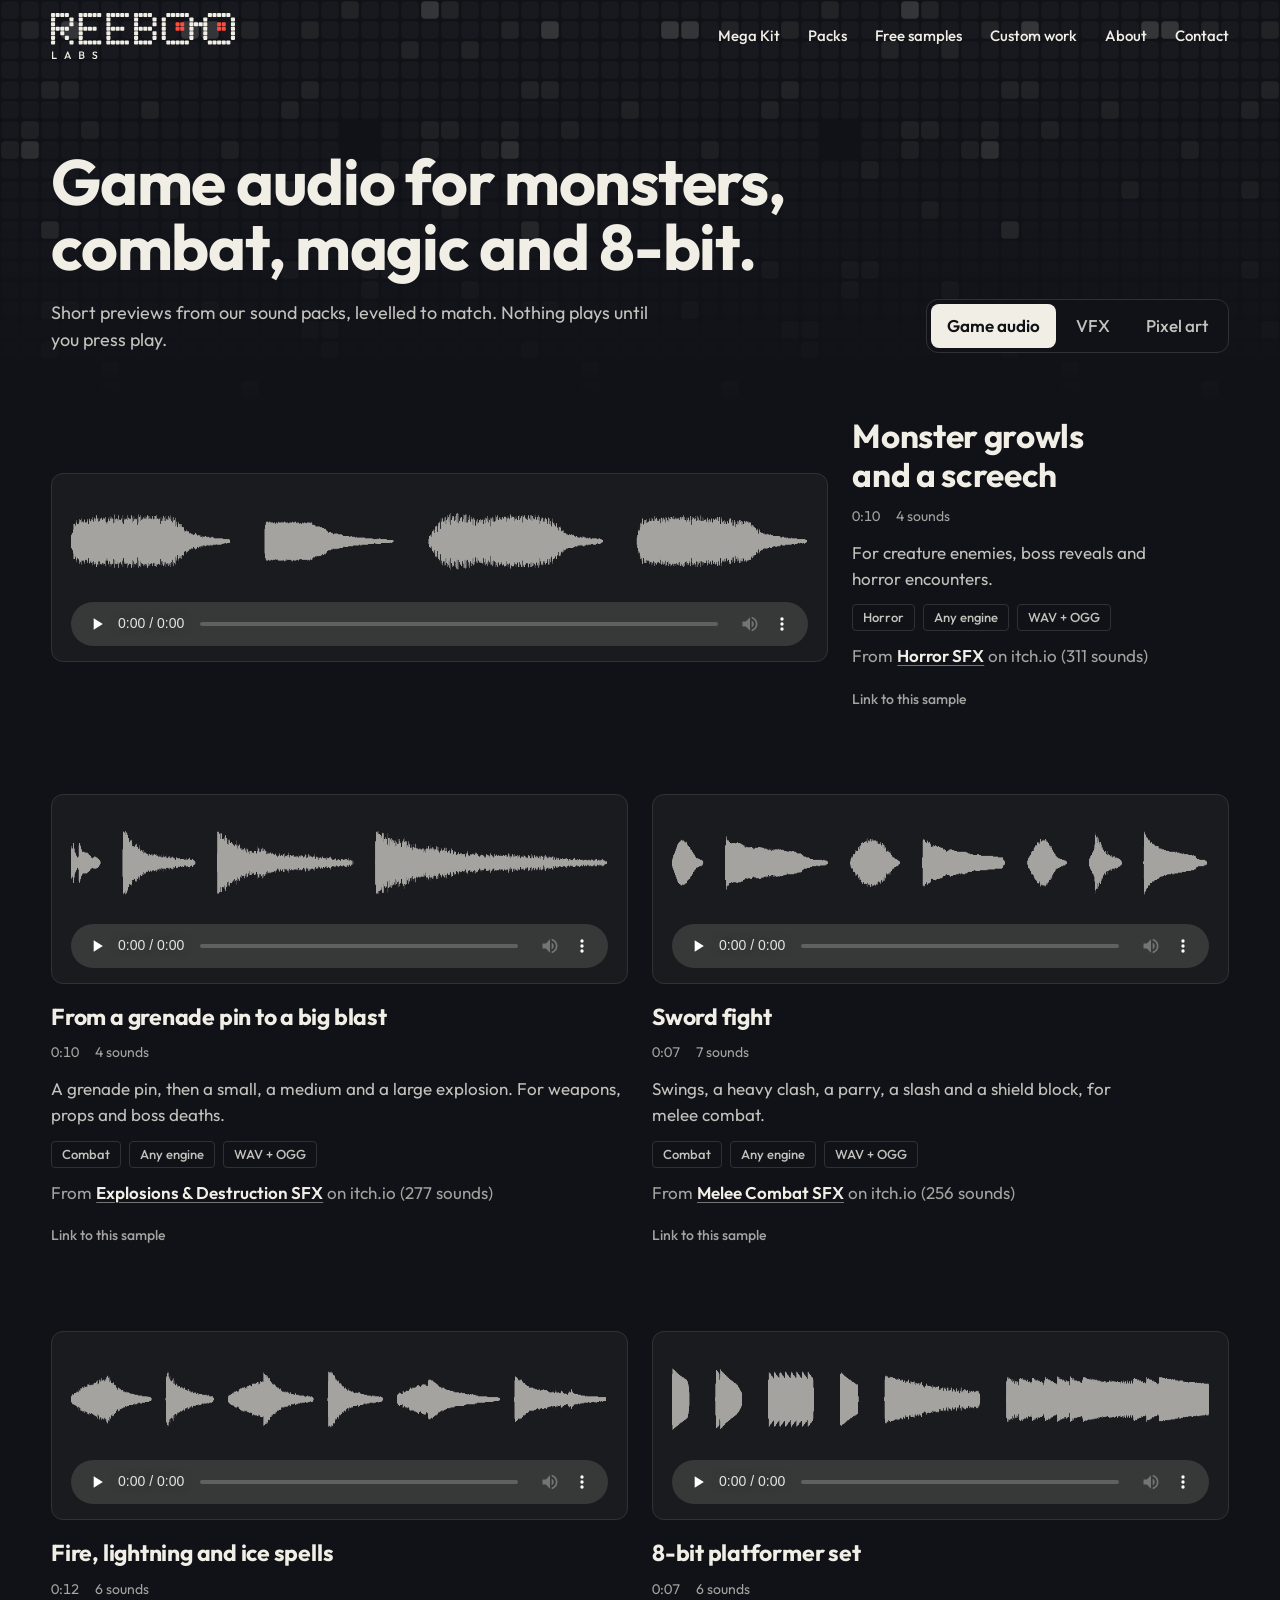
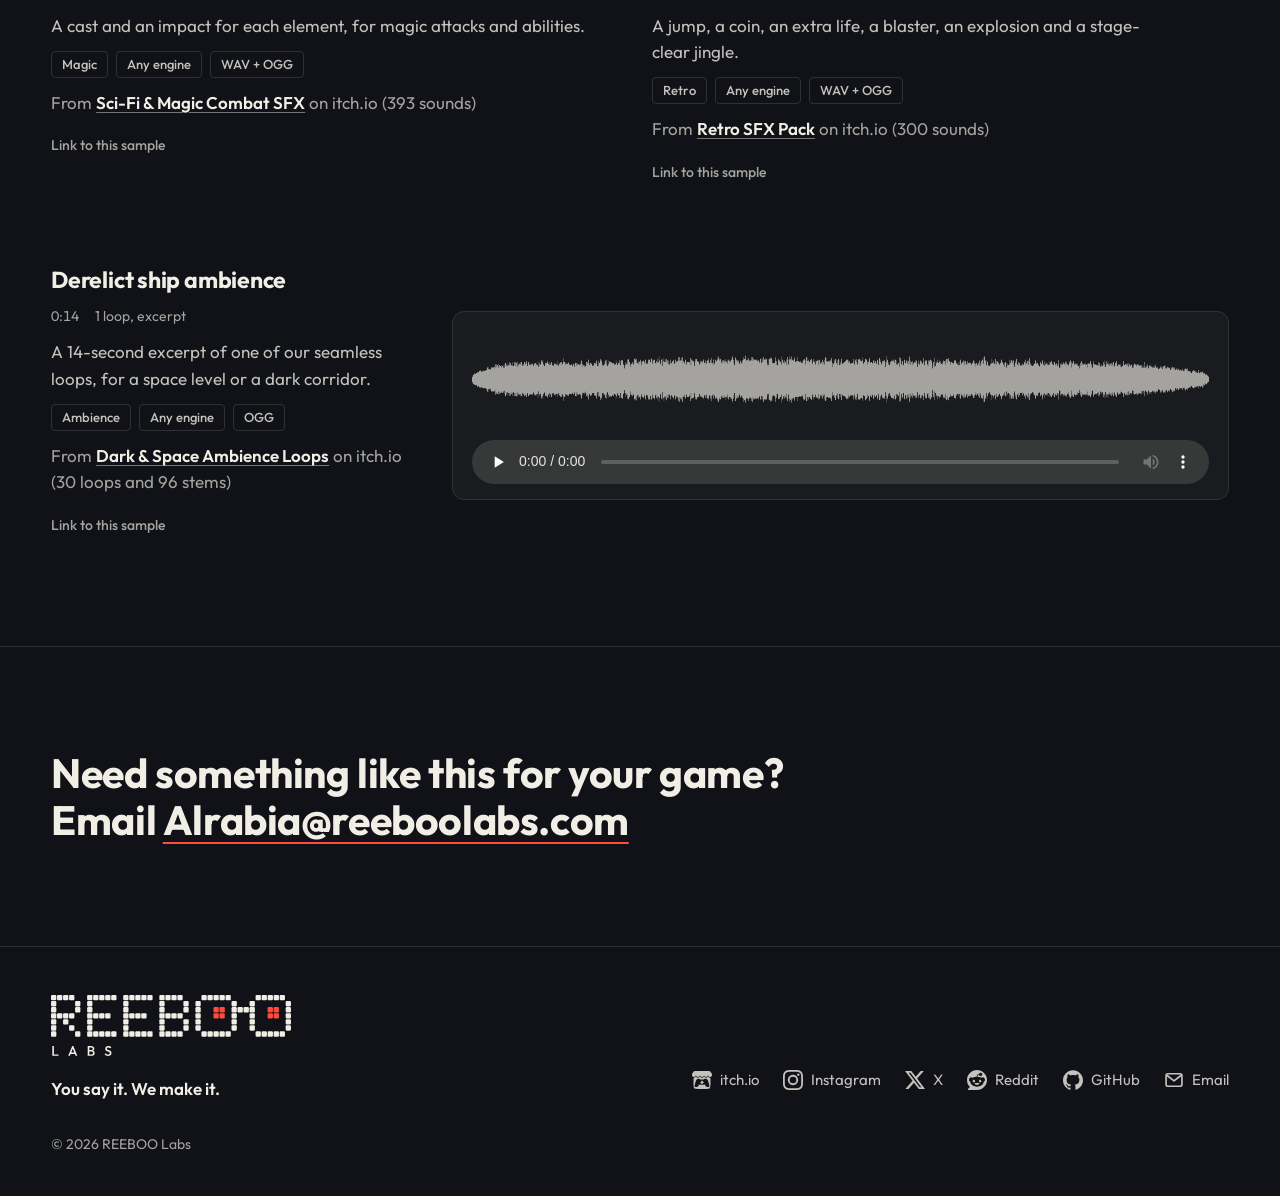
<file: audio/index.html>
<!doctype html>
<html lang="en">
<head>
<meta charset="utf-8">
<meta name="viewport" content="width=device-width, initial-scale=1">
<meta http-equiv="Content-Security-Policy" content="default-src 'none'; script-src 'self' 'sha256-Du+OJKJSbdUgz5nrHeWWINvez6XKDDU/tyj/5c2uvwo='; style-src 'self'; img-src 'self'; font-src 'self'; connect-src 'self'; media-src 'self'; manifest-src 'self'; base-uri 'none'; form-action 'none'">
<meta name="referrer" content="strict-origin-when-cross-origin">
<script>document.documentElement.classList.add('js')</script>
<title>Game Audio Samples: Monsters, Combat, Magic, 8-bit | REEBOO Labs</title>
<meta name="description" content="Short previews from our game sound packs: monster growls, explosions, a sword fight, spells, 8-bit effects and a space ambience. Press play; each clip is under 15 seconds.">
<meta name="robots" content="index,follow">
<link rel="canonical" href="https://reeboolabs.com/audio/">
<meta name="theme-color" content="#101217">
<meta name="color-scheme" content="dark">
<link rel="preload" href="/assets/fonts/outfit-var-latin.woff2" as="font" type="font/woff2" crossorigin>
<link rel="stylesheet" href="/assets/css/site.css?v=20261030a">
<link rel="stylesheet" href="/assets/css/work.css?v=20261030a">
<link rel="icon" href="/favicon.ico" sizes="32x32">
<link rel="icon" href="/favicon.svg" type="image/svg+xml">
<link rel="apple-touch-icon" href="/apple-touch-icon.png">
<link rel="manifest" href="/site.webmanifest">
<meta property="og:type" content="website">
<meta property="og:site_name" content="REEBOO Labs">
<meta property="og:title" content="Game audio by REEBOO Labs: monsters, combat, magic, 8-bit">
<meta property="og:description" content="Short previews from our game sound packs: monster growls, explosions, a sword fight, spells, 8-bit effects and a space ambience. Press play; each clip is under 15 seconds.">
<meta property="og:url" content="https://reeboolabs.com/audio/">
<meta property="og:image" content="https://reeboolabs.com/assets/img/work/og-audio.png">
<meta property="og:image:width" content="1200">
<meta property="og:image:height" content="630">
<meta property="og:image:alt" content="Waveforms of six sound previews from REEBOO Labs packs">
<meta name="twitter:card" content="summary_large_image">
<meta name="twitter:site" content="@REEBOOLabs">
<meta name="twitter:title" content="Game audio by REEBOO Labs: monsters, combat, magic, 8-bit">
<meta name="twitter:description" content="Short previews from our game sound packs: monster growls, explosions, a sword fight, spells, 8-bit effects and a space ambience. Press play; each clip is under 15 seconds.">
<meta name="twitter:image" content="https://reeboolabs.com/assets/img/work/og-audio.png">
<script type="application/ld+json">{"@context":"https://schema.org","@type":"BreadcrumbList","itemListElement":[{"@type":"ListItem","position":1,"name":"REEBOO Labs","item":"https://reeboolabs.com/"},{"@type":"ListItem","position":2,"name":"Game audio","item":"https://reeboolabs.com/audio/"}]}</script>
</head>
<body id="top" class="wk wk--audio">
<a class="skip-link" href="#main">Skip to content</a>
<header class="site-header">
  <div class="wrap">
    <a class="brand" href="/"><img src="/assets/img/reeboo-labs_wordmark_on-dark.svg" width="798" height="201" alt="REEBOO Labs, home"></a>
    <nav class="nav" aria-label="Main">
      <button class="nav-toggle" type="button" aria-expanded="false" aria-controls="nav-list" hidden><span class="nav-toggle__icon" aria-hidden="true"></span>Menu</button>
      <ul class="nav__list" id="nav-list"><li><a class="line-link" href="/game-dev-mega-kit/">Mega Kit</a></li><li><a class="line-link" href="/#packs">Packs</a></li><li><a class="line-link" href="/#free-samples">Free samples</a></li><li><a class="line-link" href="/#custom-work">Custom work</a></li><li><a class="line-link" href="/#about">About</a></li><li><a class="line-link" href="/#contact">Contact</a></li></ul>
    </nav>
  </div>
</header>
<main id="main">
  <section class="wk-hero" aria-labelledby="wk-title">
    <div class="wrap">
      <div class="wk-hero__copy">
        <h1 id="wk-title">Game audio for monsters, combat, magic and 8-bit.</h1>
        <p class="wk-hero__sub">Short previews from our sound packs, levelled to match. Nothing plays until you press play.</p>
      </div>
      <nav class="wk-nav" aria-label="Our work"><ul><li><a href="/audio/" aria-current="page">Game audio</a></li><li><a href="/vfx/">VFX</a></li><li><a href="/pixel/">Pixel art</a></li></ul></nav>
    </div>
  </section>
  <section class="wk-samples" aria-labelledby="wk-title">
    <div class="wrap">
      <ol class="specs">
<li class="spec" id="monster-growls"><div class="spec__media spec__media--audio" data-wave><img class="spec__wave" src="/assets/media/work/audio/monster-growls-wave.png" width="1200" height="112" alt="" loading="lazy" decoding="async"><span class="spec__played" aria-hidden="true"></span><audio controls preload="none" aria-label="Monster growls and a screech, 10 seconds"><source src="/assets/media/work/audio/monster-growls.mp3" type="audio/mpeg"><a href="/assets/media/work/audio/monster-growls.mp3">Play the preview (MP3)</a></audio></div><div class="spec__body"><h2 class="spec__title" id="monster-growls-title">Monster growls and a screech</h2><p class="spec__meta"><span class="num">0:10</span><span>4 sounds</span></p><p class="spec__for">For creature enemies, boss reveals and horror encounters.</p><ul class="spec__tags" aria-label="Tags"><li>Horror</li><li>Any engine</li><li>WAV + OGG</li></ul><p class="spec__from">From <a class="inline-link" href="https://reeboolabs.itch.io/horror-sfx" rel="noopener">Horror SFX</a> on itch.io (311 sounds)</p><a class="spec__anchor line-link" href="#monster-growls" aria-label="Link to this sample: Monster growls and a screech">Link to this sample</a></div></li>
<li class="spec" id="explosions"><div class="spec__media spec__media--audio" data-wave><img class="spec__wave" src="/assets/media/work/audio/explosions-wave.png" width="1200" height="112" alt="" loading="lazy" decoding="async"><span class="spec__played" aria-hidden="true"></span><audio controls preload="none" aria-label="From a grenade pin to a big blast, 10 seconds"><source src="/assets/media/work/audio/explosions.mp3" type="audio/mpeg"><a href="/assets/media/work/audio/explosions.mp3">Play the preview (MP3)</a></audio></div><div class="spec__body"><h2 class="spec__title" id="explosions-title">From a grenade pin to a big blast</h2><p class="spec__meta"><span class="num">0:10</span><span>4 sounds</span></p><p class="spec__for">A grenade pin, then a small, a medium and a large explosion. For weapons, props and boss deaths.</p><ul class="spec__tags" aria-label="Tags"><li>Combat</li><li>Any engine</li><li>WAV + OGG</li></ul><p class="spec__from">From <a class="inline-link" href="https://reeboolabs.itch.io/explosions-destruction-sfx" rel="noopener">Explosions &amp; Destruction SFX</a> on itch.io (277 sounds)</p><a class="spec__anchor line-link" href="#explosions" aria-label="Link to this sample: From a grenade pin to a big blast">Link to this sample</a></div></li>
<li class="spec" id="sword-fight"><div class="spec__media spec__media--audio" data-wave><img class="spec__wave" src="/assets/media/work/audio/sword-fight-wave.png" width="1200" height="112" alt="" loading="lazy" decoding="async"><span class="spec__played" aria-hidden="true"></span><audio controls preload="none" aria-label="Sword fight, 7 seconds"><source src="/assets/media/work/audio/sword-fight.mp3" type="audio/mpeg"><a href="/assets/media/work/audio/sword-fight.mp3">Play the preview (MP3)</a></audio></div><div class="spec__body"><h2 class="spec__title" id="sword-fight-title">Sword fight</h2><p class="spec__meta"><span class="num">0:07</span><span>7 sounds</span></p><p class="spec__for">Swings, a heavy clash, a parry, a slash and a shield block, for melee combat.</p><ul class="spec__tags" aria-label="Tags"><li>Combat</li><li>Any engine</li><li>WAV + OGG</li></ul><p class="spec__from">From <a class="inline-link" href="https://reeboolabs.itch.io/melee-combat-sfx" rel="noopener">Melee Combat SFX</a> on itch.io (256 sounds)</p><a class="spec__anchor line-link" href="#sword-fight" aria-label="Link to this sample: Sword fight">Link to this sample</a></div></li>
<li class="spec" id="spell-elements"><div class="spec__media spec__media--audio" data-wave><img class="spec__wave" src="/assets/media/work/audio/spell-elements-wave.png" width="1200" height="112" alt="" loading="lazy" decoding="async"><span class="spec__played" aria-hidden="true"></span><audio controls preload="none" aria-label="Fire, lightning and ice spells, 12 seconds"><source src="/assets/media/work/audio/spell-elements.mp3" type="audio/mpeg"><a href="/assets/media/work/audio/spell-elements.mp3">Play the preview (MP3)</a></audio></div><div class="spec__body"><h2 class="spec__title" id="spell-elements-title">Fire, lightning and ice spells</h2><p class="spec__meta"><span class="num">0:12</span><span>6 sounds</span></p><p class="spec__for">A cast and an impact for each element, for magic attacks and abilities.</p><ul class="spec__tags" aria-label="Tags"><li>Magic</li><li>Any engine</li><li>WAV + OGG</li></ul><p class="spec__from">From <a class="inline-link" href="https://reeboolabs.itch.io/scifi-magic-sfx" rel="noopener">Sci-Fi &amp; Magic Combat SFX</a> on itch.io (393 sounds)</p><a class="spec__anchor line-link" href="#spell-elements" aria-label="Link to this sample: Fire, lightning and ice spells">Link to this sample</a></div></li>
<li class="spec" id="retro-8bit"><div class="spec__media spec__media--audio" data-wave><img class="spec__wave" src="/assets/media/work/audio/retro-8bit-wave.png" width="1200" height="112" alt="" loading="lazy" decoding="async"><span class="spec__played" aria-hidden="true"></span><audio controls preload="none" aria-label="8-bit platformer set, 7 seconds"><source src="/assets/media/work/audio/retro-8bit.mp3" type="audio/mpeg"><a href="/assets/media/work/audio/retro-8bit.mp3">Play the preview (MP3)</a></audio></div><div class="spec__body"><h2 class="spec__title" id="retro-8bit-title">8-bit platformer set</h2><p class="spec__meta"><span class="num">0:07</span><span>6 sounds</span></p><p class="spec__for">A jump, a coin, an extra life, a blaster, an explosion and a stage-clear jingle.</p><ul class="spec__tags" aria-label="Tags"><li>Retro</li><li>Any engine</li><li>WAV + OGG</li></ul><p class="spec__from">From <a class="inline-link" href="https://reeboolabs.itch.io/retro-sfx-pack" rel="noopener">Retro SFX Pack</a> on itch.io (300 sounds)</p><a class="spec__anchor line-link" href="#retro-8bit" aria-label="Link to this sample: 8-bit platformer set">Link to this sample</a></div></li>
<li class="spec" id="derelict-ambience"><div class="spec__media spec__media--audio" data-wave><img class="spec__wave" src="/assets/media/work/audio/derelict-ambience-wave.png" width="1200" height="112" alt="" loading="lazy" decoding="async"><span class="spec__played" aria-hidden="true"></span><audio controls preload="none" aria-label="Derelict ship ambience, 14 seconds"><source src="/assets/media/work/audio/derelict-ambience.mp3" type="audio/mpeg"><a href="/assets/media/work/audio/derelict-ambience.mp3">Play the preview (MP3)</a></audio></div><div class="spec__body"><h2 class="spec__title" id="derelict-ambience-title">Derelict ship ambience</h2><p class="spec__meta"><span class="num">0:14</span><span>1 loop, excerpt</span></p><p class="spec__for">A 14-second excerpt of one of our seamless loops, for a space level or a dark corridor.</p><ul class="spec__tags" aria-label="Tags"><li>Ambience</li><li>Any engine</li><li>OGG</li></ul><p class="spec__from">From <a class="inline-link" href="https://reeboolabs.itch.io/space-dark-ambience" rel="noopener">Dark &amp; Space Ambience Loops</a> on itch.io (30 loops and 96 stems)</p><a class="spec__anchor line-link" href="#derelict-ambience" aria-label="Link to this sample: Derelict ship ambience">Link to this sample</a></div></li>
      </ol>
    </div>
  </section>
  <section class="wk-close" aria-label="Contact">
    <div class="wrap">
      <p class="wk-close__line">Need something like this for your game? Email <a href="mailto:Alrabia@reeboolabs.com?subject=Game%20audio">Alrabia@reeboolabs.com</a></p>
    </div>
  </section>
</main>
<footer class="site-footer">
  <div class="wrap">
    <div class="footer__brand">
      <img src="/assets/img/reeboo-labs_wordmark_on-dark.svg" width="798" height="201" alt="REEBOO Labs" loading="lazy" decoding="async">
      <p class="footer__tag">You say it. We make it.</p>
    </div>
    <ul class="footer__links" aria-label="Elsewhere"><li><a class="footer__link" href="https://reeboolabs.itch.io/" rel="noopener" aria-label="REEBOO Labs on itch.io"><svg class="footer__icon" viewBox="0 0 24 24" width="20" height="20" aria-hidden="true" focusable="false"><path fill="currentColor" d="M3.13 1.338C2.08 1.96.02 4.328 0 4.95v1.03c0 1.303 1.22 2.45 2.325 2.45 1.33 0 2.436-1.102 2.436-2.41 0 1.308 1.07 2.41 2.4 2.41 1.328 0 2.362-1.102 2.362-2.41 0 1.308 1.137 2.41 2.466 2.41h.024c1.33 0 2.466-1.102 2.466-2.41 0 1.308 1.034 2.41 2.363 2.41 1.33 0 2.4-1.102 2.4-2.41 0 1.308 1.106 2.41 2.435 2.41C22.78 8.43 24 7.282 24 5.98V4.95c-.02-.62-2.082-2.99-3.13-3.612-3.253-.114-5.508-.134-8.87-.133-3.362 0-7.945.053-8.87.133zm6.376 6.477a2.74 2.74 0 0 1-.468.602c-.5.49-1.19.795-1.947.795a2.786 2.786 0 0 1-1.95-.795c-.182-.178-.32-.37-.446-.59-.127.222-.303.412-.486.59a2.788 2.788 0 0 1-1.95.795c-.092 0-.187-.025-.264-.052-.107 1.113-.152 2.176-.168 2.95v.005l-.006 1.167c.02 2.334-.23 7.564 1.03 8.85 1.952.454 5.545.662 9.15.663 3.605 0 7.198-.21 9.15-.664 1.26-1.284 1.01-6.514 1.03-8.848l-.006-1.167v-.004c-.016-.775-.06-1.838-.168-2.95-.077.026-.172.052-.263.052a2.788 2.788 0 0 1-1.95-.795c-.184-.178-.36-.368-.486-.59-.127.22-.265.412-.447.59a2.786 2.786 0 0 1-1.95.794c-.76 0-1.446-.303-1.948-.793a2.74 2.74 0 0 1-.468-.602 2.738 2.738 0 0 1-.463.602 2.787 2.787 0 0 1-1.95.794h-.16a2.787 2.787 0 0 1-1.95-.793 2.738 2.738 0 0 1-.464-.602zm-2.004 2.59v.002c.795.002 1.5 0 2.373.953.687-.072 1.406-.108 2.125-.107.72 0 1.438.035 2.125.107.873-.953 1.578-.95 2.372-.953.376 0 1.876 0 2.92 2.934l1.123 4.028c.832 2.995-.266 3.068-1.636 3.07-2.03-.075-3.156-1.55-3.156-3.025-1.124.184-2.436.276-3.748.277-1.312 0-2.624-.093-3.748-.277 0 1.475-1.125 2.95-3.156 3.026-1.37-.004-2.468-.077-1.636-3.072l1.122-4.027c1.045-2.934 2.545-2.934 2.92-2.934zM12 12.714c-.002.002-2.14 1.964-2.523 2.662l1.4-.056v1.22c0 .056.56.033 1.123.007.562.026 1.124.05 1.124-.008v-1.22l1.4.055C14.138 14.677 12 12.713 12 12.713z"/></svg><span>itch.io</span></a></li><li><a class="footer__link" href="https://www.instagram.com/reeboolabs/" rel="noopener" aria-label="REEBOO Labs on Instagram, @reeboolabs"><svg class="footer__icon" viewBox="0 0 24 24" width="20" height="20" aria-hidden="true" focusable="false"><path fill="currentColor" d="M7.0301.084c-1.2768.0602-2.1487.264-2.911.5634-.7888.3075-1.4575.72-2.1228 1.3877-.6652.6677-1.075 1.3368-1.3802 2.127-.2954.7638-.4956 1.6365-.552 2.914-.0564 1.2775-.0689 1.6882-.0626 4.947.0062 3.2586.0206 3.6671.0825 4.9473.061 1.2765.264 2.1482.5635 2.9107.308.7889.72 1.4573 1.388 2.1228.6679.6655 1.3365 1.0743 2.1285 1.38.7632.295 1.6361.4961 2.9134.552 1.2773.056 1.6884.069 4.9462.0627 3.2578-.0062 3.668-.0207 4.9478-.0814 1.28-.0607 2.147-.2652 2.9098-.5633.7889-.3086 1.4578-.72 2.1228-1.3881.665-.6682 1.0745-1.3378 1.3795-2.1284.2957-.7632.4966-1.636.552-2.9124.056-1.2809.0692-1.6898.063-4.948-.0063-3.2583-.021-3.6668-.0817-4.9465-.0607-1.2797-.264-2.1487-.5633-2.9117-.3084-.7889-.72-1.4568-1.3876-2.1228C21.2982 1.33 20.628.9208 19.8378.6165 19.074.321 18.2017.1197 16.9244.0645 15.6471.0093 15.236-.005 11.977.0014 8.718.0076 8.31.0215 7.0301.0839m.1402 21.6932c-1.17-.0509-1.8053-.2453-2.2287-.408-.5606-.216-.96-.4771-1.3819-.895-.422-.4178-.6811-.8186-.9-1.378-.1644-.4234-.3624-1.058-.4171-2.228-.0595-1.2645-.072-1.6442-.079-4.848-.007-3.2037.0053-3.583.0607-4.848.05-1.169.2456-1.805.408-2.2282.216-.5613.4762-.96.895-1.3816.4188-.4217.8184-.6814 1.3783-.9003.423-.1651 1.0575-.3614 2.227-.4171 1.2655-.06 1.6447-.072 4.848-.079 3.2033-.007 3.5835.005 4.8495.0608 1.169.0508 1.8053.2445 2.228.408.5608.216.96.4754 1.3816.895.4217.4194.6816.8176.9005 1.3787.1653.4217.3617 1.056.4169 2.2263.0602 1.2655.0739 1.645.0796 4.848.0058 3.203-.0055 3.5834-.061 4.848-.051 1.17-.245 1.8055-.408 2.2294-.216.5604-.4763.96-.8954 1.3814-.419.4215-.8181.6811-1.3783.9-.4224.1649-1.0577.3617-2.2262.4174-1.2656.0595-1.6448.072-4.8493.079-3.2045.007-3.5825-.006-4.848-.0608M16.953 5.5864A1.44 1.44 0 1 0 18.39 4.144a1.44 1.44 0 0 0-1.437 1.4424M5.8385 12.012c.0067 3.4032 2.7706 6.1557 6.173 6.1493 3.4026-.0065 6.157-2.7701 6.1506-6.1733-.0065-3.4032-2.771-6.1565-6.174-6.1498-3.403.0067-6.156 2.771-6.1496 6.1738M8 12.0077a4 4 0 1 1 4.008 3.9921A3.9996 3.9996 0 0 1 8 12.0077"/></svg><span>Instagram</span></a></li><li><a class="footer__link" href="https://x.com/REEBOOLabs" rel="noopener" aria-label="REEBOO Labs on X, @REEBOOLabs"><svg class="footer__icon" viewBox="0 0 24 24" width="20" height="20" aria-hidden="true" focusable="false"><path fill="currentColor" d="M18.901 1.153h3.68l-8.04 9.19L24 22.846h-7.406l-5.8-7.584-6.638 7.584H.474l8.6-9.83L0 1.154h7.594l5.243 6.932ZM17.61 20.644h2.039L6.486 3.24H4.298Z"/></svg><span>X</span></a></li><li><a class="footer__link" href="https://www.reddit.com/user/REEBOOLABS/" rel="noopener" aria-label="REEBOO Labs on Reddit, u/REEBOOLABS"><svg class="footer__icon" viewBox="0 0 24 24" width="20" height="20" aria-hidden="true" focusable="false"><path fill="currentColor" d="M12 0C5.373 0 0 5.373 0 12c0 3.314 1.343 6.314 3.515 8.485l-2.286 2.286C.775 23.225 1.097 24 1.738 24H12c6.627 0 12-5.373 12-12S18.627 0 12 0Zm4.388 3.199c1.104 0 1.999.895 1.999 1.999 0 1.105-.895 2-1.999 2-.946 0-1.739-.657-1.947-1.539v.002c-1.147.162-2.032 1.15-2.032 2.341v.007c1.776.067 3.4.567 4.686 1.363.473-.363 1.064-.58 1.707-.58 1.547 0 2.802 1.254 2.802 2.802 0 1.117-.655 2.081-1.601 2.531-.088 3.256-3.637 5.876-7.997 5.876-4.361 0-7.905-2.617-7.998-5.87-.954-.447-1.614-1.415-1.614-2.538 0-1.548 1.255-2.802 2.803-2.802.645 0 1.239.218 1.712.585 1.275-.79 2.881-1.291 4.64-1.365v-.01c0-1.663 1.263-3.034 2.88-3.207.188-.911.993-1.595 1.959-1.595Zm-8.085 8.376c-.784 0-1.459.78-1.506 1.797-.047 1.016.64 1.429 1.426 1.429.786 0 1.371-.369 1.418-1.385.047-1.017-.553-1.841-1.338-1.841Zm7.406 0c-.786 0-1.385.824-1.338 1.841.047 1.017.634 1.385 1.418 1.385.785 0 1.473-.413 1.426-1.429-.046-1.017-.721-1.797-1.506-1.797Zm-3.703 4.013c-.974 0-1.907.048-2.77.135-.147.015-.241.168-.183.305.483 1.154 1.622 1.964 2.953 1.964 1.33 0 2.47-.81 2.953-1.964.057-.137-.037-.29-.184-.305-.863-.087-1.795-.135-2.769-.135Z"/></svg><span>Reddit</span></a></li><li><a class="footer__link" href="https://github.com/reeboolabs" rel="noopener" aria-label="REEBOO Labs on GitHub, @reeboolabs"><svg class="footer__icon" viewBox="0 0 24 24" width="20" height="20" aria-hidden="true" focusable="false"><path fill="currentColor" d="M12 .297c-6.63 0-12 5.373-12 12 0 5.303 3.438 9.8 8.205 11.385.6.113.82-.258.82-.577 0-.285-.01-1.04-.015-2.04-3.338.724-4.042-1.61-4.042-1.61C4.422 18.07 3.633 17.7 3.633 17.7c-1.087-.744.084-.729.084-.729 1.205.084 1.838 1.236 1.838 1.236 1.07 1.835 2.809 1.305 3.495.998.108-.776.417-1.305.76-1.605-2.665-.3-5.466-1.332-5.466-5.93 0-1.31.465-2.38 1.235-3.22-.135-.303-.54-1.523.105-3.176 0 0 1.005-.322 3.3 1.23.96-.267 1.98-.399 3-.405 1.02.006 2.04.138 3 .405 2.28-1.552 3.285-1.23 3.285-1.23.645 1.653.24 2.873.12 3.176.765.84 1.23 1.91 1.23 3.22 0 4.61-2.805 5.625-5.475 5.92.42.36.81 1.096.81 2.22 0 1.606-.015 2.896-.015 3.286 0 .315.21.69.825.57C20.565 22.092 24 17.592 24 12.297c0-6.627-5.373-12-12-12"/></svg><span>GitHub</span></a></li><li><a class="footer__link" href="mailto:Alrabia@reeboolabs.com" aria-label="Email REEBOO Labs"><svg class="footer__icon" viewBox="0 0 24 24" width="20" height="20" aria-hidden="true" focusable="false" fill="none" stroke="currentColor" stroke-width="2" stroke-linejoin="round"><rect x="2.5" y="4.5" width="19" height="15" rx="2"/><path d="m3 6 9 7 9-7"/></svg><span>Email</span></a></li></ul>
    <p class="footer__legal">&copy; 2026 REEBOO Labs</p>
  </div>
</footer>
<script src="/assets/js/site.js?v=20261028d" defer></script>
<script src="/assets/js/mail.js?v=20261028a" defer></script>
<script src="/assets/js/work.js?v=20261030a" defer></script>
</body>
</html>
</file>
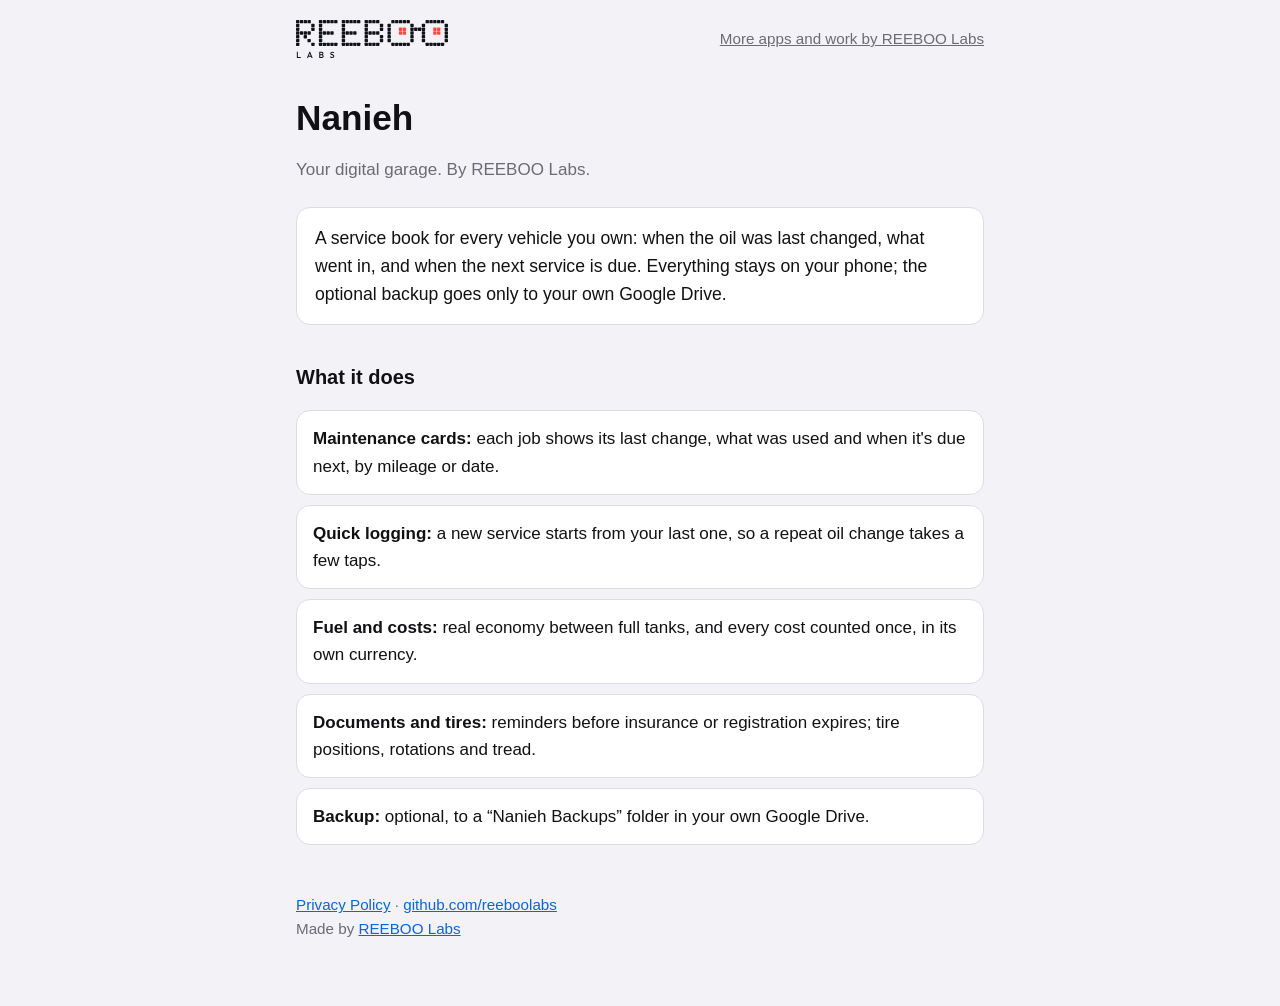
<file: nanieh/index.html>
<!doctype html>
<html lang="en">
<head>
<meta charset="utf-8">
<meta name="viewport" content="width=device-width, initial-scale=1">
<title>Nanieh | REEBOO Labs</title>
<meta name="description" content="Nanieh: your digital garage. A service book for every vehicle you own. Your data stays on your phone.">
<link rel="stylesheet" href="style.css">
</head>
<body>
<header class="rl-bar"><a class="rl-brand" href="/" aria-label="REEBOO Labs, home"><picture><source srcset="/assets/img/reeboo-labs_wordmark_on-dark.svg" media="(prefers-color-scheme: dark)"><img src="/assets/img/reeboo-labs_wordmark_on-light.svg" width="798" height="201" alt="REEBOO Labs"></picture></a><a class="rl-home" href="/#custom-work">More apps and work by REEBOO Labs</a></header>
<main>
  <h1>Nanieh</h1>
  <p class="muted">Your digital garage. By REEBOO Labs.</p>
  <p class="lead">A service book for every vehicle you own: when the oil was last changed, what went in, and when the next service is due. Everything stays on your phone; the optional backup goes only to your own Google Drive.</p>
  <h2>What it does</h2>
  <ul class="features">
    <li><strong>Maintenance cards:</strong> each job shows its last change, what was used and when it's due next, by mileage or date.</li>
    <li><strong>Quick logging:</strong> a new service starts from your last one, so a repeat oil change takes a few taps.</li>
    <li><strong>Fuel and costs:</strong> real economy between full tanks, and every cost counted once, in its own currency.</li>
    <li><strong>Documents and tires:</strong> reminders before insurance or registration expires; tire positions, rotations and tread.</li>
    <li><strong>Backup:</strong> optional, to a “Nanieh Backups” folder in your own Google Drive.</li>
  </ul>
  <footer>
    <a href="privacy.html">Privacy Policy</a> · <a href="https://github.com/reeboolabs" rel="noopener">github.com/reeboolabs</a>
  <br>Made by <a href="/">REEBOO Labs</a>
  </footer>
</main>
</body>
</html>
</file>
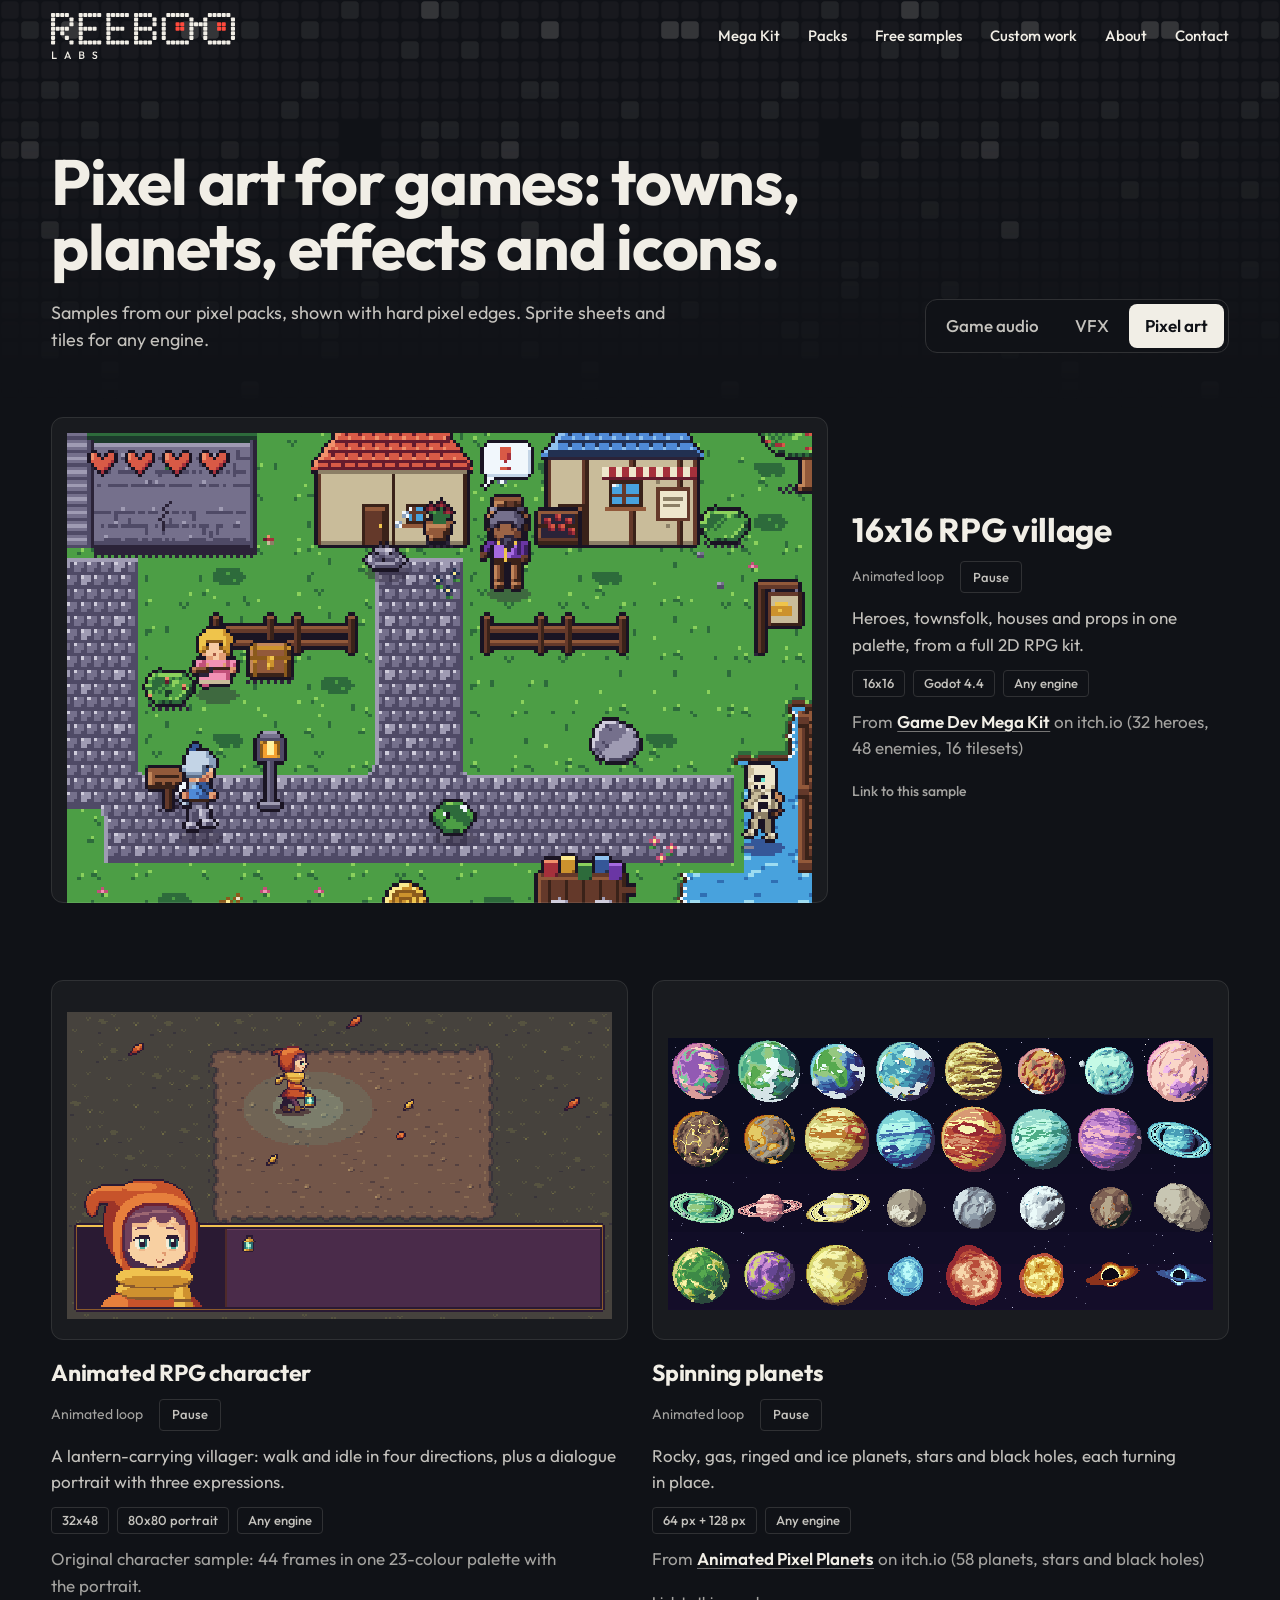
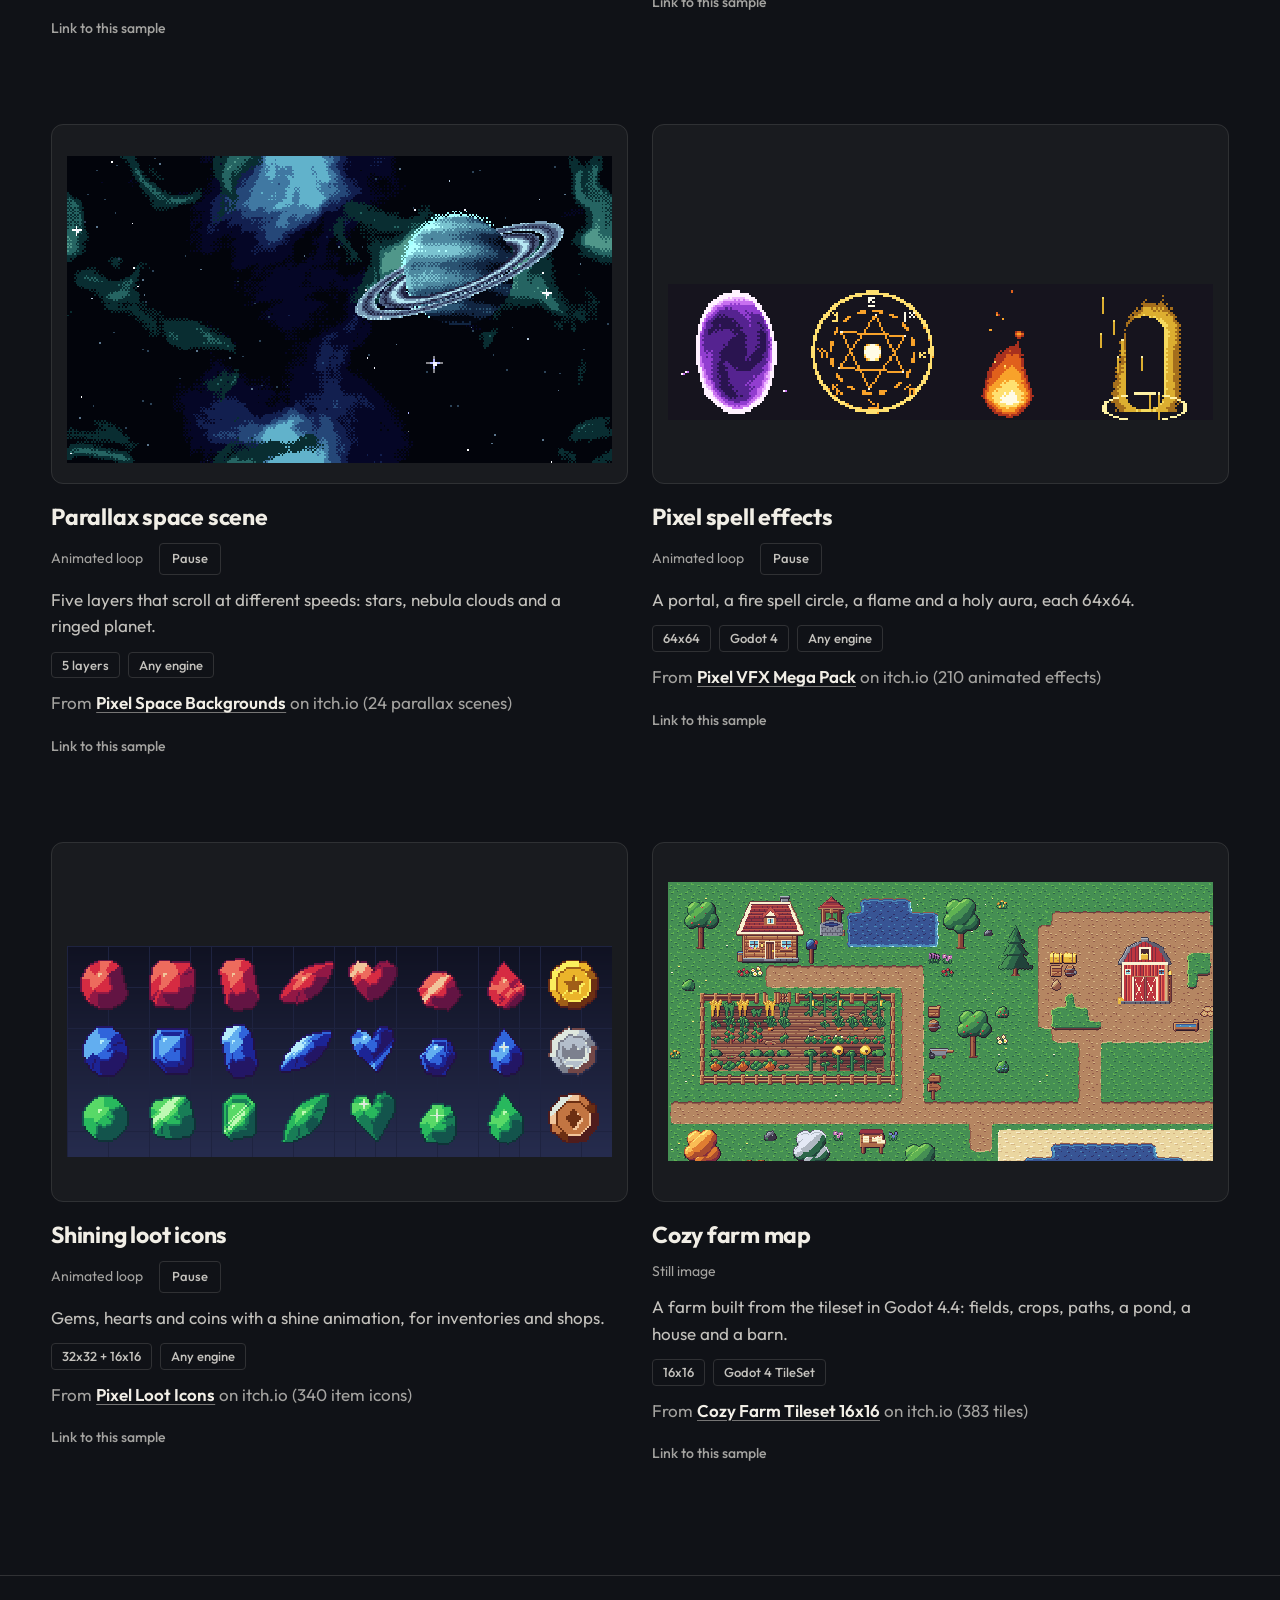
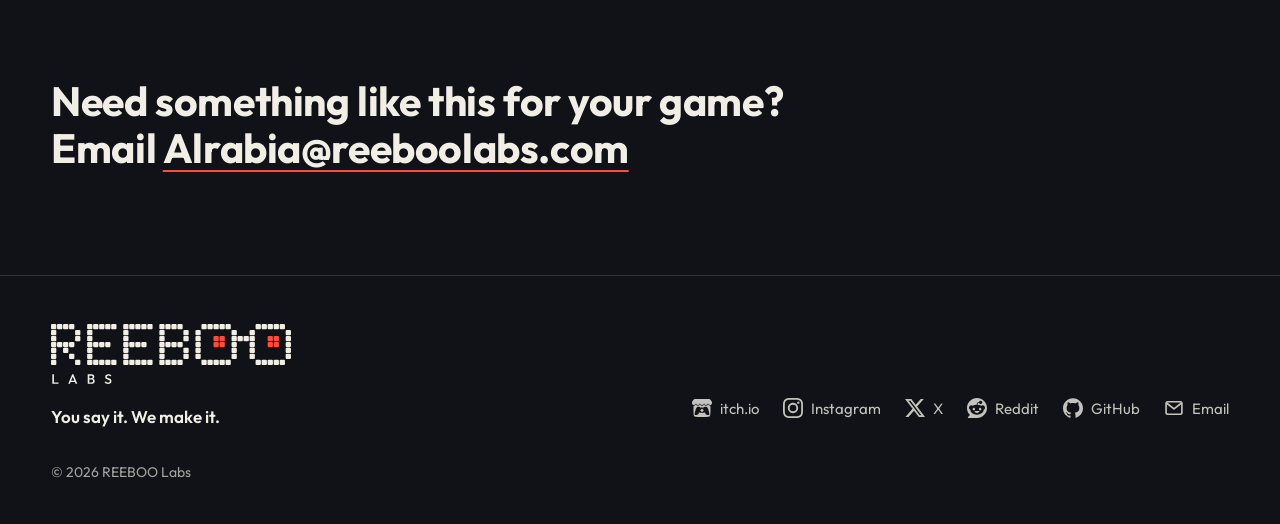
<file: pixel/index.html>
<!doctype html>
<html lang="en">
<head>
<meta charset="utf-8">
<meta name="viewport" content="width=device-width, initial-scale=1">
<meta http-equiv="Content-Security-Policy" content="default-src 'none'; script-src 'self' 'sha256-Du+OJKJSbdUgz5nrHeWWINvez6XKDDU/tyj/5c2uvwo='; style-src 'self'; img-src 'self'; font-src 'self'; connect-src 'self'; media-src 'self'; manifest-src 'self'; base-uri 'none'; form-action 'none'">
<meta name="referrer" content="strict-origin-when-cross-origin">
<script>document.documentElement.classList.add('js')</script>
<title>Pixel Art Samples: RPG Town, Planets, Space, Effects | REEBOO Labs</title>
<meta name="description" content="Animated samples of our pixel art: a 16x16 RPG village, an RPG character, spinning planets, a parallax space scene, spell effects, loot icons and a farm map.">
<meta name="robots" content="index,follow">
<link rel="canonical" href="https://reeboolabs.com/pixel/">
<meta name="theme-color" content="#101217">
<meta name="color-scheme" content="dark">
<link rel="preload" href="/assets/fonts/outfit-var-latin.woff2" as="font" type="font/woff2" crossorigin>
<link rel="stylesheet" href="/assets/css/site.css?v=20261030a">
<link rel="stylesheet" href="/assets/css/work.css?v=20261030a">
<link rel="icon" href="/favicon.ico" sizes="32x32">
<link rel="icon" href="/favicon.svg" type="image/svg+xml">
<link rel="apple-touch-icon" href="/apple-touch-icon.png">
<link rel="manifest" href="/site.webmanifest">
<meta property="og:type" content="website">
<meta property="og:site_name" content="REEBOO Labs">
<meta property="og:title" content="Pixel art by REEBOO Labs: towns, planets, effects and icons">
<meta property="og:description" content="Animated samples of our pixel art: a 16x16 RPG village, an RPG character, spinning planets, a parallax space scene, spell effects, loot icons and a farm map.">
<meta property="og:url" content="https://reeboolabs.com/pixel/">
<meta property="og:image" content="https://reeboolabs.com/assets/img/work/og-pixel.png">
<meta property="og:image:width" content="1200">
<meta property="og:image:height" content="630">
<meta property="og:image:alt" content="A 16x16 pixel art village with heroes, townsfolk and houses">
<meta name="twitter:card" content="summary_large_image">
<meta name="twitter:site" content="@REEBOOLabs">
<meta name="twitter:title" content="Pixel art by REEBOO Labs: towns, planets, effects and icons">
<meta name="twitter:description" content="Animated samples of our pixel art: a 16x16 RPG village, an RPG character, spinning planets, a parallax space scene, spell effects, loot icons and a farm map.">
<meta name="twitter:image" content="https://reeboolabs.com/assets/img/work/og-pixel.png">
<script type="application/ld+json">{"@context":"https://schema.org","@type":"BreadcrumbList","itemListElement":[{"@type":"ListItem","position":1,"name":"REEBOO Labs","item":"https://reeboolabs.com/"},{"@type":"ListItem","position":2,"name":"Pixel art","item":"https://reeboolabs.com/pixel/"}]}</script>
</head>
<body id="top" class="wk wk--pixel">
<a class="skip-link" href="#main">Skip to content</a>
<header class="site-header">
  <div class="wrap">
    <a class="brand" href="/"><img src="/assets/img/reeboo-labs_wordmark_on-dark.svg" width="798" height="201" alt="REEBOO Labs, home"></a>
    <nav class="nav" aria-label="Main">
      <button class="nav-toggle" type="button" aria-expanded="false" aria-controls="nav-list" hidden><span class="nav-toggle__icon" aria-hidden="true"></span>Menu</button>
      <ul class="nav__list" id="nav-list"><li><a class="line-link" href="/game-dev-mega-kit/">Mega Kit</a></li><li><a class="line-link" href="/#packs">Packs</a></li><li><a class="line-link" href="/#free-samples">Free samples</a></li><li><a class="line-link" href="/#custom-work">Custom work</a></li><li><a class="line-link" href="/#about">About</a></li><li><a class="line-link" href="/#contact">Contact</a></li></ul>
    </nav>
  </div>
</header>
<main id="main">
  <section class="wk-hero" aria-labelledby="wk-title">
    <div class="wrap">
      <div class="wk-hero__copy">
        <h1 id="wk-title">Pixel art for games: towns, planets, effects and icons.</h1>
        <p class="wk-hero__sub">Samples from our pixel packs, shown with hard pixel edges. Sprite sheets and tiles for any engine.</p>
      </div>
      <nav class="wk-nav" aria-label="Our work"><ul><li><a href="/audio/">Game audio</a></li><li><a href="/vfx/">VFX</a></li><li><a href="/pixel/" aria-current="page">Pixel art</a></li></ul></nav>
    </div>
  </section>
  <section class="wk-samples" aria-labelledby="wk-title">
    <div class="wrap">
      <ol class="specs">
<li class="spec" id="rpg-village"><div class="spec__media spec__media--pixel"><picture><source media="(prefers-reduced-motion: reduce)" srcset="/assets/media/work/pixel/rpg-village-still.webp"><img class="px" src="/assets/media/work/pixel/rpg-village.webp" data-anim="/assets/media/work/pixel/rpg-village.webp" data-still="/assets/media/work/pixel/rpg-village-still.webp" width="220" height="140" loading="lazy" decoding="async" alt="A pixel art village street with a heart bar, a stone path, wooden fences, shops and characters walking and idling"></picture></div><div class="spec__body"><h2 class="spec__title" id="rpg-village-title">16x16 RPG village</h2><p class="spec__meta"><span>Animated loop</span><button class="spec__toggle" type="button" data-toggle hidden><span data-state>Pause</span><span class="sr-only"> 16x16 RPG village</span></button></p><p class="spec__for">Heroes, townsfolk, houses and props in one palette, from a full 2D RPG kit.</p><ul class="spec__tags" aria-label="Tags"><li>16x16</li><li>Godot 4.4</li><li>Any engine</li></ul><p class="spec__from">From <a class="inline-link" href="https://reeboolabs.itch.io/game-dev-mega-bundle" rel="noopener">Game Dev Mega Kit</a> on itch.io (32 heroes, 48 enemies, 16 tilesets)</p><a class="spec__anchor line-link" href="#rpg-village" aria-label="Link to this sample: 16x16 RPG village">Link to this sample</a></div></li>
<li class="spec" id="lantern-villager"><div class="spec__media spec__media--pixel"><picture><source media="(prefers-reduced-motion: reduce)" srcset="/assets/media/work/pixel/lantern-villager-still.webp"><img class="px" src="/assets/media/work/pixel/lantern-villager.webp" data-anim="/assets/media/work/pixel/lantern-villager.webp" data-still="/assets/media/work/pixel/lantern-villager-still.webp" width="640" height="360" loading="lazy" decoding="async" alt="A pixel art girl in a rust hood and mustard scarf walks around an autumn clearing carrying a glowing lantern, with her portrait in a dialogue box below"></picture></div><div class="spec__body"><h2 class="spec__title" id="lantern-villager-title">Animated RPG character</h2><p class="spec__meta"><span>Animated loop</span><button class="spec__toggle" type="button" data-toggle hidden><span data-state>Pause</span><span class="sr-only"> Animated RPG character</span></button></p><p class="spec__for">A lantern-carrying villager: walk and idle in four directions, plus a dialogue portrait with three expressions.</p><ul class="spec__tags" aria-label="Tags"><li>32x48</li><li>80x80 portrait</li><li>Any engine</li></ul><p class="spec__from">Original character sample: 44 frames in one 23-colour palette with the portrait.</p><a class="spec__anchor line-link" href="#lantern-villager" aria-label="Link to this sample: Animated RPG character">Link to this sample</a></div></li>
<li class="spec" id="planets"><div class="spec__media spec__media--pixel"><picture><source media="(prefers-reduced-motion: reduce)" srcset="/assets/media/work/pixel/planets-still.webp"><img class="px" src="/assets/media/work/pixel/planets.webp" data-anim="/assets/media/work/pixel/planets.webp" data-still="/assets/media/work/pixel/planets-still.webp" width="1024" height="512" loading="lazy" decoding="async" alt="Four rows of pixel art planets spinning: earth-like, desert, gas giants, ringed, moons, a sun and two black holes"></picture></div><div class="spec__body"><h2 class="spec__title" id="planets-title">Spinning planets</h2><p class="spec__meta"><span>Animated loop</span><button class="spec__toggle" type="button" data-toggle hidden><span data-state>Pause</span><span class="sr-only"> Spinning planets</span></button></p><p class="spec__for">Rocky, gas, ringed and ice planets, stars and black holes, each turning in place.</p><ul class="spec__tags" aria-label="Tags"><li>64 px + 128 px</li><li>Any engine</li></ul><p class="spec__from">From <a class="inline-link" href="https://reeboolabs.itch.io/pixel-planets-pack" rel="noopener">Animated Pixel Planets</a> on itch.io (58 planets, stars and black holes)</p><a class="spec__anchor line-link" href="#planets" aria-label="Link to this sample: Spinning planets">Link to this sample</a></div></li>
<li class="spec" id="space-parallax"><div class="spec__media spec__media--pixel"><picture><source media="(prefers-reduced-motion: reduce)" srcset="/assets/media/work/pixel/space-parallax-still.webp"><img class="px" src="/assets/media/work/pixel/space-parallax.webp" data-anim="/assets/media/work/pixel/space-parallax.webp" data-still="/assets/media/work/pixel/space-parallax-still.webp" width="320" height="180" loading="lazy" decoding="async" alt="A pixel art space scene scrolling sideways, with teal nebula clouds, stars and a ringed planet"></picture></div><div class="spec__body"><h2 class="spec__title" id="space-parallax-title">Parallax space scene</h2><p class="spec__meta"><span>Animated loop</span><button class="spec__toggle" type="button" data-toggle hidden><span data-state>Pause</span><span class="sr-only"> Parallax space scene</span></button></p><p class="spec__for">Five layers that scroll at different speeds: stars, nebula clouds and a ringed planet.</p><ul class="spec__tags" aria-label="Tags"><li>5 layers</li><li>Any engine</li></ul><p class="spec__from">From <a class="inline-link" href="https://reeboolabs.itch.io/pixel-space-backgrounds" rel="noopener">Pixel Space Backgrounds</a> on itch.io (24 parallax scenes)</p><a class="spec__anchor line-link" href="#space-parallax" aria-label="Link to this sample: Parallax space scene">Link to this sample</a></div></li>
<li class="spec" id="spell-effects"><div class="spec__media spec__media--pixel"><picture><source media="(prefers-reduced-motion: reduce)" srcset="/assets/media/work/pixel/pixel-effects-still.webp"><img class="px" src="/assets/media/work/pixel/pixel-effects.webp" data-anim="/assets/media/work/pixel/pixel-effects.webp" data-still="/assets/media/work/pixel/pixel-effects-still.webp" width="256" height="64" loading="lazy" decoding="async" alt="Four looping pixel effects in a row: a purple portal, a golden fire spell circle, an orange flame and a golden holy aura"></picture></div><div class="spec__body"><h2 class="spec__title" id="spell-effects-title">Pixel spell effects</h2><p class="spec__meta"><span>Animated loop</span><button class="spec__toggle" type="button" data-toggle hidden><span data-state>Pause</span><span class="sr-only"> Pixel spell effects</span></button></p><p class="spec__for">A portal, a fire spell circle, a flame and a holy aura, each 64x64.</p><ul class="spec__tags" aria-label="Tags"><li>64x64</li><li>Godot 4</li><li>Any engine</li></ul><p class="spec__from">From <a class="inline-link" href="https://reeboolabs.itch.io/pixel-vfx-mega-pack" rel="noopener">Pixel VFX Mega Pack</a> on itch.io (210 animated effects)</p><a class="spec__anchor line-link" href="#spell-effects" aria-label="Link to this sample: Pixel spell effects">Link to this sample</a></div></li>
<li class="spec" id="loot-icons"><div class="spec__media spec__media--pixel"><picture><source media="(prefers-reduced-motion: reduce)" srcset="/assets/media/work/pixel/loot-icons-still.webp"><img class="px" src="/assets/media/work/pixel/loot-icons.webp" data-anim="/assets/media/work/pixel/loot-icons.webp" data-still="/assets/media/work/pixel/loot-icons-still.webp" width="848" height="328" loading="lazy" decoding="async" alt="Three rows of pixel gems and hearts in red, blue and green, plus gold, silver and bronze coins, with light glinting across them"></picture></div><div class="spec__body"><h2 class="spec__title" id="loot-icons-title">Shining loot icons</h2><p class="spec__meta"><span>Animated loop</span><button class="spec__toggle" type="button" data-toggle hidden><span data-state>Pause</span><span class="sr-only"> Shining loot icons</span></button></p><p class="spec__for">Gems, hearts and coins with a shine animation, for inventories and shops.</p><ul class="spec__tags" aria-label="Tags"><li>32x32 + 16x16</li><li>Any engine</li></ul><p class="spec__from">From <a class="inline-link" href="https://reeboolabs.itch.io/pixel-loot-icons" rel="noopener">Pixel Loot Icons</a> on itch.io (340 item icons)</p><a class="spec__anchor line-link" href="#loot-icons" aria-label="Link to this sample: Shining loot icons">Link to this sample</a></div></li>
<li class="spec" id="cozy-farm"><div class="spec__media spec__media--pixel"><img class="px" src="/assets/media/work/pixel/cozy-farm-still.webp" width="640" height="328" loading="lazy" decoding="async" alt="A top-down pixel art farm with crop fields behind a wooden fence, dirt paths, trees, a pond, a red-roofed house and a red barn"></div><div class="spec__body"><h2 class="spec__title" id="cozy-farm-title">Cozy farm map</h2><p class="spec__meta"><span>Still image</span></p><p class="spec__for">A farm built from the tileset in Godot 4.4: fields, crops, paths, a pond, a house and a barn.</p><ul class="spec__tags" aria-label="Tags"><li>16x16</li><li>Godot 4 TileSet</li></ul><p class="spec__from">From <a class="inline-link" href="https://reeboolabs.itch.io/cozy-farm-tileset-16x16" rel="noopener">Cozy Farm Tileset 16x16</a> on itch.io (383 tiles)</p><a class="spec__anchor line-link" href="#cozy-farm" aria-label="Link to this sample: Cozy farm map">Link to this sample</a></div></li>
      </ol>
    </div>
  </section>
  <section class="wk-close" aria-label="Contact">
    <div class="wrap">
      <p class="wk-close__line">Need something like this for your game? Email <a href="mailto:Alrabia@reeboolabs.com?subject=Pixel%20art">Alrabia@reeboolabs.com</a></p>
    </div>
  </section>
</main>
<footer class="site-footer">
  <div class="wrap">
    <div class="footer__brand">
      <img src="/assets/img/reeboo-labs_wordmark_on-dark.svg" width="798" height="201" alt="REEBOO Labs" loading="lazy" decoding="async">
      <p class="footer__tag">You say it. We make it.</p>
    </div>
    <ul class="footer__links" aria-label="Elsewhere"><li><a class="footer__link" href="https://reeboolabs.itch.io/" rel="noopener" aria-label="REEBOO Labs on itch.io"><svg class="footer__icon" viewBox="0 0 24 24" width="20" height="20" aria-hidden="true" focusable="false"><path fill="currentColor" d="M3.13 1.338C2.08 1.96.02 4.328 0 4.95v1.03c0 1.303 1.22 2.45 2.325 2.45 1.33 0 2.436-1.102 2.436-2.41 0 1.308 1.07 2.41 2.4 2.41 1.328 0 2.362-1.102 2.362-2.41 0 1.308 1.137 2.41 2.466 2.41h.024c1.33 0 2.466-1.102 2.466-2.41 0 1.308 1.034 2.41 2.363 2.41 1.33 0 2.4-1.102 2.4-2.41 0 1.308 1.106 2.41 2.435 2.41C22.78 8.43 24 7.282 24 5.98V4.95c-.02-.62-2.082-2.99-3.13-3.612-3.253-.114-5.508-.134-8.87-.133-3.362 0-7.945.053-8.87.133zm6.376 6.477a2.74 2.74 0 0 1-.468.602c-.5.49-1.19.795-1.947.795a2.786 2.786 0 0 1-1.95-.795c-.182-.178-.32-.37-.446-.59-.127.222-.303.412-.486.59a2.788 2.788 0 0 1-1.95.795c-.092 0-.187-.025-.264-.052-.107 1.113-.152 2.176-.168 2.95v.005l-.006 1.167c.02 2.334-.23 7.564 1.03 8.85 1.952.454 5.545.662 9.15.663 3.605 0 7.198-.21 9.15-.664 1.26-1.284 1.01-6.514 1.03-8.848l-.006-1.167v-.004c-.016-.775-.06-1.838-.168-2.95-.077.026-.172.052-.263.052a2.788 2.788 0 0 1-1.95-.795c-.184-.178-.36-.368-.486-.59-.127.22-.265.412-.447.59a2.786 2.786 0 0 1-1.95.794c-.76 0-1.446-.303-1.948-.793a2.74 2.74 0 0 1-.468-.602 2.738 2.738 0 0 1-.463.602 2.787 2.787 0 0 1-1.95.794h-.16a2.787 2.787 0 0 1-1.95-.793 2.738 2.738 0 0 1-.464-.602zm-2.004 2.59v.002c.795.002 1.5 0 2.373.953.687-.072 1.406-.108 2.125-.107.72 0 1.438.035 2.125.107.873-.953 1.578-.95 2.372-.953.376 0 1.876 0 2.92 2.934l1.123 4.028c.832 2.995-.266 3.068-1.636 3.07-2.03-.075-3.156-1.55-3.156-3.025-1.124.184-2.436.276-3.748.277-1.312 0-2.624-.093-3.748-.277 0 1.475-1.125 2.95-3.156 3.026-1.37-.004-2.468-.077-1.636-3.072l1.122-4.027c1.045-2.934 2.545-2.934 2.92-2.934zM12 12.714c-.002.002-2.14 1.964-2.523 2.662l1.4-.056v1.22c0 .056.56.033 1.123.007.562.026 1.124.05 1.124-.008v-1.22l1.4.055C14.138 14.677 12 12.713 12 12.713z"/></svg><span>itch.io</span></a></li><li><a class="footer__link" href="https://www.instagram.com/reeboolabs/" rel="noopener" aria-label="REEBOO Labs on Instagram, @reeboolabs"><svg class="footer__icon" viewBox="0 0 24 24" width="20" height="20" aria-hidden="true" focusable="false"><path fill="currentColor" d="M7.0301.084c-1.2768.0602-2.1487.264-2.911.5634-.7888.3075-1.4575.72-2.1228 1.3877-.6652.6677-1.075 1.3368-1.3802 2.127-.2954.7638-.4956 1.6365-.552 2.914-.0564 1.2775-.0689 1.6882-.0626 4.947.0062 3.2586.0206 3.6671.0825 4.9473.061 1.2765.264 2.1482.5635 2.9107.308.7889.72 1.4573 1.388 2.1228.6679.6655 1.3365 1.0743 2.1285 1.38.7632.295 1.6361.4961 2.9134.552 1.2773.056 1.6884.069 4.9462.0627 3.2578-.0062 3.668-.0207 4.9478-.0814 1.28-.0607 2.147-.2652 2.9098-.5633.7889-.3086 1.4578-.72 2.1228-1.3881.665-.6682 1.0745-1.3378 1.3795-2.1284.2957-.7632.4966-1.636.552-2.9124.056-1.2809.0692-1.6898.063-4.948-.0063-3.2583-.021-3.6668-.0817-4.9465-.0607-1.2797-.264-2.1487-.5633-2.9117-.3084-.7889-.72-1.4568-1.3876-2.1228C21.2982 1.33 20.628.9208 19.8378.6165 19.074.321 18.2017.1197 16.9244.0645 15.6471.0093 15.236-.005 11.977.0014 8.718.0076 8.31.0215 7.0301.0839m.1402 21.6932c-1.17-.0509-1.8053-.2453-2.2287-.408-.5606-.216-.96-.4771-1.3819-.895-.422-.4178-.6811-.8186-.9-1.378-.1644-.4234-.3624-1.058-.4171-2.228-.0595-1.2645-.072-1.6442-.079-4.848-.007-3.2037.0053-3.583.0607-4.848.05-1.169.2456-1.805.408-2.2282.216-.5613.4762-.96.895-1.3816.4188-.4217.8184-.6814 1.3783-.9003.423-.1651 1.0575-.3614 2.227-.4171 1.2655-.06 1.6447-.072 4.848-.079 3.2033-.007 3.5835.005 4.8495.0608 1.169.0508 1.8053.2445 2.228.408.5608.216.96.4754 1.3816.895.4217.4194.6816.8176.9005 1.3787.1653.4217.3617 1.056.4169 2.2263.0602 1.2655.0739 1.645.0796 4.848.0058 3.203-.0055 3.5834-.061 4.848-.051 1.17-.245 1.8055-.408 2.2294-.216.5604-.4763.96-.8954 1.3814-.419.4215-.8181.6811-1.3783.9-.4224.1649-1.0577.3617-2.2262.4174-1.2656.0595-1.6448.072-4.8493.079-3.2045.007-3.5825-.006-4.848-.0608M16.953 5.5864A1.44 1.44 0 1 0 18.39 4.144a1.44 1.44 0 0 0-1.437 1.4424M5.8385 12.012c.0067 3.4032 2.7706 6.1557 6.173 6.1493 3.4026-.0065 6.157-2.7701 6.1506-6.1733-.0065-3.4032-2.771-6.1565-6.174-6.1498-3.403.0067-6.156 2.771-6.1496 6.1738M8 12.0077a4 4 0 1 1 4.008 3.9921A3.9996 3.9996 0 0 1 8 12.0077"/></svg><span>Instagram</span></a></li><li><a class="footer__link" href="https://x.com/REEBOOLabs" rel="noopener" aria-label="REEBOO Labs on X, @REEBOOLabs"><svg class="footer__icon" viewBox="0 0 24 24" width="20" height="20" aria-hidden="true" focusable="false"><path fill="currentColor" d="M18.901 1.153h3.68l-8.04 9.19L24 22.846h-7.406l-5.8-7.584-6.638 7.584H.474l8.6-9.83L0 1.154h7.594l5.243 6.932ZM17.61 20.644h2.039L6.486 3.24H4.298Z"/></svg><span>X</span></a></li><li><a class="footer__link" href="https://www.reddit.com/user/REEBOOLABS/" rel="noopener" aria-label="REEBOO Labs on Reddit, u/REEBOOLABS"><svg class="footer__icon" viewBox="0 0 24 24" width="20" height="20" aria-hidden="true" focusable="false"><path fill="currentColor" d="M12 0C5.373 0 0 5.373 0 12c0 3.314 1.343 6.314 3.515 8.485l-2.286 2.286C.775 23.225 1.097 24 1.738 24H12c6.627 0 12-5.373 12-12S18.627 0 12 0Zm4.388 3.199c1.104 0 1.999.895 1.999 1.999 0 1.105-.895 2-1.999 2-.946 0-1.739-.657-1.947-1.539v.002c-1.147.162-2.032 1.15-2.032 2.341v.007c1.776.067 3.4.567 4.686 1.363.473-.363 1.064-.58 1.707-.58 1.547 0 2.802 1.254 2.802 2.802 0 1.117-.655 2.081-1.601 2.531-.088 3.256-3.637 5.876-7.997 5.876-4.361 0-7.905-2.617-7.998-5.87-.954-.447-1.614-1.415-1.614-2.538 0-1.548 1.255-2.802 2.803-2.802.645 0 1.239.218 1.712.585 1.275-.79 2.881-1.291 4.64-1.365v-.01c0-1.663 1.263-3.034 2.88-3.207.188-.911.993-1.595 1.959-1.595Zm-8.085 8.376c-.784 0-1.459.78-1.506 1.797-.047 1.016.64 1.429 1.426 1.429.786 0 1.371-.369 1.418-1.385.047-1.017-.553-1.841-1.338-1.841Zm7.406 0c-.786 0-1.385.824-1.338 1.841.047 1.017.634 1.385 1.418 1.385.785 0 1.473-.413 1.426-1.429-.046-1.017-.721-1.797-1.506-1.797Zm-3.703 4.013c-.974 0-1.907.048-2.77.135-.147.015-.241.168-.183.305.483 1.154 1.622 1.964 2.953 1.964 1.33 0 2.47-.81 2.953-1.964.057-.137-.037-.29-.184-.305-.863-.087-1.795-.135-2.769-.135Z"/></svg><span>Reddit</span></a></li><li><a class="footer__link" href="https://github.com/reeboolabs" rel="noopener" aria-label="REEBOO Labs on GitHub, @reeboolabs"><svg class="footer__icon" viewBox="0 0 24 24" width="20" height="20" aria-hidden="true" focusable="false"><path fill="currentColor" d="M12 .297c-6.63 0-12 5.373-12 12 0 5.303 3.438 9.8 8.205 11.385.6.113.82-.258.82-.577 0-.285-.01-1.04-.015-2.04-3.338.724-4.042-1.61-4.042-1.61C4.422 18.07 3.633 17.7 3.633 17.7c-1.087-.744.084-.729.084-.729 1.205.084 1.838 1.236 1.838 1.236 1.07 1.835 2.809 1.305 3.495.998.108-.776.417-1.305.76-1.605-2.665-.3-5.466-1.332-5.466-5.93 0-1.31.465-2.38 1.235-3.22-.135-.303-.54-1.523.105-3.176 0 0 1.005-.322 3.3 1.23.96-.267 1.98-.399 3-.405 1.02.006 2.04.138 3 .405 2.28-1.552 3.285-1.23 3.285-1.23.645 1.653.24 2.873.12 3.176.765.84 1.23 1.91 1.23 3.22 0 4.61-2.805 5.625-5.475 5.92.42.36.81 1.096.81 2.22 0 1.606-.015 2.896-.015 3.286 0 .315.21.69.825.57C20.565 22.092 24 17.592 24 12.297c0-6.627-5.373-12-12-12"/></svg><span>GitHub</span></a></li><li><a class="footer__link" href="mailto:Alrabia@reeboolabs.com" aria-label="Email REEBOO Labs"><svg class="footer__icon" viewBox="0 0 24 24" width="20" height="20" aria-hidden="true" focusable="false" fill="none" stroke="currentColor" stroke-width="2" stroke-linejoin="round"><rect x="2.5" y="4.5" width="19" height="15" rx="2"/><path d="m3 6 9 7 9-7"/></svg><span>Email</span></a></li></ul>
    <p class="footer__legal">&copy; 2026 REEBOO Labs</p>
  </div>
</footer>
<script src="/assets/js/site.js?v=20261028d" defer></script>
<script src="/assets/js/mail.js?v=20261028a" defer></script>
<script src="/assets/js/work.js?v=20261030a" defer></script>
</body>
</html>
</file>
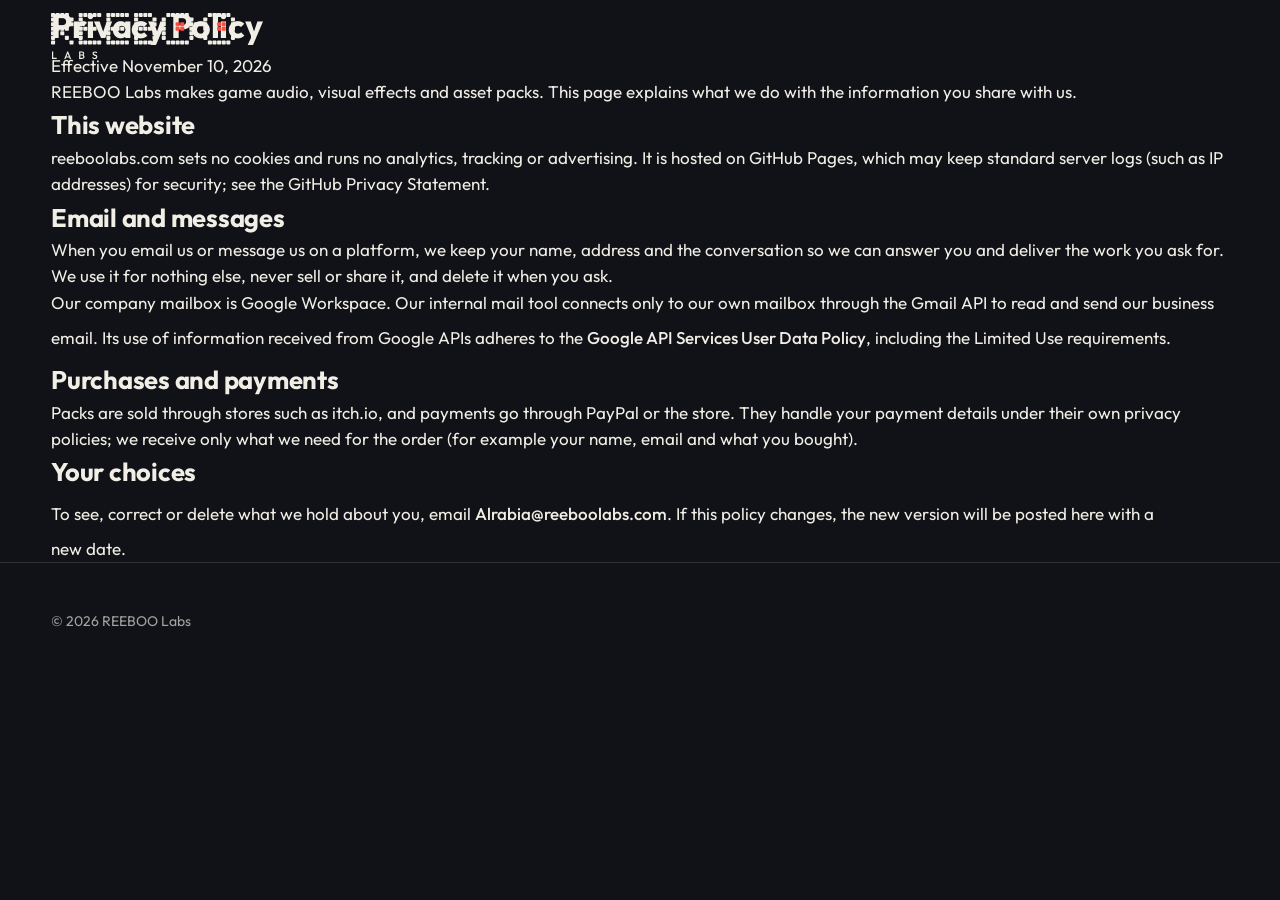
<file: privacy/index.html>
<!doctype html>
<html lang="en">
<head>
<meta charset="utf-8">
<meta name="viewport" content="width=device-width, initial-scale=1">
<meta http-equiv="Content-Security-Policy" content="default-src 'none'; script-src 'self' https://cdn.jsdelivr.net 'sha256-Du+OJKJSbdUgz5nrHeWWINvez6XKDDU/tyj/5c2uvwo='; style-src 'self'; img-src 'self'; font-src 'self'; connect-src 'self'; media-src 'self'; manifest-src 'self'; base-uri 'none'; form-action 'none'">
<meta name="referrer" content="strict-origin-when-cross-origin">
<script>document.documentElement.classList.add('js')</script>
<title>Privacy Policy | REEBOO Labs</title>
<meta name="description" content="How REEBOO Labs handles the data you share with us through our website, email and stores.">
<meta name="theme-color" content="#101217">
<meta name="color-scheme" content="dark">
<link rel="preload" href="/assets/fonts/outfit-var-latin.woff2" as="font" type="font/woff2" crossorigin>
<link rel="stylesheet" href="/assets/css/site.css?v=20261030a">
<link rel="icon" href="/favicon.ico" sizes="32x32">
<link rel="icon" href="/favicon.svg" type="image/svg+xml">
<link rel="canonical" href="https://reeboolabs.com/privacy/">
</head>
<body>
<a class="skip-link" href="#main">Skip to content</a>
<header class="site-header">
  <div class="wrap">
    <a class="brand" href="/"><img src="/assets/img/reeboo-labs_wordmark_on-dark.svg" width="798" height="201" alt="REEBOO Labs, home"></a>
  </div>
</header>
<main id="main">
  <div class="wrap">
    <h1>Privacy Policy</h1>
    <p>Effective November 10, 2026</p>
    <p>REEBOO Labs makes game audio, visual effects and asset packs. This page explains what we do with the information you share with us.</p>

    <h2>This website</h2>
    <p>reeboolabs.com sets no cookies and runs no analytics, tracking or advertising. It is hosted on GitHub Pages, which may keep standard server logs (such as IP addresses) for security; see the GitHub Privacy Statement.</p>

    <h2>Email and messages</h2>
    <p>When you email us or message us on a platform, we keep your name, address and the conversation so we can answer you and deliver the work you ask for. We use it for nothing else, never sell or share it, and delete it when you ask.</p>
    <p>Our company mailbox is Google Workspace. Our internal mail tool connects only to our own mailbox through the Gmail API to read and send our business email. Its use of information received from Google APIs adheres to the <a class="line-link" href="https://developers.google.com/terms/api-services-user-data-policy" rel="noopener">Google API Services User Data Policy</a>, including the Limited Use requirements.</p>

    <h2>Purchases and payments</h2>
    <p>Packs are sold through stores such as itch.io, and payments go through PayPal or the store. They handle your payment details under their own privacy policies; we receive only what we need for the order (for example your name, email and what you bought).</p>

    <h2>Your choices</h2>
    <p>To see, correct or delete what we hold about you, email <a class="line-link" href="mailto:Alrabia@reeboolabs.com">Alrabia@reeboolabs.com</a>. If this policy changes, the new version will be posted here with a new date.</p>
  </div>
</main>
<footer class="site-footer">
  <div class="wrap">
    <p class="footer__legal">&copy; 2026 REEBOO Labs</p>
  </div>
</footer>
</body>
</html>
</file>
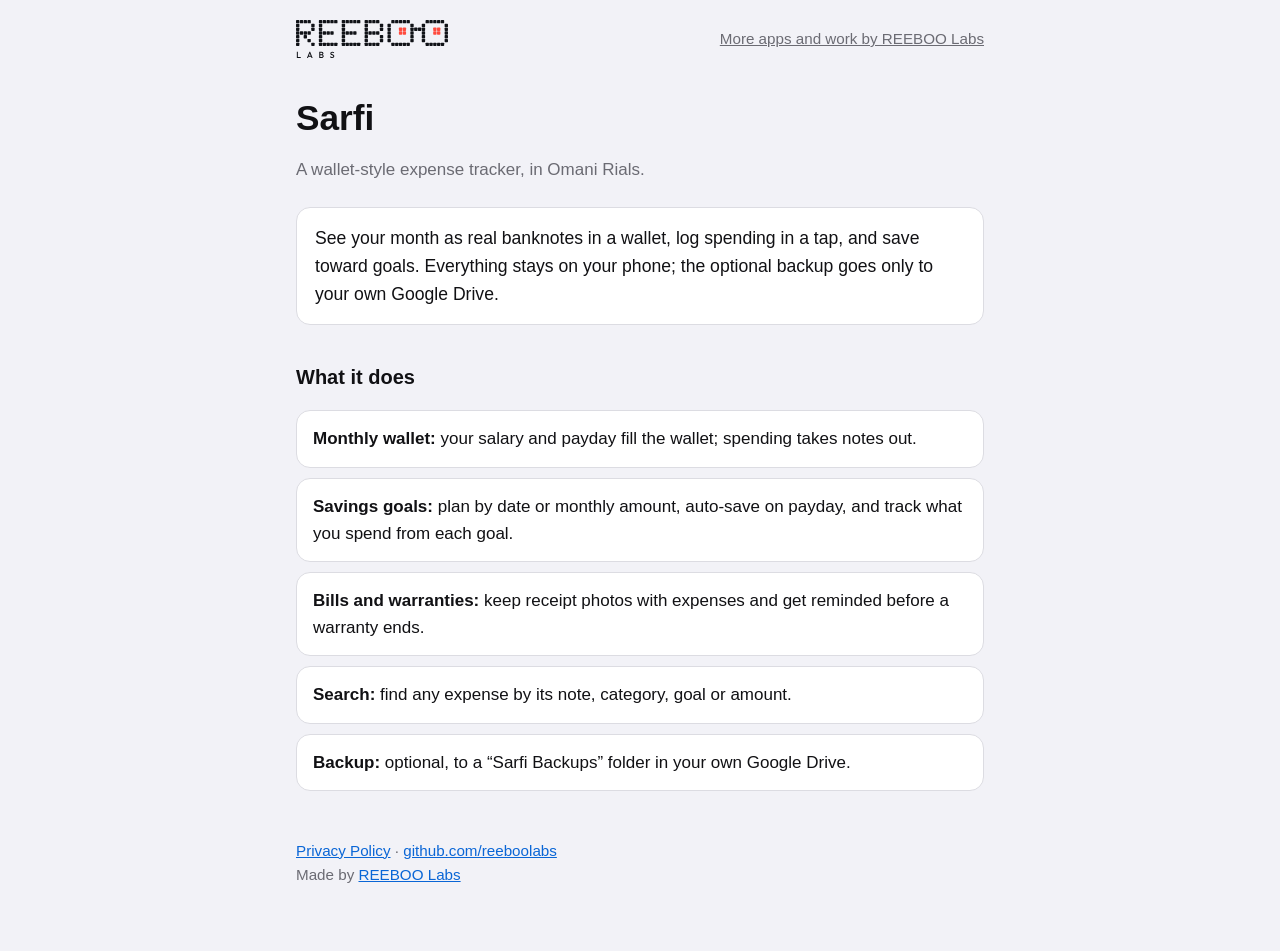
<file: sarfi/index.html>
<!doctype html>
<html lang="en">
<head>
<meta charset="utf-8">
<meta name="viewport" content="width=device-width, initial-scale=1">
<title>Sarfi | REEBOO Labs</title>
<meta name="description" content="Sarfi: a wallet-style expense tracker in Omani Rials. Your data stays on your phone.">
<link rel="stylesheet" href="style.css">
</head>
<body>
<header class="rl-bar"><a class="rl-brand" href="/" aria-label="REEBOO Labs, home"><picture><source srcset="/assets/img/reeboo-labs_wordmark_on-dark.svg" media="(prefers-color-scheme: dark)"><img src="/assets/img/reeboo-labs_wordmark_on-light.svg" width="798" height="201" alt="REEBOO Labs"></picture></a><a class="rl-home" href="/#custom-work">More apps and work by REEBOO Labs</a></header>
<main>
  <h1>Sarfi</h1>
  <p class="muted">A wallet-style expense tracker, in Omani Rials.</p>
  <p class="lead">See your month as real banknotes in a wallet, log spending in a tap, and save toward goals. Everything stays on your phone; the optional backup goes only to your own Google Drive.</p>
  <h2>What it does</h2>
  <ul class="features">
    <li><strong>Monthly wallet:</strong> your salary and payday fill the wallet; spending takes notes out.</li>
    <li><strong>Savings goals:</strong> plan by date or monthly amount, auto-save on payday, and track what you spend from each goal.</li>
    <li><strong>Bills and warranties:</strong> keep receipt photos with expenses and get reminded before a warranty ends.</li>
    <li><strong>Search:</strong> find any expense by its note, category, goal or amount.</li>
    <li><strong>Backup:</strong> optional, to a “Sarfi Backups” folder in your own Google Drive.</li>
  </ul>
  <footer>
    <a href="privacy.html">Privacy Policy</a> · <a href="https://github.com/reeboolabs" rel="noopener">github.com/reeboolabs</a>
  <br>Made by <a href="/">REEBOO Labs</a>
  </footer>
</main>
</body>
</html>
</file>
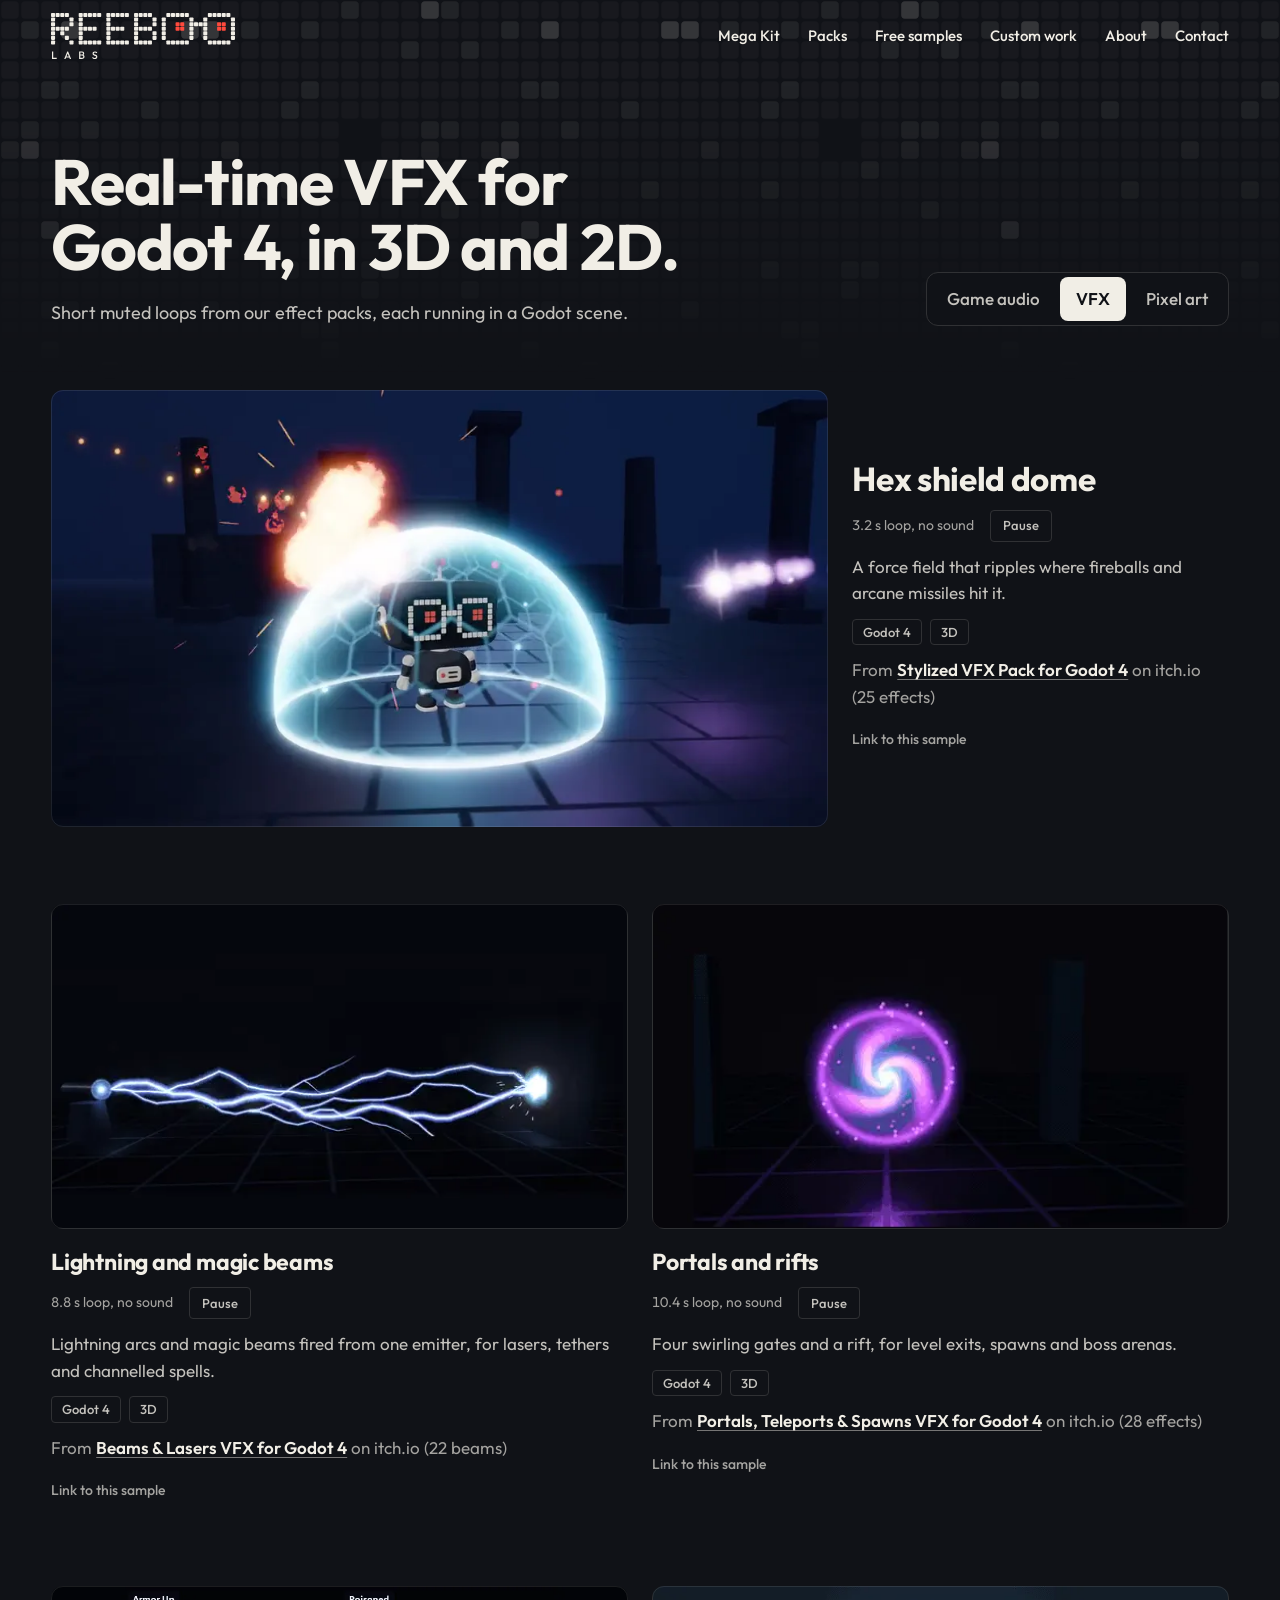
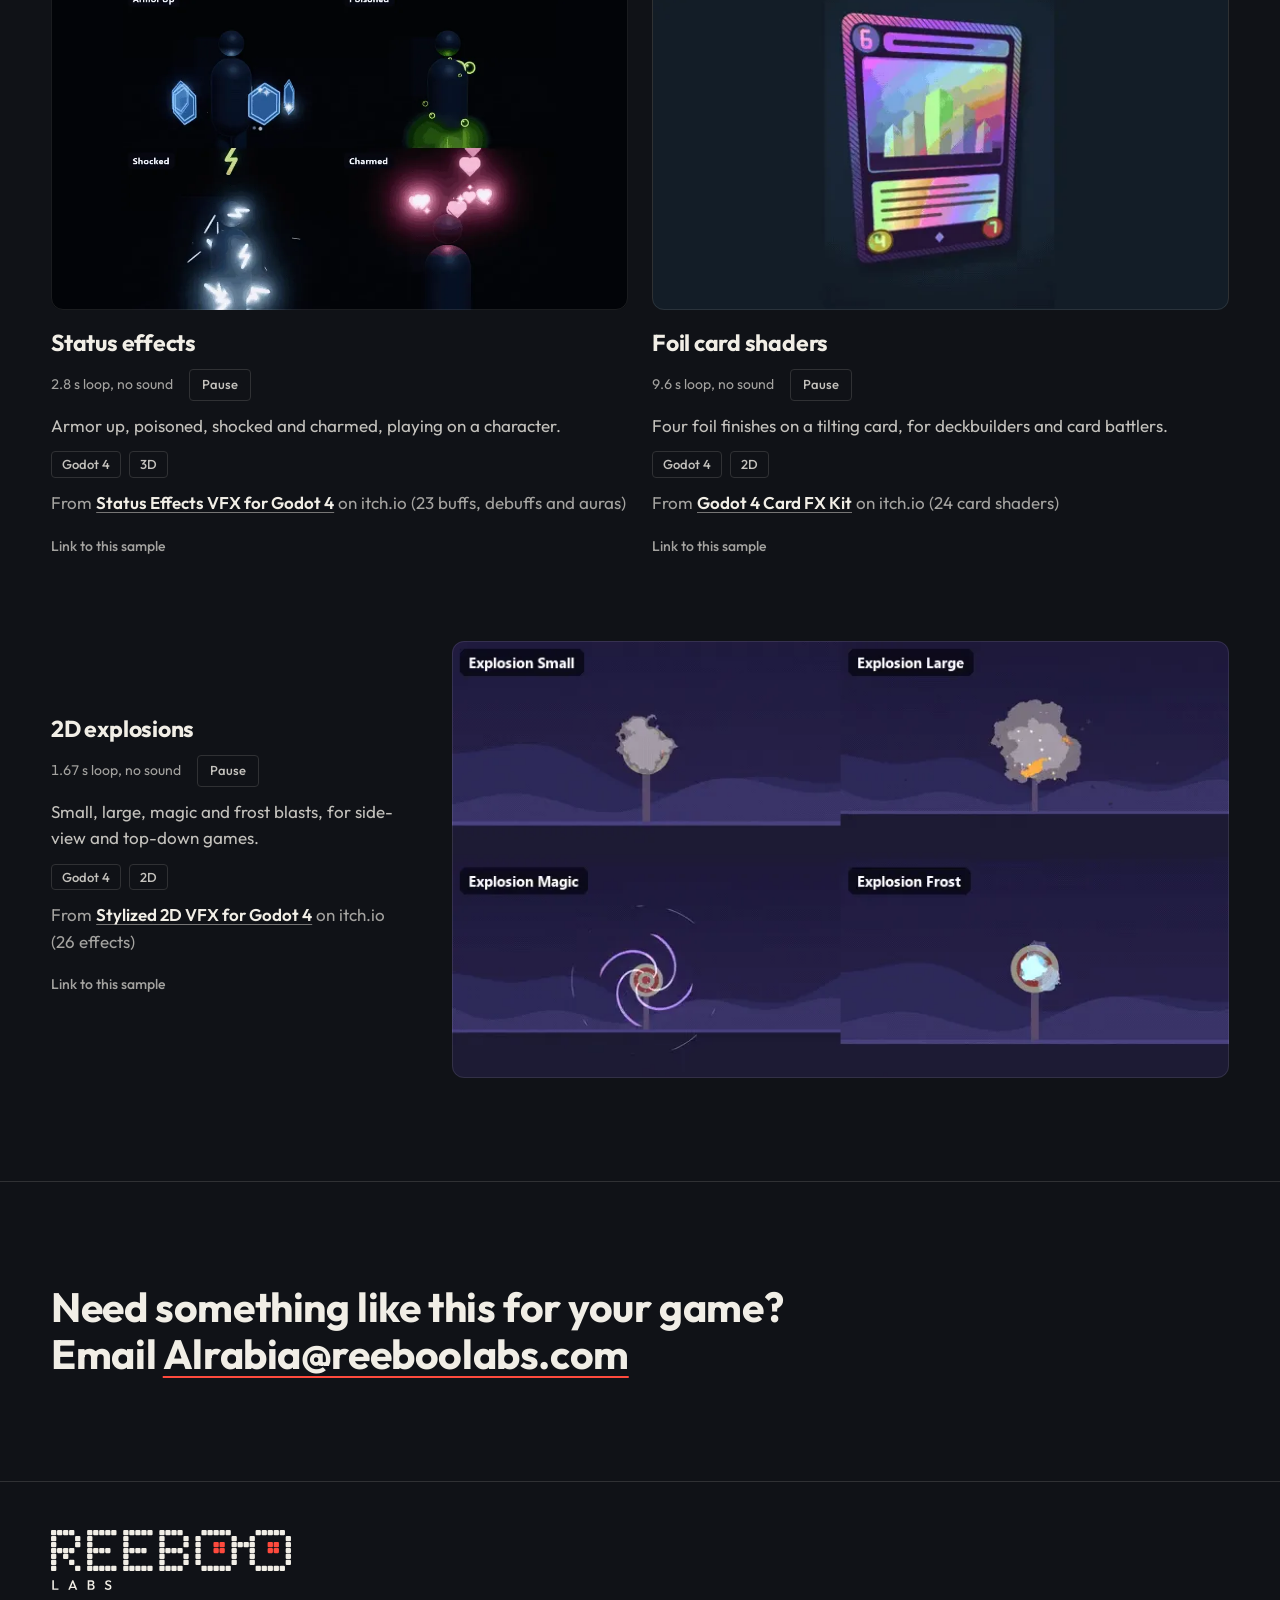
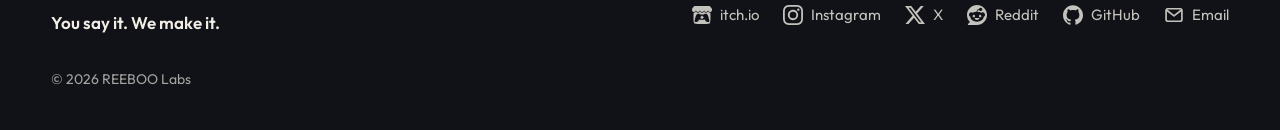
<file: vfx/index.html>
<!doctype html>
<html lang="en">
<head>
<meta charset="utf-8">
<meta name="viewport" content="width=device-width, initial-scale=1">
<meta http-equiv="Content-Security-Policy" content="default-src 'none'; script-src 'self' 'sha256-Du+OJKJSbdUgz5nrHeWWINvez6XKDDU/tyj/5c2uvwo='; style-src 'self'; img-src 'self'; font-src 'self'; connect-src 'self'; media-src 'self'; manifest-src 'self'; base-uri 'none'; form-action 'none'">
<meta name="referrer" content="strict-origin-when-cross-origin">
<script>document.documentElement.classList.add('js')</script>
<title>Real-Time VFX Samples for Godot 4, 3D and 2D | REEBOO Labs</title>
<meta name="description" content="Short muted loops from our Godot 4 effect packs: a hex shield, lightning beams, portals, status effects, foil card shaders and 2D explosions.">
<meta name="robots" content="index,follow">
<link rel="canonical" href="https://reeboolabs.com/vfx/">
<meta name="theme-color" content="#101217">
<meta name="color-scheme" content="dark">
<link rel="preload" href="/assets/fonts/outfit-var-latin.woff2" as="font" type="font/woff2" crossorigin>
<link rel="stylesheet" href="/assets/css/site.css?v=20261030a">
<link rel="stylesheet" href="/assets/css/work.css?v=20261030a">
<link rel="icon" href="/favicon.ico" sizes="32x32">
<link rel="icon" href="/favicon.svg" type="image/svg+xml">
<link rel="apple-touch-icon" href="/apple-touch-icon.png">
<link rel="manifest" href="/site.webmanifest">
<meta property="og:type" content="website">
<meta property="og:site_name" content="REEBOO Labs">
<meta property="og:title" content="Real-time VFX by REEBOO Labs, for Godot 4">
<meta property="og:description" content="Short muted loops from our Godot 4 effect packs: a hex shield, lightning beams, portals, status effects, foil card shaders and 2D explosions.">
<meta property="og:url" content="https://reeboolabs.com/vfx/">
<meta property="og:image" content="https://reeboolabs.com/assets/img/work/og-vfx.png">
<meta property="og:image:width" content="1200">
<meta property="og:image:height" content="630">
<meta property="og:image:alt" content="A hex shield dome stopping a fireball in a Godot 4 scene">
<meta name="twitter:card" content="summary_large_image">
<meta name="twitter:site" content="@REEBOOLabs">
<meta name="twitter:title" content="Real-time VFX by REEBOO Labs, for Godot 4">
<meta name="twitter:description" content="Short muted loops from our Godot 4 effect packs: a hex shield, lightning beams, portals, status effects, foil card shaders and 2D explosions.">
<meta name="twitter:image" content="https://reeboolabs.com/assets/img/work/og-vfx.png">
<script type="application/ld+json">{"@context":"https://schema.org","@type":"BreadcrumbList","itemListElement":[{"@type":"ListItem","position":1,"name":"REEBOO Labs","item":"https://reeboolabs.com/"},{"@type":"ListItem","position":2,"name":"VFX","item":"https://reeboolabs.com/vfx/"}]}</script>
</head>
<body id="top" class="wk wk--vfx">
<a class="skip-link" href="#main">Skip to content</a>
<header class="site-header">
  <div class="wrap">
    <a class="brand" href="/"><img src="/assets/img/reeboo-labs_wordmark_on-dark.svg" width="798" height="201" alt="REEBOO Labs, home"></a>
    <nav class="nav" aria-label="Main">
      <button class="nav-toggle" type="button" aria-expanded="false" aria-controls="nav-list" hidden><span class="nav-toggle__icon" aria-hidden="true"></span>Menu</button>
      <ul class="nav__list" id="nav-list"><li><a class="line-link" href="/game-dev-mega-kit/">Mega Kit</a></li><li><a class="line-link" href="/#packs">Packs</a></li><li><a class="line-link" href="/#free-samples">Free samples</a></li><li><a class="line-link" href="/#custom-work">Custom work</a></li><li><a class="line-link" href="/#about">About</a></li><li><a class="line-link" href="/#contact">Contact</a></li></ul>
    </nav>
  </div>
</header>
<main id="main">
  <section class="wk-hero" aria-labelledby="wk-title">
    <div class="wrap">
      <div class="wk-hero__copy">
        <h1 id="wk-title">Real-time VFX for Godot 4, in 3D and 2D.</h1>
        <p class="wk-hero__sub">Short muted loops from our effect packs, each running in a Godot scene.</p>
      </div>
      <nav class="wk-nav" aria-label="Our work"><ul><li><a href="/audio/">Game audio</a></li><li><a href="/vfx/" aria-current="page">VFX</a></li><li><a href="/pixel/">Pixel art</a></li></ul></nav>
    </div>
  </section>
  <section class="wk-samples" aria-labelledby="wk-title">
    <div class="wrap">
      <ol class="specs">
<li class="spec" id="shield-dome"><div class="spec__media spec__media--video"><video class="spec__video" data-clip width="960" height="540" poster="/assets/media/work/vfx/shield-dome-poster.webp" preload="none" muted loop playsinline controls aria-label="Oho, our robot mascot, stands inside a glowing hexagon shield dome while fireballs and purple missiles burst against it in a dark stone arena"><source src="/assets/media/work/vfx/shield-dome.mp4" type="video/mp4"></video></div><div class="spec__body"><h2 class="spec__title" id="shield-dome-title">Hex shield dome</h2><p class="spec__meta"><span class="num">3.2 s loop, no sound</span><button class="spec__toggle" type="button" data-toggle hidden><span data-state>Pause</span><span class="sr-only"> Hex shield dome</span></button></p><p class="spec__for">A force field that ripples where fireballs and arcane missiles hit it.</p><ul class="spec__tags" aria-label="Tags"><li>Godot 4</li><li>3D</li></ul><p class="spec__from">From <a class="inline-link" href="https://reeboolabs.itch.io/stylized-vfx-godot" rel="noopener">Stylized VFX Pack for Godot 4</a> on itch.io (25 effects)</p><a class="spec__anchor line-link" href="#shield-dome" aria-label="Link to this sample: Hex shield dome">Link to this sample</a></div></li>
<li class="spec" id="lightning-beams"><div class="spec__media spec__media--video"><video class="spec__video" data-clip width="564" height="318" poster="/assets/media/work/vfx/chain-lightning-poster.webp" preload="none" muted loop playsinline controls aria-label="A beam emitter on a dark grid fires white lightning, teal lightning, a twisting purple beam, a green beam and a rainbow beam in turn"><source src="/assets/media/work/vfx/chain-lightning.mp4" type="video/mp4"></video></div><div class="spec__body"><h2 class="spec__title" id="lightning-beams-title">Lightning and magic beams</h2><p class="spec__meta"><span class="num">8.8 s loop, no sound</span><button class="spec__toggle" type="button" data-toggle hidden><span data-state>Pause</span><span class="sr-only"> Lightning and magic beams</span></button></p><p class="spec__for">Lightning arcs and magic beams fired from one emitter, for lasers, tethers and channelled spells.</p><ul class="spec__tags" aria-label="Tags"><li>Godot 4</li><li>3D</li></ul><p class="spec__from">From <a class="inline-link" href="https://reeboolabs.itch.io/godot-beams-lasers" rel="noopener">Beams &amp; Lasers VFX for Godot 4</a> on itch.io (22 beams)</p><a class="spec__anchor line-link" href="#lightning-beams" aria-label="Link to this sample: Lightning and magic beams">Link to this sample</a></div></li>
<li class="spec" id="portals"><div class="spec__media spec__media--video"><video class="spec__video" data-clip width="506" height="286" poster="/assets/media/work/vfx/portals-poster.webp" preload="none" muted loop playsinline controls aria-label="A purple swirl portal, a bright blue portal, a dark violet ring and a pink rift open one after another on a dark grid"><source src="/assets/media/work/vfx/portals.mp4" type="video/mp4"></video></div><div class="spec__body"><h2 class="spec__title" id="portals-title">Portals and rifts</h2><p class="spec__meta"><span class="num">10.4 s loop, no sound</span><button class="spec__toggle" type="button" data-toggle hidden><span data-state>Pause</span><span class="sr-only"> Portals and rifts</span></button></p><p class="spec__for">Four swirling gates and a rift, for level exits, spawns and boss arenas.</p><ul class="spec__tags" aria-label="Tags"><li>Godot 4</li><li>3D</li></ul><p class="spec__from">From <a class="inline-link" href="https://reeboolabs.itch.io/godot-portals-teleports" rel="noopener">Portals, Teleports &amp; Spawns VFX for Godot 4</a> on itch.io (28 effects)</p><a class="spec__anchor line-link" href="#portals" aria-label="Link to this sample: Portals and rifts">Link to this sample</a></div></li>
<li class="spec" id="status-effects"><div class="spec__media spec__media--video"><video class="spec__video" data-clip width="1024" height="576" poster="/assets/media/work/vfx/status-effects-poster.webp" preload="none" muted loop playsinline controls aria-label="Four dummies with status effects: blue shield hexagons, green poison bubbles, electric sparks and pink hearts"><source src="/assets/media/work/vfx/status-effects.mp4" type="video/mp4"></video></div><div class="spec__body"><h2 class="spec__title" id="status-effects-title">Status effects</h2><p class="spec__meta"><span class="num">2.8 s loop, no sound</span><button class="spec__toggle" type="button" data-toggle hidden><span data-state>Pause</span><span class="sr-only"> Status effects</span></button></p><p class="spec__for">Armor up, poisoned, shocked and charmed, playing on a character.</p><ul class="spec__tags" aria-label="Tags"><li>Godot 4</li><li>3D</li></ul><p class="spec__from">From <a class="inline-link" href="https://reeboolabs.itch.io/status-effects-vfx-godot" rel="noopener">Status Effects VFX for Godot 4</a> on itch.io (23 buffs, debuffs and auras)</p><a class="spec__anchor line-link" href="#status-effects" aria-label="Link to this sample: Status effects">Link to this sample</a></div></li>
<li class="spec" id="foil-cards"><div class="spec__media spec__media--video"><video class="spec__video" data-clip width="556" height="314" poster="/assets/media/work/vfx/holo-cards-poster.webp" preload="none" muted loop playsinline controls aria-label="A tilting game card that changes finish: rainbow holo, frost, a red and green volcano foil and shattered glass"><source src="/assets/media/work/vfx/holo-cards.mp4" type="video/mp4"></video></div><div class="spec__body"><h2 class="spec__title" id="foil-cards-title">Foil card shaders</h2><p class="spec__meta"><span class="num">9.6 s loop, no sound</span><button class="spec__toggle" type="button" data-toggle hidden><span data-state>Pause</span><span class="sr-only"> Foil card shaders</span></button></p><p class="spec__for">Four foil finishes on a tilting card, for deckbuilders and card battlers.</p><ul class="spec__tags" aria-label="Tags"><li>Godot 4</li><li>2D</li></ul><p class="spec__from">From <a class="inline-link" href="https://reeboolabs.itch.io/godot-card-fx-kit" rel="noopener">Godot 4 Card FX Kit</a> on itch.io (24 card shaders)</p><a class="spec__anchor line-link" href="#foil-cards" aria-label="Link to this sample: Foil card shaders">Link to this sample</a></div></li>
<li class="spec" id="explosions-2d"><div class="spec__media spec__media--video"><video class="spec__video" data-clip width="800" height="450" poster="/assets/media/work/vfx/explosions-2d-poster.webp" preload="none" muted loop playsinline controls aria-label="Four 2D explosions side by side, labelled Explosion Small, Large, Magic and Frost"><source src="/assets/media/work/vfx/explosions-2d.mp4" type="video/mp4"></video></div><div class="spec__body"><h2 class="spec__title" id="explosions-2d-title">2D explosions</h2><p class="spec__meta"><span class="num">1.67 s loop, no sound</span><button class="spec__toggle" type="button" data-toggle hidden><span data-state>Pause</span><span class="sr-only"> 2D explosions</span></button></p><p class="spec__for">Small, large, magic and frost blasts, for side-view and top-down games.</p><ul class="spec__tags" aria-label="Tags"><li>Godot 4</li><li>2D</li></ul><p class="spec__from">From <a class="inline-link" href="https://reeboolabs.itch.io/stylized-2d-vfx-godot" rel="noopener">Stylized 2D VFX for Godot 4</a> on itch.io (26 effects)</p><a class="spec__anchor line-link" href="#explosions-2d" aria-label="Link to this sample: 2D explosions">Link to this sample</a></div></li>
      </ol>
    </div>
  </section>
  <section class="wk-close" aria-label="Contact">
    <div class="wrap">
      <p class="wk-close__line">Need something like this for your game? Email <a href="mailto:Alrabia@reeboolabs.com?subject=VFX">Alrabia@reeboolabs.com</a></p>
    </div>
  </section>
</main>
<footer class="site-footer">
  <div class="wrap">
    <div class="footer__brand">
      <img src="/assets/img/reeboo-labs_wordmark_on-dark.svg" width="798" height="201" alt="REEBOO Labs" loading="lazy" decoding="async">
      <p class="footer__tag">You say it. We make it.</p>
    </div>
    <ul class="footer__links" aria-label="Elsewhere"><li><a class="footer__link" href="https://reeboolabs.itch.io/" rel="noopener" aria-label="REEBOO Labs on itch.io"><svg class="footer__icon" viewBox="0 0 24 24" width="20" height="20" aria-hidden="true" focusable="false"><path fill="currentColor" d="M3.13 1.338C2.08 1.96.02 4.328 0 4.95v1.03c0 1.303 1.22 2.45 2.325 2.45 1.33 0 2.436-1.102 2.436-2.41 0 1.308 1.07 2.41 2.4 2.41 1.328 0 2.362-1.102 2.362-2.41 0 1.308 1.137 2.41 2.466 2.41h.024c1.33 0 2.466-1.102 2.466-2.41 0 1.308 1.034 2.41 2.363 2.41 1.33 0 2.4-1.102 2.4-2.41 0 1.308 1.106 2.41 2.435 2.41C22.78 8.43 24 7.282 24 5.98V4.95c-.02-.62-2.082-2.99-3.13-3.612-3.253-.114-5.508-.134-8.87-.133-3.362 0-7.945.053-8.87.133zm6.376 6.477a2.74 2.74 0 0 1-.468.602c-.5.49-1.19.795-1.947.795a2.786 2.786 0 0 1-1.95-.795c-.182-.178-.32-.37-.446-.59-.127.222-.303.412-.486.59a2.788 2.788 0 0 1-1.95.795c-.092 0-.187-.025-.264-.052-.107 1.113-.152 2.176-.168 2.95v.005l-.006 1.167c.02 2.334-.23 7.564 1.03 8.85 1.952.454 5.545.662 9.15.663 3.605 0 7.198-.21 9.15-.664 1.26-1.284 1.01-6.514 1.03-8.848l-.006-1.167v-.004c-.016-.775-.06-1.838-.168-2.95-.077.026-.172.052-.263.052a2.788 2.788 0 0 1-1.95-.795c-.184-.178-.36-.368-.486-.59-.127.22-.265.412-.447.59a2.786 2.786 0 0 1-1.95.794c-.76 0-1.446-.303-1.948-.793a2.74 2.74 0 0 1-.468-.602 2.738 2.738 0 0 1-.463.602 2.787 2.787 0 0 1-1.95.794h-.16a2.787 2.787 0 0 1-1.95-.793 2.738 2.738 0 0 1-.464-.602zm-2.004 2.59v.002c.795.002 1.5 0 2.373.953.687-.072 1.406-.108 2.125-.107.72 0 1.438.035 2.125.107.873-.953 1.578-.95 2.372-.953.376 0 1.876 0 2.92 2.934l1.123 4.028c.832 2.995-.266 3.068-1.636 3.07-2.03-.075-3.156-1.55-3.156-3.025-1.124.184-2.436.276-3.748.277-1.312 0-2.624-.093-3.748-.277 0 1.475-1.125 2.95-3.156 3.026-1.37-.004-2.468-.077-1.636-3.072l1.122-4.027c1.045-2.934 2.545-2.934 2.92-2.934zM12 12.714c-.002.002-2.14 1.964-2.523 2.662l1.4-.056v1.22c0 .056.56.033 1.123.007.562.026 1.124.05 1.124-.008v-1.22l1.4.055C14.138 14.677 12 12.713 12 12.713z"/></svg><span>itch.io</span></a></li><li><a class="footer__link" href="https://www.instagram.com/reeboolabs/" rel="noopener" aria-label="REEBOO Labs on Instagram, @reeboolabs"><svg class="footer__icon" viewBox="0 0 24 24" width="20" height="20" aria-hidden="true" focusable="false"><path fill="currentColor" d="M7.0301.084c-1.2768.0602-2.1487.264-2.911.5634-.7888.3075-1.4575.72-2.1228 1.3877-.6652.6677-1.075 1.3368-1.3802 2.127-.2954.7638-.4956 1.6365-.552 2.914-.0564 1.2775-.0689 1.6882-.0626 4.947.0062 3.2586.0206 3.6671.0825 4.9473.061 1.2765.264 2.1482.5635 2.9107.308.7889.72 1.4573 1.388 2.1228.6679.6655 1.3365 1.0743 2.1285 1.38.7632.295 1.6361.4961 2.9134.552 1.2773.056 1.6884.069 4.9462.0627 3.2578-.0062 3.668-.0207 4.9478-.0814 1.28-.0607 2.147-.2652 2.9098-.5633.7889-.3086 1.4578-.72 2.1228-1.3881.665-.6682 1.0745-1.3378 1.3795-2.1284.2957-.7632.4966-1.636.552-2.9124.056-1.2809.0692-1.6898.063-4.948-.0063-3.2583-.021-3.6668-.0817-4.9465-.0607-1.2797-.264-2.1487-.5633-2.9117-.3084-.7889-.72-1.4568-1.3876-2.1228C21.2982 1.33 20.628.9208 19.8378.6165 19.074.321 18.2017.1197 16.9244.0645 15.6471.0093 15.236-.005 11.977.0014 8.718.0076 8.31.0215 7.0301.0839m.1402 21.6932c-1.17-.0509-1.8053-.2453-2.2287-.408-.5606-.216-.96-.4771-1.3819-.895-.422-.4178-.6811-.8186-.9-1.378-.1644-.4234-.3624-1.058-.4171-2.228-.0595-1.2645-.072-1.6442-.079-4.848-.007-3.2037.0053-3.583.0607-4.848.05-1.169.2456-1.805.408-2.2282.216-.5613.4762-.96.895-1.3816.4188-.4217.8184-.6814 1.3783-.9003.423-.1651 1.0575-.3614 2.227-.4171 1.2655-.06 1.6447-.072 4.848-.079 3.2033-.007 3.5835.005 4.8495.0608 1.169.0508 1.8053.2445 2.228.408.5608.216.96.4754 1.3816.895.4217.4194.6816.8176.9005 1.3787.1653.4217.3617 1.056.4169 2.2263.0602 1.2655.0739 1.645.0796 4.848.0058 3.203-.0055 3.5834-.061 4.848-.051 1.17-.245 1.8055-.408 2.2294-.216.5604-.4763.96-.8954 1.3814-.419.4215-.8181.6811-1.3783.9-.4224.1649-1.0577.3617-2.2262.4174-1.2656.0595-1.6448.072-4.8493.079-3.2045.007-3.5825-.006-4.848-.0608M16.953 5.5864A1.44 1.44 0 1 0 18.39 4.144a1.44 1.44 0 0 0-1.437 1.4424M5.8385 12.012c.0067 3.4032 2.7706 6.1557 6.173 6.1493 3.4026-.0065 6.157-2.7701 6.1506-6.1733-.0065-3.4032-2.771-6.1565-6.174-6.1498-3.403.0067-6.156 2.771-6.1496 6.1738M8 12.0077a4 4 0 1 1 4.008 3.9921A3.9996 3.9996 0 0 1 8 12.0077"/></svg><span>Instagram</span></a></li><li><a class="footer__link" href="https://x.com/REEBOOLabs" rel="noopener" aria-label="REEBOO Labs on X, @REEBOOLabs"><svg class="footer__icon" viewBox="0 0 24 24" width="20" height="20" aria-hidden="true" focusable="false"><path fill="currentColor" d="M18.901 1.153h3.68l-8.04 9.19L24 22.846h-7.406l-5.8-7.584-6.638 7.584H.474l8.6-9.83L0 1.154h7.594l5.243 6.932ZM17.61 20.644h2.039L6.486 3.24H4.298Z"/></svg><span>X</span></a></li><li><a class="footer__link" href="https://www.reddit.com/user/REEBOOLABS/" rel="noopener" aria-label="REEBOO Labs on Reddit, u/REEBOOLABS"><svg class="footer__icon" viewBox="0 0 24 24" width="20" height="20" aria-hidden="true" focusable="false"><path fill="currentColor" d="M12 0C5.373 0 0 5.373 0 12c0 3.314 1.343 6.314 3.515 8.485l-2.286 2.286C.775 23.225 1.097 24 1.738 24H12c6.627 0 12-5.373 12-12S18.627 0 12 0Zm4.388 3.199c1.104 0 1.999.895 1.999 1.999 0 1.105-.895 2-1.999 2-.946 0-1.739-.657-1.947-1.539v.002c-1.147.162-2.032 1.15-2.032 2.341v.007c1.776.067 3.4.567 4.686 1.363.473-.363 1.064-.58 1.707-.58 1.547 0 2.802 1.254 2.802 2.802 0 1.117-.655 2.081-1.601 2.531-.088 3.256-3.637 5.876-7.997 5.876-4.361 0-7.905-2.617-7.998-5.87-.954-.447-1.614-1.415-1.614-2.538 0-1.548 1.255-2.802 2.803-2.802.645 0 1.239.218 1.712.585 1.275-.79 2.881-1.291 4.64-1.365v-.01c0-1.663 1.263-3.034 2.88-3.207.188-.911.993-1.595 1.959-1.595Zm-8.085 8.376c-.784 0-1.459.78-1.506 1.797-.047 1.016.64 1.429 1.426 1.429.786 0 1.371-.369 1.418-1.385.047-1.017-.553-1.841-1.338-1.841Zm7.406 0c-.786 0-1.385.824-1.338 1.841.047 1.017.634 1.385 1.418 1.385.785 0 1.473-.413 1.426-1.429-.046-1.017-.721-1.797-1.506-1.797Zm-3.703 4.013c-.974 0-1.907.048-2.77.135-.147.015-.241.168-.183.305.483 1.154 1.622 1.964 2.953 1.964 1.33 0 2.47-.81 2.953-1.964.057-.137-.037-.29-.184-.305-.863-.087-1.795-.135-2.769-.135Z"/></svg><span>Reddit</span></a></li><li><a class="footer__link" href="https://github.com/reeboolabs" rel="noopener" aria-label="REEBOO Labs on GitHub, @reeboolabs"><svg class="footer__icon" viewBox="0 0 24 24" width="20" height="20" aria-hidden="true" focusable="false"><path fill="currentColor" d="M12 .297c-6.63 0-12 5.373-12 12 0 5.303 3.438 9.8 8.205 11.385.6.113.82-.258.82-.577 0-.285-.01-1.04-.015-2.04-3.338.724-4.042-1.61-4.042-1.61C4.422 18.07 3.633 17.7 3.633 17.7c-1.087-.744.084-.729.084-.729 1.205.084 1.838 1.236 1.838 1.236 1.07 1.835 2.809 1.305 3.495.998.108-.776.417-1.305.76-1.605-2.665-.3-5.466-1.332-5.466-5.93 0-1.31.465-2.38 1.235-3.22-.135-.303-.54-1.523.105-3.176 0 0 1.005-.322 3.3 1.23.96-.267 1.98-.399 3-.405 1.02.006 2.04.138 3 .405 2.28-1.552 3.285-1.23 3.285-1.23.645 1.653.24 2.873.12 3.176.765.84 1.23 1.91 1.23 3.22 0 4.61-2.805 5.625-5.475 5.92.42.36.81 1.096.81 2.22 0 1.606-.015 2.896-.015 3.286 0 .315.21.69.825.57C20.565 22.092 24 17.592 24 12.297c0-6.627-5.373-12-12-12"/></svg><span>GitHub</span></a></li><li><a class="footer__link" href="mailto:Alrabia@reeboolabs.com" aria-label="Email REEBOO Labs"><svg class="footer__icon" viewBox="0 0 24 24" width="20" height="20" aria-hidden="true" focusable="false" fill="none" stroke="currentColor" stroke-width="2" stroke-linejoin="round"><rect x="2.5" y="4.5" width="19" height="15" rx="2"/><path d="m3 6 9 7 9-7"/></svg><span>Email</span></a></li></ul>
    <p class="footer__legal">&copy; 2026 REEBOO Labs</p>
  </div>
</footer>
<script src="/assets/js/site.js?v=20261028d" defer></script>
<script src="/assets/js/mail.js?v=20261028a" defer></script>
<script src="/assets/js/work.js?v=20261030a" defer></script>
</body>
</html>
</file>
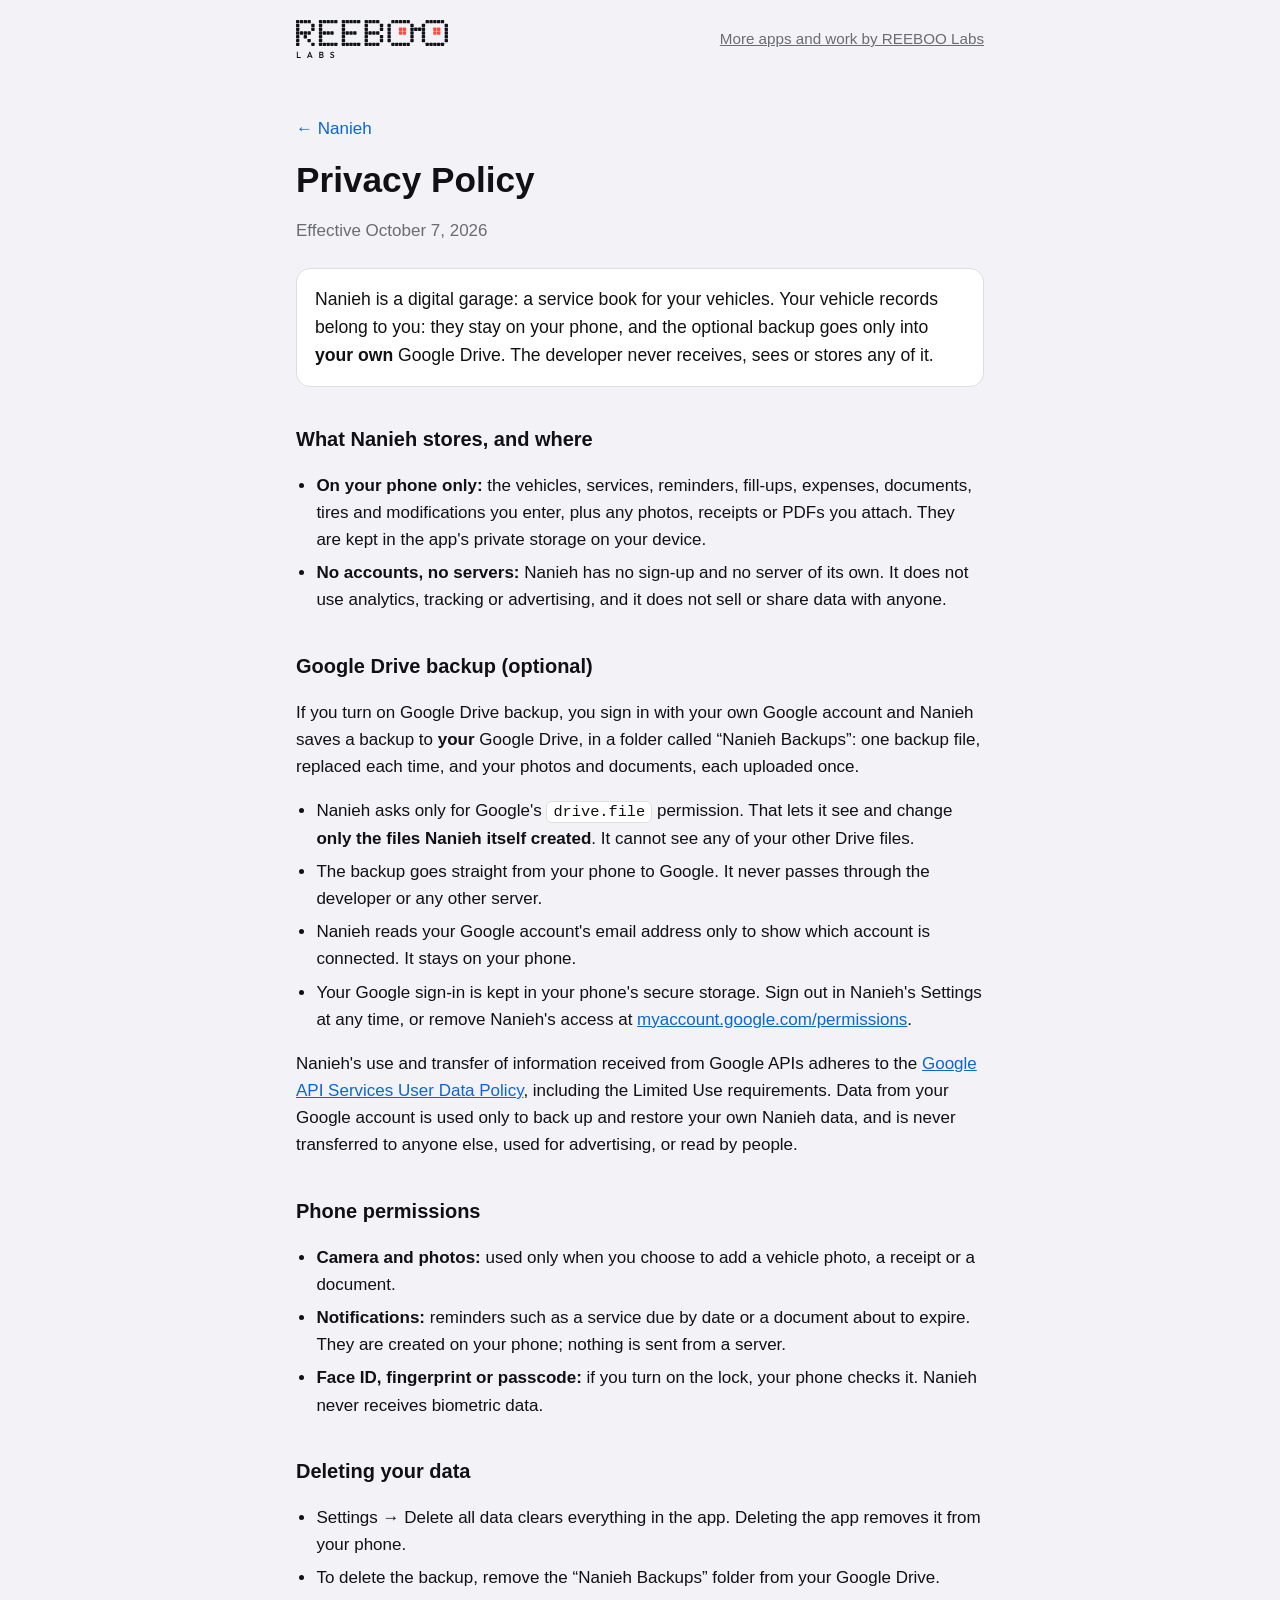
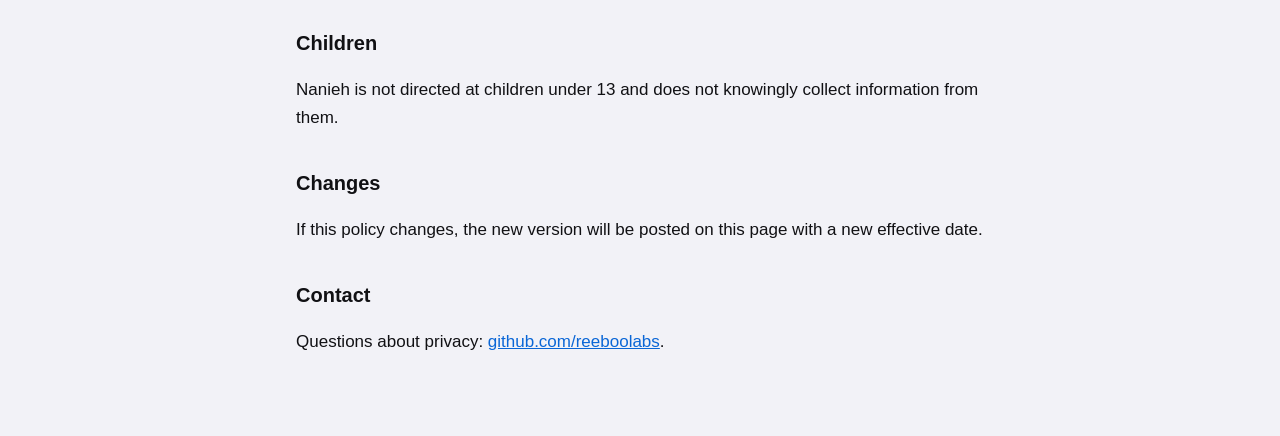
<file: nanieh/privacy.html>
<!doctype html>
<html lang="en">
<head>
<meta charset="utf-8">
<meta name="viewport" content="width=device-width, initial-scale=1">
<title>Nanieh Privacy Policy | REEBOO Labs</title>
<meta name="description" content="How Nanieh handles your data: it stays on your phone, and the optional backup goes only to your own Google Drive.">
<link rel="stylesheet" href="style.css">
</head>
<body>
<header class="rl-bar"><a class="rl-brand" href="/" aria-label="REEBOO Labs, home"><picture><source srcset="/assets/img/reeboo-labs_wordmark_on-dark.svg" media="(prefers-color-scheme: dark)"><img src="/assets/img/reeboo-labs_wordmark_on-light.svg" width="798" height="201" alt="REEBOO Labs"></picture></a><a class="rl-home" href="/#custom-work">More apps and work by REEBOO Labs</a></header>
<main>
  <p class="back"><a href="./">← Nanieh</a></p>
  <h1>Privacy Policy</h1>
  <p class="muted">Effective October 7, 2026</p>

  <p class="lead">Nanieh is a digital garage: a service book for your vehicles. Your vehicle records belong to you: they stay on your phone, and the optional backup goes only into <strong>your own</strong> Google Drive. The developer never receives, sees or stores any of it.</p>

  <h2>What Nanieh stores, and where</h2>
  <ul>
    <li><strong>On your phone only:</strong> the vehicles, services, reminders, fill-ups, expenses, documents, tires and modifications you enter, plus any photos, receipts or PDFs you attach. They are kept in the app's private storage on your device.</li>
    <li><strong>No accounts, no servers:</strong> Nanieh has no sign-up and no server of its own. It does not use analytics, tracking or advertising, and it does not sell or share data with anyone.</li>
  </ul>

  <h2>Google Drive backup (optional)</h2>
  <p>If you turn on Google Drive backup, you sign in with your own Google account and Nanieh saves a backup to <strong>your</strong> Google Drive, in a folder called “Nanieh Backups”: one backup file, replaced each time, and your photos and documents, each uploaded once.</p>
  <ul>
    <li>Nanieh asks only for Google's <code>drive.file</code> permission. That lets it see and change <strong>only the files Nanieh itself created</strong>. It cannot see any of your other Drive files.</li>
    <li>The backup goes straight from your phone to Google. It never passes through the developer or any other server.</li>
    <li>Nanieh reads your Google account's email address only to show which account is connected. It stays on your phone.</li>
    <li>Your Google sign-in is kept in your phone's secure storage. Sign out in Nanieh's Settings at any time, or remove Nanieh's access at <a href="https://myaccount.google.com/permissions" rel="noopener">myaccount.google.com/permissions</a>.</li>
  </ul>
  <p>Nanieh's use and transfer of information received from Google APIs adheres to the <a href="https://developers.google.com/terms/api-services-user-data-policy" rel="noopener">Google API Services User Data Policy</a>, including the Limited Use requirements. Data from your Google account is used only to back up and restore your own Nanieh data, and is never transferred to anyone else, used for advertising, or read by people.</p>

  <h2>Phone permissions</h2>
  <ul>
    <li><strong>Camera and photos:</strong> used only when you choose to add a vehicle photo, a receipt or a document.</li>
    <li><strong>Notifications:</strong> reminders such as a service due by date or a document about to expire. They are created on your phone; nothing is sent from a server.</li>
    <li><strong>Face ID, fingerprint or passcode:</strong> if you turn on the lock, your phone checks it. Nanieh never receives biometric data.</li>
  </ul>

  <h2>Deleting your data</h2>
  <ul>
    <li>Settings → Delete all data clears everything in the app. Deleting the app removes it from your phone.</li>
    <li>To delete the backup, remove the “Nanieh Backups” folder from your Google Drive.</li>
  </ul>

  <h2>Children</h2>
  <p>Nanieh is not directed at children under 13 and does not knowingly collect information from them.</p>

  <h2>Changes</h2>
  <p>If this policy changes, the new version will be posted on this page with a new effective date.</p>

  <h2>Contact</h2>
  <p>Questions about privacy: <a href="https://github.com/reeboolabs" rel="noopener">github.com/reeboolabs</a>.</p>
</main>
</body>
</html>
</file>
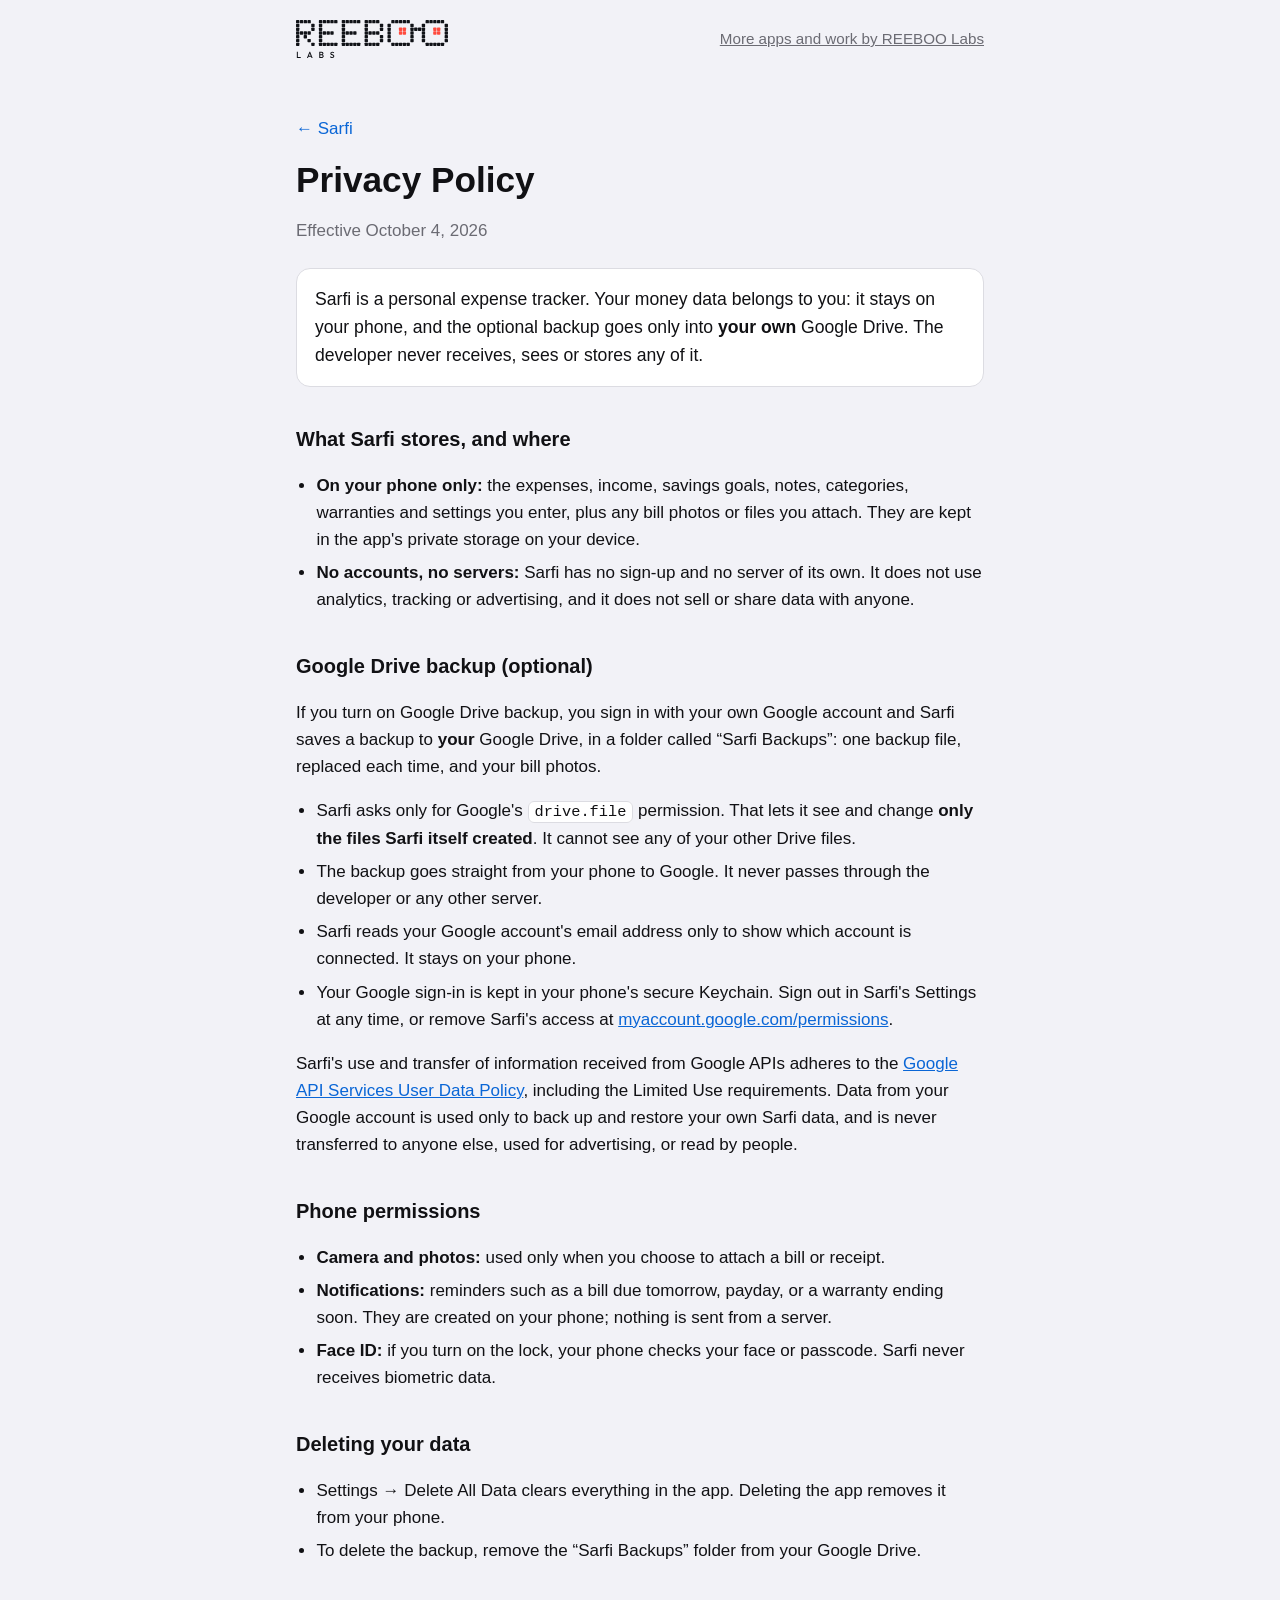
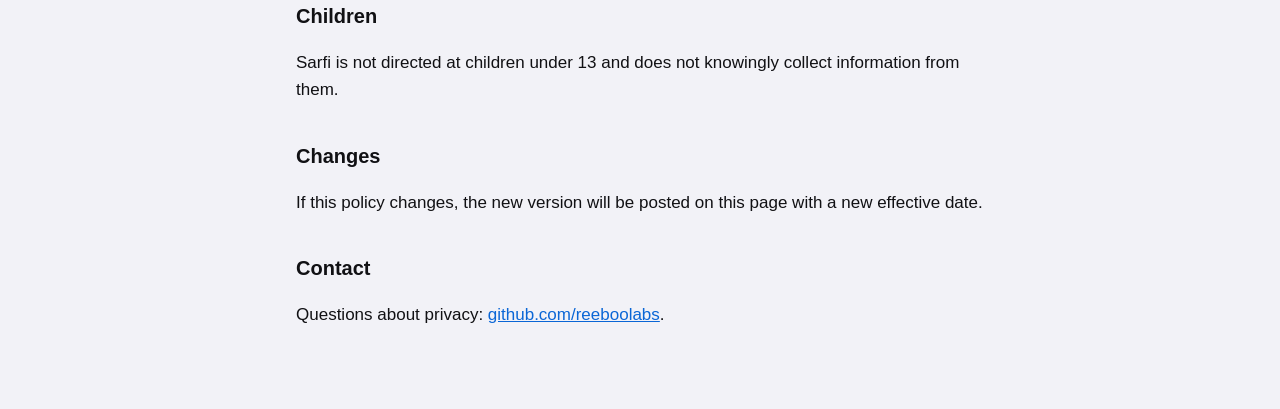
<file: sarfi/privacy.html>
<!doctype html>
<html lang="en">
<head>
<meta charset="utf-8">
<meta name="viewport" content="width=device-width, initial-scale=1">
<title>Sarfi Privacy Policy | REEBOO Labs</title>
<meta name="description" content="How Sarfi handles your data: it stays on your phone, and the optional backup goes only to your own Google Drive.">
<link rel="stylesheet" href="style.css">
</head>
<body>
<header class="rl-bar"><a class="rl-brand" href="/" aria-label="REEBOO Labs, home"><picture><source srcset="/assets/img/reeboo-labs_wordmark_on-dark.svg" media="(prefers-color-scheme: dark)"><img src="/assets/img/reeboo-labs_wordmark_on-light.svg" width="798" height="201" alt="REEBOO Labs"></picture></a><a class="rl-home" href="/#custom-work">More apps and work by REEBOO Labs</a></header>
<main>
  <p class="back"><a href="./">← Sarfi</a></p>
  <h1>Privacy Policy</h1>
  <p class="muted">Effective October 4, 2026</p>

  <p class="lead">Sarfi is a personal expense tracker. Your money data belongs to you: it stays on your phone, and the optional backup goes only into <strong>your own</strong> Google Drive. The developer never receives, sees or stores any of it.</p>

  <h2>What Sarfi stores, and where</h2>
  <ul>
    <li><strong>On your phone only:</strong> the expenses, income, savings goals, notes, categories, warranties and settings you enter, plus any bill photos or files you attach. They are kept in the app's private storage on your device.</li>
    <li><strong>No accounts, no servers:</strong> Sarfi has no sign-up and no server of its own. It does not use analytics, tracking or advertising, and it does not sell or share data with anyone.</li>
  </ul>

  <h2>Google Drive backup (optional)</h2>
  <p>If you turn on Google Drive backup, you sign in with your own Google account and Sarfi saves a backup to <strong>your</strong> Google Drive, in a folder called “Sarfi Backups”: one backup file, replaced each time, and your bill photos.</p>
  <ul>
    <li>Sarfi asks only for Google's <code>drive.file</code> permission. That lets it see and change <strong>only the files Sarfi itself created</strong>. It cannot see any of your other Drive files.</li>
    <li>The backup goes straight from your phone to Google. It never passes through the developer or any other server.</li>
    <li>Sarfi reads your Google account's email address only to show which account is connected. It stays on your phone.</li>
    <li>Your Google sign-in is kept in your phone's secure Keychain. Sign out in Sarfi's Settings at any time, or remove Sarfi's access at <a href="https://myaccount.google.com/permissions" rel="noopener">myaccount.google.com/permissions</a>.</li>
  </ul>
  <p>Sarfi's use and transfer of information received from Google APIs adheres to the <a href="https://developers.google.com/terms/api-services-user-data-policy" rel="noopener">Google API Services User Data Policy</a>, including the Limited Use requirements. Data from your Google account is used only to back up and restore your own Sarfi data, and is never transferred to anyone else, used for advertising, or read by people.</p>

  <h2>Phone permissions</h2>
  <ul>
    <li><strong>Camera and photos:</strong> used only when you choose to attach a bill or receipt.</li>
    <li><strong>Notifications:</strong> reminders such as a bill due tomorrow, payday, or a warranty ending soon. They are created on your phone; nothing is sent from a server.</li>
    <li><strong>Face ID:</strong> if you turn on the lock, your phone checks your face or passcode. Sarfi never receives biometric data.</li>
  </ul>

  <h2>Deleting your data</h2>
  <ul>
    <li>Settings → Delete All Data clears everything in the app. Deleting the app removes it from your phone.</li>
    <li>To delete the backup, remove the “Sarfi Backups” folder from your Google Drive.</li>
  </ul>

  <h2>Children</h2>
  <p>Sarfi is not directed at children under 13 and does not knowingly collect information from them.</p>

  <h2>Changes</h2>
  <p>If this policy changes, the new version will be posted on this page with a new effective date.</p>

  <h2>Contact</h2>
  <p>Questions about privacy: <a href="https://github.com/reeboolabs" rel="noopener">github.com/reeboolabs</a>.</p>
</main>
</body>
</html>
</file>
<file: assets/css/site.css>
/* REEBOO Labs website v1. Colours, type and spacing from Brand/tokens.css v1.0 (2026-10-20). */

@font-face {
  font-family: "Outfit";
  src: url("../fonts/outfit-var-latin.woff2") format("woff2");
  font-weight: 100 900;
  font-style: normal;
  font-display: swap;
}
/* Metric-matched fallback so the swap to Outfit does not shift the layout. */
@font-face {
  font-family: "Outfit Fallback";
  src: local("Segoe UI"), local("Arial");
  size-adjust: 98%;
  ascent-override: 102%;
  descent-override: 26%;
  line-gap-override: 0%;
}

:root {
  --ink: #101217;
  --cream: #F1EEE6;
  --red: #FF4A3D;
  --red-700: #AE3730;
  --n-900: #191B1F;
  --n-850: #222428;
  --n-800: #303134;
  --n-700: #464749;
  --n-600: #666666;
  --n-400: #A4A3A0;
  --n-300: #C4C2BD;

  --bg: var(--ink);
  --fg: var(--cream);
  --muted: var(--n-400);
  --line: var(--n-800);
  --focus: var(--red);

  --font: "Outfit", "Outfit Fallback", "Segoe UI", system-ui, sans-serif;
  --ease: cubic-bezier(0.16, 1, 0.3, 1);
  --cell: 8px;
  --margin: clamp(20px, 4vw, 64px);
  --gutter: 24px;
  --max: 1440px;
  --r-chip: 4px;
  --r-btn: 8px;
  --r-media: 12px;
  --header-h: 72px;

  --t-display: clamp(3rem, 6.6vw, 6rem);
  --t-h2: clamp(2.25rem, 4.4vw, 3.5rem);
  --t-h3: 1.5rem;
  --t-lead: clamp(1.125rem, 1.4vw, 1.25rem);
  --t-body: 1.0625rem;
  --t-small: 0.875rem;
  --t-label: 0.75rem;

  color-scheme: dark;
  scrollbar-color: var(--n-700) var(--ink);
}

/* ---------- Base ---------- */
*, *::before, *::after { box-sizing: border-box; }
html { -webkit-text-size-adjust: 100%; text-size-adjust: 100%; scroll-padding-top: calc(var(--header-h) + 16px); }
html:not(.lenis) { scroll-behavior: smooth; }
body {
  margin: 0;
  background: var(--bg);
  color: var(--fg);
  font-family: var(--font);
  font-size: var(--t-body);
  line-height: 1.55;
  font-weight: 400;
  font-feature-settings: "kern" 1;
  -webkit-font-smoothing: antialiased;
  -moz-osx-font-smoothing: grayscale;
  text-rendering: optimizeLegibility;
  overflow-x: clip;
}
img, svg, canvas { display: block; max-width: 100%; }
img { height: auto; }
a { color: inherit; }
p { margin: 0; text-wrap: pretty; }
h1, h2, h3 { margin: 0; font-weight: 700; letter-spacing: -0.01em; text-wrap: balance; }
ul, ol { margin: 0; padding: 0; list-style: none; }
::selection { background: var(--red); color: var(--ink); }
:focus { outline: none; }
:focus-visible { outline: 2px solid var(--focus); outline-offset: 3px; border-radius: var(--r-chip); }

.sr-only {
  position: absolute !important; width: 1px; height: 1px; padding: 0; margin: -1px;
  overflow: hidden; clip: rect(0 0 0 0); white-space: nowrap; border: 0;
}
.skip-link {
  position: fixed; left: var(--margin); top: 12px; z-index: 100;
  background: var(--cream); color: var(--ink); padding: 12px 16px; border-radius: var(--r-btn);
  font-weight: 600; text-decoration: none; translate: 0 -200%;
  transition: translate 240ms var(--ease);
}
.skip-link:focus-visible { translate: 0 0; }

.wrap { width: 100%; max-width: calc(var(--max) + 2 * var(--margin)); margin-inline: auto; padding-left: 40px; padding-right: 40px; padding-inline: var(--margin); }
.num { font-variant-numeric: tabular-nums; }
.label {
  font-size: var(--t-label); font-weight: 600; letter-spacing: 0.16em; text-transform: uppercase; line-height: 1.33;
}
.lead { font-size: var(--t-lead); line-height: 1.45; color: var(--muted); max-width: 38ch; }

/* Inline links in running text keep an underline at rest. */
.prose a, .inline-link {
  text-decoration: underline; text-decoration-thickness: 1px; text-underline-offset: 0.2em;
  text-decoration-color: color-mix(in srgb, currentColor 45%, transparent);
  transition: text-decoration-color 240ms var(--ease);
}
.prose a:hover, .inline-link:hover { text-decoration-color: currentColor; }

/* ---------- Buttons ---------- */
.btn {
  --btn-bg: var(--cream); --btn-fg: var(--ink); --chip: var(--ink);
  --flood: var(--red); --flood-fg: var(--ink); --flood-line: var(--red); --flood-chip: var(--ink);
  position: relative; isolation: isolate; overflow: hidden;
  display: inline-flex; align-items: center; gap: 16px;
  min-height: 52px; padding: 8px 8px 8px 20px;
  border-radius: var(--r-btn); border: 1px solid var(--btn-bg);
  background: var(--btn-bg); color: var(--btn-fg);
  font: 600 1rem/1.2 var(--font); letter-spacing: 0.005em; text-decoration: none; white-space: nowrap;
  box-shadow: inset 0 0 0 0 var(--flood);
  transition: box-shadow 200ms steps(4, end), color 0ms linear 100ms, border-color 200ms var(--ease), background-color 0ms linear 0ms, translate 120ms var(--ease);
}
/* The flood steps up in pixel rows (box-shadow); the fill then settles to the same colour. */
.btn:hover, .btn:focus-visible {
  background-color: var(--flood); color: var(--flood-fg); border-color: var(--flood-line);
  box-shadow: inset 0 -64px 0 0 var(--flood); --chip: var(--flood-chip);
  transition: box-shadow 200ms steps(4, end), color 0ms linear 100ms, border-color 200ms var(--ease), background-color 0ms linear 200ms, translate 120ms var(--ease);
}
.btn:active { translate: 0 1px; }
.btn__chip {
  position: relative; flex: none; width: 36px; height: 36px; border-radius: var(--r-chip);
  background: var(--chip); transition: background-color 0ms linear 100ms;
}
/* 2 x 2 red pupil, same proportions as the logo pixel (cell 0.88, gap 0.12) */
.pupil {
  position: absolute; left: 13px; top: 9px; width: 5px; height: 5px; border-radius: 1px;
  background: var(--red);
  box-shadow: 6px 0 0 var(--red), 0 6px 0 var(--red), 6px 6px 0 var(--red);
  transition: translate 160ms steps(2, end);
}
.btn:hover .pupil, .btn:focus-visible .pupil { translate: 6px 6px; }
.btn--sm { min-height: 44px; padding: 4px 4px 4px 16px; gap: 12px; font-size: 0.9375rem; }
.btn--sm .btn__chip { width: 34px; height: 34px; }
.btn--sm .pupil { left: 12px; top: 8px; }

/* Secondary: outline that floods cream in pixel steps */
.btn--ghost {
  --btn-bg: transparent; --btn-fg: var(--cream);
  border-color: color-mix(in srgb, var(--cream) 40%, transparent);
  padding: 8px 20px;
}
.btn--ghost { --flood: var(--cream); --flood-fg: var(--ink); --flood-line: var(--cream); }
.btn--ghost.btn--sm { padding: 4px 16px; }

/* Text link with pixel-stepped underline (nav, utility, "see all") */
.line-link {
  position: relative; display: inline-flex; align-items: center; gap: 10px; min-height: 44px;
  text-decoration: none; font-weight: 500;
}
.line-link::after {
  content: ""; position: absolute; left: 0; right: 0; bottom: 8px; height: 2px; background: currentColor;
  transform: scaleX(0); transform-origin: 0 50%; transition: transform 180ms steps(6, end);
}
.line-link:hover::after, .line-link:focus-visible::after, .line-link[aria-current="true"]::after { transform: scaleX(1); }
.arrow-px { width: 14px; height: 10px; flex: none; transition: translate 160ms steps(2, end); }
.line-link:hover .arrow-px, .line-link:focus-visible .arrow-px { translate: 4px 0; }

/* ---------- Header ---------- */
.site-header {
  position: fixed; inset: 0 0 auto 0; z-index: 50; height: var(--header-h);
  transition: translate 500ms var(--ease), background-color 300ms var(--ease);
}
.site-header::before {
  content: ""; position: absolute; inset: 0; z-index: -1;
  background: color-mix(in srgb, var(--ink) 82%, transparent);
  -webkit-backdrop-filter: blur(12px); backdrop-filter: blur(12px);
  border-bottom: 1px solid color-mix(in srgb, var(--cream) 8%, transparent);
  opacity: 0; transition: opacity 300ms var(--ease);
}
html.is-scrolled .site-header::before { opacity: 1; }
html.header-away .site-header { translate: 0 -100%; }
.site-header .wrap { height: 100%; display: flex; align-items: center; justify-content: space-between; gap: 24px; }
.brand { position: relative; display: block; flex: none; padding: 8px 0; }
.brand::after {
  content: ""; position: absolute; left: 0; right: 0; bottom: 0; height: 2px; background: var(--cream);
  transform: scaleX(0); transform-origin: 0 50%; transition: transform 180ms steps(6, end);
}
.brand:hover::after, .brand:focus-visible::after { transform: scaleX(1); }
.brand img { width: 184px; height: auto; }
.nav { display: flex; align-items: center; gap: 4px; }
.nav__list { display: flex; align-items: center; gap: 28px; }
.nav__list a { font-size: 0.9375rem; color: var(--cream); }
.nav-toggle { display: none; }
.nav-toggle[hidden] { display: none !important; }

/* ---------- Hero ---------- */
.hero {
  position: relative; min-height: min(100svh, 860px); display: grid; align-items: end;
  padding-top: calc(var(--header-h) + 24px); padding-bottom: clamp(40px, 7vh, 88px);
  background: var(--ink);
  overflow: clip;
  isolation: isolate;
}
.hero::before {
  content: ""; position: absolute; inset: 0; z-index: -1; pointer-events: none;
  background: url("../img/reeboo-labs_pattern_overlay-light_tile960.png") 0 0 / 480px 480px repeat;
}
.hero__field { position: absolute; inset: 0; width: 100%; height: 100%; pointer-events: none; }
.hero .wrap {
  position: relative; display: grid; grid-template-columns: repeat(12, minmax(0, 1fr)); column-gap: var(--gutter);
  min-height: calc(min(100svh, 860px) - var(--header-h) - 24px - clamp(40px, 7vh, 88px)); align-items: end;
}
.hero__goggles {
  grid-column: 7 / span 6; grid-row: 1; align-self: start; justify-self: end;
  width: min(100%, 680px, 72vh); margin-top: clamp(16px, 6vh, 72px);
}
.hero__copy { grid-column: 1 / span 7; grid-row: 1; align-self: end; }
.hero h1 { font-size: clamp(1.125rem, 1.5vw, 1.375rem); line-height: 1.3; }
.hero__kicker { display: block; max-width: 30ch; margin-bottom: 24px; font-weight: 600; letter-spacing: 0; text-wrap: balance; }
.hero__tag { display: block; font-size: var(--t-display); line-height: 1; letter-spacing: -0.01em; max-width: 9.5em; }
.hero__sub { margin-top: 24px; font-size: var(--t-lead); line-height: 1.45; color: var(--n-300); max-width: 44ch; }
.hero__actions { margin-top: 32px; display: flex; flex-wrap: wrap; gap: 12px 16px; }

/* Goggles (inline SVG built from Logo/Kit/geometry.json) */
.goggles { width: 100%; height: auto; overflow: visible; }
.goggles .frame { fill: var(--cream); }
.goggles .px-pupil { fill: var(--red); }
/* Boot: the goggles draw in row by row, like a sprite loading; pupils arrive last. CSS only, so it never depends on JS. */
@media (prefers-reduced-motion: no-preference) {
  .goggles .frame, .goggles .pupils-wrap { animation: px-on 1ms steps(1, end) both; }
  .goggles .frame[y="0.06"] { animation-delay: 80ms; }
  .goggles .frame[y="1.06"] { animation-delay: 140ms; }
  .goggles .frame[y="2.06"] { animation-delay: 200ms; }
  .goggles .frame[y="3.06"] { animation-delay: 260ms; }
  .goggles .frame[y="4.06"] { animation-delay: 320ms; }
  .goggles .frame[y="5.06"] { animation-delay: 380ms; }
  .goggles .frame[y="6.06"] { animation-delay: 440ms; }
  .goggles .pupils-wrap { animation-delay: 620ms; }
}
@keyframes px-on { from { opacity: 0; } to { opacity: 1; } }

/* ---------- Sections ---------- */
.section { position: relative; padding: 112px 0; padding-block: clamp(80px, 9vw, 128px); }
.section__head h2 { font-size: 3rem; font-size: var(--t-h2); line-height: 1.05; }
.section__head p { margin-top: 20px; }

/* What we make: type index */
.make .wrap { display: grid; grid-template-columns: repeat(12, minmax(0, 1fr)); column-gap: var(--gutter); }
.make .section__head { grid-column: 1 / span 4; align-self: start; position: sticky; top: calc(var(--header-h) + 32px); }
.make__list { grid-column: 6 / span 7; border-top: 1px solid var(--line); padding-top: 4px; }
.make__item {
  display: grid; grid-template-columns: minmax(0, 5fr) minmax(0, 7fr); gap: 8px var(--gutter); align-items: baseline;
  padding: 28px 0; border-bottom: 1px solid var(--line);
}
.make__name {
  font-size: clamp(2rem, 3.4vw, 3rem); font-weight: 700; line-height: 1; letter-spacing: -0.01em;
}
.make__desc { color: var(--n-300); max-width: 46ch; }
.make__engines { grid-column: 6 / span 7; margin-top: 32px; color: var(--muted); font-size: var(--t-small); max-width: 58ch; }

/* Featured packs: pinned goggles rail + staggered grid */
.packs { padding-top: clamp(64px, 8vw, 128px); }
.packs .wrap { display: grid; grid-template-columns: repeat(12, minmax(0, 1fr)); column-gap: var(--gutter); }
.packs__rail { grid-column: 1 / span 4; }
.packs__sticky { position: sticky; top: calc(var(--header-h) + 32px); }
.packs__rail .goggles { width: min(100%, 288px); margin-top: 48px; }
.readout {
  margin-top: 28px; padding: 16px 18px; border-radius: var(--r-media);
  background: var(--n-900); border: 1px solid var(--line); max-width: 320px; min-height: 88px;
}
.readout__meta { color: var(--muted); }
.readout__name { margin-top: 6px; font-weight: 600; font-size: 1.0625rem; line-height: 1.3; }
.packs__grid {
  grid-column: 5 / span 8; display: grid; grid-template-columns: repeat(2, minmax(0, 1fr)); gap: 72px var(--gutter);
  padding-top: 8px;
}
.packs__grid > li:nth-child(even) { translate: 0 120px; }
.packs__more { grid-column: 5 / span 8; margin-top: 136px; display: flex; justify-content: flex-end; }
.packs { padding-bottom: clamp(64px, 6vw, 88px); }

.card { display: flex; flex-direction: column; height: 100%; }
.card__media {
  position: relative; overflow: hidden; border-radius: var(--r-media); aspect-ratio: 63 / 50;
  background: var(--n-900); outline: 1px solid color-mix(in srgb, var(--cream) 8%, transparent); outline-offset: -1px;
}
.card__media img { width: 100%; height: 100%; object-fit: cover; transition: scale 700ms var(--ease); }
.card:hover .card__media img, .card:focus-within .card__media img { scale: 1.03; }
.card__meta { margin-top: 20px; display: flex; flex-wrap: wrap; align-items: baseline; gap: 4px 14px; color: var(--muted); font-size: var(--t-small); }
.card__title { margin-top: 10px; font-size: var(--t-h3); line-height: 1.2; font-weight: 700; }
.card__text { margin-top: 10px; color: var(--n-300); }
.card__foot { margin-top: auto; padding-top: 20px; }
.card__price { font-size: 1.25rem; font-weight: 600; }
.card__sale { margin-top: 2px; font-size: var(--t-small); color: var(--muted); }
.card__sale strong { color: var(--cream); font-weight: 600; }
.card__actions { margin-top: 16px; display: flex; flex-wrap: wrap; gap: 10px; }
.card__actions .btn { padding: 4px 18px; }

/* Free samples: the one cream section */
.samples {
  --bg: var(--cream); --fg: var(--ink); --muted: var(--n-600); --line: rgba(16, 18, 23, 0.14); --focus: var(--red-700);
  color-scheme: light;
  background: var(--cream);
  color: var(--ink);
  isolation: isolate;
}
.samples::before {
  content: ""; position: absolute; inset: 0; z-index: -1; pointer-events: none;
  background: url("../img/reeboo-labs_pattern_overlay-dark_tile960.png") 0 0 / 480px 480px repeat;
}
.samples .wrap { display: grid; grid-template-columns: repeat(12, minmax(0, 1fr)); column-gap: var(--gutter); }
.samples .section__head { grid-column: 1 / span 7; }
.samples .section__head p { color: var(--n-700); max-width: 52ch; font-size: var(--t-lead); line-height: 1.45; }
.samples__cta { grid-column: 1 / span 12; margin-top: 32px; }
.samples .btn { --btn-bg: var(--ink); --btn-fg: var(--cream); --chip: #000000; --flood: var(--red-700); --flood-fg: var(--cream); --flood-line: var(--red-700); --flood-chip: var(--ink); }
.samples ::selection { background: var(--ink); color: var(--cream); }
.samples { padding-bottom: clamp(72px, 8vw, 104px); }
.samples__list {
  background: var(--cream);
  grid-column: 1 / span 12; margin-top: 72px; columns: 3; column-gap: var(--gutter);
  border-top: 2px solid var(--ink); padding-top: 8px;
}
.samples__list li { break-inside: avoid; }
.samples__list a {
  display: grid; grid-template-columns: 1fr auto; gap: 2px 12px; padding: 12px 8px; margin-inline: -8px; text-decoration: none;
  border-bottom: 1px solid var(--line); border-radius: var(--r-chip);
  transition: background-color 120ms steps(2, end);
}
.samples__list a:hover, .samples__list a:focus-visible { background-color: rgba(16, 18, 23, 0.06); }
.samples__name { font-weight: 600; }
.samples__what { grid-column: 1 / 2; color: var(--n-700); font-size: var(--t-small); line-height: 1.4; }
.samples__go { grid-column: 2; grid-row: 1 / span 2; align-self: center; width: 14px; height: 10px; transition: translate 160ms steps(2, end); color: var(--ink); }
.samples__list a:hover .samples__go, .samples__list a:focus-visible .samples__go { translate: 4px 0; }
.samples__list a:hover .samples__name { text-decoration: underline; text-underline-offset: 0.18em; }

/* Custom work */
.work .wrap { display: grid; grid-template-columns: repeat(12, minmax(0, 1fr)); column-gap: var(--gutter); }
.work .section__head { grid-column: 1 / span 6; }
.steps { grid-column: 1 / span 12; margin-top: 112px; display: grid; grid-template-columns: repeat(4, minmax(0, 1fr)); gap: var(--gutter); counter-reset: step; }
.step { padding-top: 24px; }
.step__cells { display: flex; gap: 3px; height: 14px; margin-bottom: 20px; }
.step__cells i { width: 14px; height: 14px; border-radius: 3px; background: var(--n-800); }
.step__cells i.on { background: var(--cream); }
.step h4 { margin: 0;  font-size: 1.25rem; line-height: 1.3; font-weight: 600; }
.step h4 .num { color: var(--muted); font-weight: 500; margin-right: 8px; }
.step p { margin-top: 8px; color: var(--n-300); font-size: 1rem; max-width: 32ch; }
.work__cta { grid-column: 1 / span 12; margin-top: 72px; }

/* About */
.about { border-top: 1px solid var(--line); }
.about .wrap { display: grid; grid-template-columns: repeat(12, minmax(0, 1fr)); column-gap: var(--gutter); }
.about h2 { grid-column: 1 / span 3; font-size: var(--t-h3); line-height: 1.2; padding-top: 6px; }
.about__body { grid-column: 4 / span 9; font-size: clamp(1.375rem, 2.4vw, 2.125rem); line-height: 1.35; font-weight: 400; letter-spacing: -0.005em; max-width: 34ch; text-wrap: pretty; }
.about__body a { white-space: nowrap; }

/* Contact: final poster */
.contact { padding-block: clamp(112px, 14vw, 192px) clamp(64px, 8vw, 96px); overflow: clip; }
.contact .wrap { display: grid; grid-template-columns: repeat(12, minmax(0, 1fr)); column-gap: var(--gutter); }
.contact h2 { grid-column: 1 / span 9; grid-row: 1; font-size: var(--t-h2); line-height: 1.05; }
.contact__body { grid-column: 1 / span 6; grid-row: 2; margin-top: 20px; color: var(--n-300); font-size: var(--t-lead); line-height: 1.45; max-width: 46ch; }
.contact__mail {
  grid-column: 1 / span 12; margin-top: 56px; justify-self: start;
  font-size: clamp(1.75rem, 6.2vw, 6rem); font-weight: 700; line-height: 1.05; letter-spacing: -0.01em;
  text-decoration: none; position: relative; overflow-wrap: anywhere;
}
.contact__mail::after {
  content: ""; position: absolute; left: 0; right: 0; bottom: -8px; height: 8px; background: var(--cream);
  transform: scaleY(0.25); transform-origin: 50% 100%; transition: transform 200ms steps(3, end), background-color 0ms linear 100ms;
}
.contact__mail:hover::after, .contact__mail:focus-visible::after { transform: scaleY(1); background: var(--red); }
.contact__small { grid-column: 1 / span 12; margin-top: 32px; color: var(--muted); }

/* Footer */
.site-footer { padding-block: 48px 40px; border-top: 1px solid var(--line); }
.site-footer .wrap { display: grid; grid-template-columns: repeat(12, minmax(0, 1fr)); column-gap: var(--gutter); row-gap: 32px; align-items: end; }
.footer__brand { grid-column: 1 / span 5; }
.footer__brand img { width: 240px; height: auto; }
.footer__tag { margin-top: 20px; font-weight: 600; }
.footer__links { grid-column: 7 / span 6; display: flex; flex-wrap: wrap; justify-content: flex-end; gap: 0 28px; }
.footer__links a { color: var(--n-300); font-size: 0.9375rem; }
.footer__links a:hover { color: var(--cream); }
.footer__legal { grid-column: 1 / span 12; color: var(--muted); font-size: var(--t-small); }

/* Reveal states (only when JS + motion are on; content is visible by default) */
html.reveal-ready [data-scan] .card__media img { clip-path: inset(0 0 100% 0); }
html.reveal-ready [data-scan].is-in .card__media img { clip-path: inset(0 0 0 0); transition: clip-path 560ms steps(8, end), scale 700ms var(--ease); }
html.reveal-ready .steps .step__cells i.on { background: var(--n-800); }
html.reveal-ready .steps.is-in .step__cells i.on {
  background: var(--cream);
  transition: background-color 0ms linear calc(var(--s, 0) * 220ms + var(--j, 0) * 90ms + 150ms);
}
.step:nth-child(2) { --s: 1; } .step:nth-child(3) { --s: 2; } .step:nth-child(4) { --s: 3; }
.step__cells i:nth-child(2) { --j: 1; } .step__cells i:nth-child(3) { --j: 2; } .step__cells i:nth-child(4) { --j: 3; }

/* ---------- 404 ---------- */
.nf { min-height: 100svh; display: grid; align-content: center; padding-block: calc(var(--header-h) + 48px) 64px;
  background: var(--ink) url("../img/reeboo-labs_pattern_overlay-light_tile960.png") 0 0 / 480px 480px repeat; }
.nf .goggles { width: min(100%, 520px); }
.nf h1 { margin-top: 48px; font-size: var(--t-h2); line-height: 1.05; }
.nf p { margin-top: 16px; color: var(--n-300); font-size: var(--t-lead); }
.nf__actions { margin-top: 32px; display: flex; flex-wrap: wrap; gap: 12px 16px; }
.nf__links { margin: 40px 0 0; padding: 0; list-style: none; display: flex; flex-wrap: wrap; gap: 12px 32px; font-weight: 500; }

@media (prefers-reduced-motion: no-preference) {
  @view-transition { navigation: auto; }
  /* page to page: the new page steps in row by row over the old one, like the grid filling (Chromium) */
  ::view-transition-old(root) { animation: vt-dim 360ms steps(4, end) both; }
  ::view-transition-new(root) { animation: vt-rows 480ms steps(8, end) both; }
}
@keyframes vt-rows { from { clip-path: inset(0 0 100% 0); } to { clip-path: inset(0 0 0 0); } }
@keyframes vt-dim { to { opacity: 0.35; } }

/* ---------- Lenis (lenis@1.3.26/dist/lenis.css, MIT) ---------- */
html.lenis, html.lenis body { height: auto; }
.lenis:not(.lenis-autoToggle).lenis-stopped { overflow: clip; }
.lenis [data-lenis-prevent] { overscroll-behavior: contain; }
.lenis.lenis-smooth iframe { pointer-events: none; }

/* ---------- Responsive ---------- */
@media (max-width: 1100px) {
  .nav__list { gap: 20px; }
  .packs__rail { display: contents; }
  .packs__head { grid-column: 1 / span 12; }
  .packs__sticky { grid-column: 1 / span 12; }
  html:not(.header-away) .packs__sticky { top: var(--header-h); }
  .packs__grid, .packs__more { grid-column: 1 / span 12; }
  .packs__sticky {
    position: sticky; top: 0; z-index: 10; display: flex; align-items: center; gap: 20px;
    margin-inline: calc(-1 * var(--margin)); padding: 12px 20px; padding-inline: var(--margin);
    background: color-mix(in srgb, var(--ink) 90%, transparent);
    -webkit-backdrop-filter: blur(10px); backdrop-filter: blur(10px);
    border-bottom: 1px solid var(--line);
  }
  .packs__rail .goggles { width: 72px; margin-top: 0; flex: none; }
  .readout { margin-top: 0; padding: 0; background: none; border: 0; min-height: 0; }
  .packs__head { margin-bottom: 32px; }
  .card a { scroll-margin-top: calc(var(--header-h) + 120px); }
  .readout__meta { white-space: nowrap; overflow: hidden; text-overflow: ellipsis; max-width: 62vw; }
  .packs__grid { margin-top: 40px; }
  .make .section__head { grid-column: 1 / span 12; position: static; margin-bottom: 48px; }
  .make__list, .make__engines { grid-column: 1 / span 12; }
}
@media (max-width: 860px) {
  :root { --header-h: 64px; }
  .brand img { width: 152px; }
  .nav-toggle {
    display: inline-flex; align-items: center; gap: 10px; min-height: 44px; padding: 0 14px;
    border: 1px solid color-mix(in srgb, var(--cream) 30%, transparent); border-radius: var(--r-btn);
    background: transparent; color: var(--cream); font: 600 0.9375rem/1 var(--font); cursor: pointer;
  }
  .nav-toggle__icon { position: relative; width: 16px; height: 10px; }
  .nav-toggle__icon::before, .nav-toggle__icon::after {
    content: ""; position: absolute; left: 0; right: 0; height: 2px; background: currentColor; border-radius: 1px;
    transition: translate 200ms var(--ease), rotate 200ms var(--ease);
  }
  .nav-toggle__icon::before { top: 0; }
  .nav-toggle__icon::after { bottom: 0; }
  .nav-toggle[aria-expanded="true"] .nav-toggle__icon::before { translate: 0 4px; rotate: 45deg; }
  .nav-toggle[aria-expanded="true"] .nav-toggle__icon::after { translate: 0 -4px; rotate: -45deg; }
  html.js .nav__list {
    position: fixed; left: 0; right: 0; top: var(--header-h); display: none; flex-direction: column; align-items: stretch; gap: 0;
    padding: 8px var(--margin) 24px; background: var(--ink); border-bottom: 1px solid var(--line);
  }
  html.js .nav.is-open .nav__list { display: flex; }
  html.js .nav__list a { display: flex; font-size: 1.375rem; font-weight: 600; padding: 10px 0; }
  html:not(.js) .site-header { position: absolute; height: auto; }
  html:not(.js) .site-header .wrap { flex-wrap: wrap; padding-block: 12px; }
  html:not(.js) .nav__list { flex-wrap: wrap; gap: 4px 20px; }
  html:not(.js) .hero { padding-top: 168px; }

  .hero { min-height: 0; padding-bottom: 72px; }
  .hero .wrap { min-height: 0; }
  .hero__goggles { grid-column: 1 / span 12; grid-row: 1; justify-self: center; width: 100%; margin-top: 16px; }
  .hero__copy { grid-column: 1 / span 12; grid-row: 2; margin-top: 40px; }
  .hero__tag { font-size: clamp(2.75rem, 12vw, 4.5rem); }
  .packs__grid { grid-template-columns: 1fr; gap: 56px; }
  .packs__grid > li:nth-child(even) { translate: none; }
  .packs__more { margin-top: 56px; justify-content: flex-start; }
  .samples .section__head, .work .section__head { grid-column: 1 / span 12; }
  .samples__list { columns: 2; }
  .steps { grid-template-columns: repeat(2, minmax(0, 1fr)); row-gap: 40px; }
  .about h2 { grid-column: 1 / span 12; padding-top: 0; margin-bottom: 20px; }
  .about__body { grid-column: 1 / span 12; }
  .contact h2, .contact__body { grid-column: 1 / span 12; grid-row: auto; }
  .footer__brand, .footer__links { grid-column: 1 / span 12; }
  .footer__links { justify-content: flex-start; }
}
@media (max-width: 560px) {
  .make__item { grid-template-columns: 1fr; padding: 24px 0; }
  .samples__list { columns: 1; }
  .steps { grid-template-columns: 1fr; }
  .hero__actions .btn, .nf__actions .btn { width: 100%; justify-content: space-between; }
  .hero__actions .btn--ghost, .nf__actions .btn--ghost { justify-content: center; }
  .readout__name { font-size: 0.9375rem; margin-top: 0; white-space: nowrap; overflow: hidden; text-overflow: ellipsis; max-width: 68vw; }
  .readout__meta { display: none; }
  .packs__sticky { padding-block: 10px; gap: 16px; }
}

/* ---------- Reduced motion ---------- */
@media (prefers-reduced-motion: reduce) {
  html:not(.lenis) { scroll-behavior: auto; }
  *, *::before, *::after { transition-duration: 0ms !important; transition-delay: 0ms !important; animation: none !important; }
}

/* Write-to-us panel (assets/js/mail.js) */
.mailbox {
  width: min(92vw, 520px); padding: 32px; border: 1px solid var(--line); border-radius: 16px;
  background: var(--n-900); color: var(--fg); font-family: var(--font);
}
.mailbox::backdrop { background: rgb(16 18 23 / 0.72); backdrop-filter: blur(4px); }
.mailbox__close {
  position: absolute; top: 14px; right: 14px; min-height: 44px; padding: 0 14px; border: 1px solid var(--line);
  border-radius: 999px; background: transparent; color: var(--muted); font: inherit; font-size: 0.875rem; cursor: pointer;
}
.mailbox__close:hover, .mailbox__close:focus-visible { color: var(--fg); border-color: var(--fg); }
.mailbox__title { margin: 0 0 8px; font-size: 1.75rem; line-height: 1.1; letter-spacing: -0.01em; }
.mailbox__lead { margin: 0 0 24px; color: var(--muted); }
.mailbox__row {
  display: flex; flex-wrap: wrap; align-items: center; justify-content: space-between; gap: 12px;
  padding: 12px 12px 12px 18px; border: 1px solid var(--line); border-radius: 12px; background: var(--ink);
}
.mailbox__addr { font-size: 1.125rem; font-weight: 600; overflow-wrap: anywhere; user-select: all; }
.mailbox__status { min-height: 1.5em; margin: 10px 0 16px; color: var(--red); font-size: 0.9375rem; }
.mailbox__opts { display: flex; flex-wrap: wrap; gap: 10px; }
.mailbox__opts .btn { padding: 4px 16px; }
@media (max-width: 480px) { .mailbox { padding: 24px 20px; } .mailbox__opts .btn { flex: 1 1 100%; justify-content: center; } }
.mailbox__copy { padding: 4px 18px; min-width: 132px; justify-content: center; }

/* Footer links with brand icons (icons: Simple Icons, CC0; envelope drawn in-house) */
.footer__links { align-items: center; gap: 12px 24px; }
.footer__link { display: inline-flex; align-items: center; gap: 8px; min-height: 44px; color: var(--n-300); font-size: 0.9375rem; text-decoration: none; transition: color .2s ease; }
.footer__link:hover, .footer__link:focus-visible { color: var(--cream); }
.footer__icon { width: 20px; height: 20px; flex: none; }
@media (prefers-reduced-motion: reduce) { .footer__link { transition: none; } }

/* Our work (homepage row under the hero): game samples only; apps and websites stay in Custom work */
.ourwork { padding-block: 40px; border-bottom: 1px solid var(--line); }
.ourwork .wrap { display: grid; grid-template-columns: repeat(12, minmax(0, 1fr)); column-gap: var(--gutter); row-gap: 20px; align-items: center; }
.ourwork__title { grid-column: 1 / span 2; font-size: 1.5rem; line-height: 1.15; }
.ourwork__scope { display: block; color: var(--muted); font-size: var(--t-small); font-weight: 500; letter-spacing: 0; }
.ourwork__list { grid-column: 3 / span 8; display: grid; grid-template-columns: repeat(3, minmax(0, 1fr)); gap: 12px; }
.ourwork__link {
  display: grid; grid-template-columns: 1fr auto; column-gap: 12px; align-items: center; min-height: 72px; padding: 12px 16px;
  border: 1px solid var(--line); border-radius: var(--r-media); text-decoration: none;
  box-shadow: inset 0 0 0 0 var(--n-850);
  transition: box-shadow 200ms steps(4, end), border-color 200ms var(--ease);
}
.ourwork__link:hover, .ourwork__link:focus-visible { border-color: var(--n-400); box-shadow: inset 0 -96px 0 0 var(--n-850); }
.ourwork__name { font-weight: 700; font-size: 1.125rem; line-height: 1.2; }
.ourwork__what { grid-row: 2; color: var(--muted); font-size: var(--t-small); line-height: 1.35; }
.ourwork__link .arrow-px { grid-column: 2; grid-row: 1 / span 2; }
.ourwork__link:hover .arrow-px, .ourwork__link:focus-visible .arrow-px { translate: 4px 0; }
.ourwork__apps { grid-column: 11 / span 2; color: var(--muted); font-size: var(--t-small); line-height: 1.4; padding-left: 20px; border-left: 1px solid var(--line); }
@media (max-width: 1100px) {
  .ourwork__title { grid-column: 1 / -1; }
  .ourwork__title .ourwork__scope { display: inline; margin-left: 8px; }
  .ourwork__list { grid-column: 1 / span 9; }
  .ourwork__apps { grid-column: 10 / span 3; }
}
@media (max-width: 860px) {
  .ourwork__list { grid-column: 1 / -1; grid-template-columns: minmax(0, 1fr); }
  .ourwork__apps { grid-column: 1 / -1; padding-left: 0; border-left: 0; }
}

/* Featured: Game Dev Mega Kit (homepage band, links to /game-dev-mega-kit/) */
.feature { background: var(--n-900); border-block: 1px solid var(--line); }
.feature .wrap { display: grid; grid-template-columns: repeat(12, minmax(0, 1fr)); column-gap: var(--gutter); align-items: center; }
.feature__media { grid-column: 1 / span 7; margin: 0; }
.feature__img {
  width: 100%; max-width: 640px; height: auto; border-radius: var(--r-media); image-rendering: pixelated;
  outline: 1px solid color-mix(in srgb, var(--cream) 10%, transparent); outline-offset: -1px;
}
.feature__copy { grid-column: 8 / span 5; }
.feature h2 { font-size: var(--t-h2); line-height: 1.05; }
.feature__lead { margin-top: 16px; font-size: var(--t-lead); line-height: 1.45; color: var(--n-300); max-width: 36ch; }
.feature__facts { margin-top: 28px; display: flex; flex-wrap: wrap; gap: 10px 24px; color: var(--n-300); font-size: 0.9375rem; }
.feature__facts b { color: var(--cream); font-size: 1.375rem; font-weight: 700; margin-right: 4px; }
.feature__price { margin-top: 28px; color: var(--muted); }
.feature__price .num { color: var(--cream); font-size: 2rem; font-weight: 700; margin-right: 6px; }
.feature__actions { margin-top: 20px; display: flex; flex-wrap: wrap; gap: 12px; }
@media (max-width: 1100px) {
  .feature__media, .feature__copy { grid-column: 1 / span 12; }
  .feature__copy { margin-top: 40px; }
}
@media (max-width: 560px) {
  .feature__actions .btn { width: 100%; justify-content: space-between; }
  .feature__actions .btn--ghost { justify-content: center; }
}

/* ---------- Oho, the mascot (assets/js/oho.js). 2026-10-28 ----------
   Every Oho sits on a "bench screen": a square on the brand ink (the clips are mastered to it), so a still and a clip swap
   with no seam and Oho can also stand straight on an ink section with no frame.
   The still is the resting face (the brand icon); clips are muted, loaded near the viewport and never run under reduced motion. */
.oho-screen {
  position: relative; overflow: hidden; aspect-ratio: 1 / 1; border-radius: var(--r-media); background: var(--ink);
  outline: 1px solid color-mix(in srgb, var(--cream) 10%, transparent); outline-offset: -1px;
}
.oho-screen img, .oho-video { position: absolute; inset: 0; width: 100%; height: 100%; object-fit: cover; }
.oho-video { opacity: 0; transition: opacity 90ms steps(2, end); pointer-events: none; }
.oho-video.is-on { opacity: 1; }

/* Meet Oho: copy and test steps on the left, the bench screen on the right */
.oho { border-top: 1px solid var(--line); }
.oho .wrap { display: grid; grid-template-columns: repeat(12, minmax(0, 1fr)); column-gap: var(--gutter); }
.oho__copy { grid-column: 1 / span 5; grid-row: 1; align-self: end; }
.oho__copy h2 { font-size: var(--t-h2); line-height: 1.05; }
.oho__copy .lead { margin-top: 20px; color: var(--n-300); max-width: 34ch; }
.oho__stage { grid-column: 7 / span 6; grid-row: 1 / span 2; margin: 0; width: 100%; max-width: 560px; justify-self: end; }
.oho__say {
  margin-top: 16px; display: flex; align-items: baseline; gap: 16px; padding: 14px 18px; border-radius: var(--r-media);
  background: var(--n-900); border: 1px solid var(--line);
}
.oho__say .label { color: var(--muted); }
.oho__line { font-size: 1.25rem; font-weight: 600; line-height: 1.3; }
.oho__controls { grid-column: 1 / span 5; grid-row: 2; margin-top: 48px; }
.oho__hint { color: var(--n-300); font-size: 0.9375rem; }
.oho__steps { margin-top: 16px; border-top: 1px solid var(--line); }
.oho__step {
  width: 100%; display: grid; grid-template-columns: auto minmax(0, 1fr) auto; align-items: center; gap: 4px 20px;
  padding: 18px 12px; margin: 0; border: 0; border-bottom: 1px solid var(--line); border-radius: 0;
  background: transparent; color: var(--fg); font: inherit; text-align: left; cursor: pointer;
  transition: background-color 120ms steps(2, end), translate 120ms var(--ease);
}
.oho__step:hover, .oho__step:focus-visible { background-color: var(--n-900); }
.oho__step:active { translate: 0 1px; }
.oho__step[aria-pressed="true"] { background-color: var(--n-850); }
.oho__cells { grid-row: 1 / span 2; display: flex; gap: 3px; }
.oho__cells i { width: 10px; height: 10px; border-radius: 2px; background: var(--n-700); }
.oho__step[aria-pressed="true"] .oho__cells i.on, .oho__step:hover .oho__cells i.on { background: var(--cream); }
.oho__name { grid-column: 2; font-size: 1.375rem; font-weight: 600; line-height: 1.2; }
.oho__what { grid-column: 2; color: var(--n-300); font-size: 1rem; }
.oho__step .btn__chip { grid-column: 3; grid-row: 1 / span 2; --chip: var(--n-850); background: var(--n-850); }
.oho__step:hover .pupil, .oho__step:focus-visible .pupil, .oho__step[aria-pressed="true"] .pupil { translate: 6px 6px; }
.oho__more { margin-top: 24px; }

/* Featured packs: a small Oho in the readout reacts as you move between packs (desktop rail only) */
.readout { display: flex; align-items: center; gap: 16px; }
.readout__text { min-width: 0; }
.oho-screen--mini { flex: none; width: 72px; border-radius: 8px; }

/* Contact: Oho waves beside the heading */
.oho-screen--contact { grid-column: 11 / span 2; grid-row: 1 / span 2; justify-self: end; align-self: start; width: min(100%, 176px); outline: 0; }
/* 404: text on the left, Oho on its bench screen on the right (stacked on phones) */
.oho-screen--lost { width: min(100%, 320px); }
@media (min-width: 861px) {
  .nf .wrap { display: grid; grid-template-columns: repeat(12, minmax(0, 1fr)); column-gap: var(--gutter); align-items: center; }
  .nf .wrap > * { grid-column: 1 / span 7; }
  .nf .wrap > .oho-screen--lost { grid-column: 8 / span 5; grid-row: 1 / span 4; justify-self: end; width: min(100%, 420px); }
  .nf h1 { margin-top: 0; }
}

/* About: two short paragraphs at a reading size */
.about__body { max-width: 40ch; font-size: clamp(1.25rem, 1.9vw, 1.75rem); }
.about__body p + p { margin-top: 0.9em; }

@media (max-width: 1100px) {
  .oho-screen--mini { display: none; }
  .readout { display: block; }
}
@media (max-width: 860px) {
  .oho__copy, .oho__stage, .oho__controls { grid-column: 1 / span 12; grid-row: auto; }
  .oho__stage { justify-self: start; max-width: 440px; margin-top: 32px; }
  .oho__controls { margin-top: 32px; }
  .oho-screen--contact { grid-column: 1 / span 12; grid-row: auto; justify-self: start; width: 120px; margin-bottom: 28px; }
}
@media (max-width: 560px) {
  .oho__step { padding: 16px 8px; gap: 2px 14px; }
  .oho__name { font-size: 1.1875rem; }
  .oho__what { font-size: 0.9375rem; }
}

/* ---------- Hero field and effect tray (assets/js/field.js, 2026-10-28 v2) ---------- */
.hero::before { transition: opacity 500ms var(--ease); }
html.field-on .hero::before { opacity: 0; }
html.field-on .hero { cursor: crosshair; }
html.field-on .hero__copy, html.field-on .fx-tray { cursor: auto; }
.hero__word { display: inline-block; }
.fx-tray {
  grid-column: 7 / span 6; grid-row: 1; align-self: end; justify-self: end; width: min(100%, 520px);
  position: relative; z-index: 1;
}
.fx-tray[hidden] { display: none; }
/* with JS and motion on, the tray keeps its place while the field starts, so nothing below it moves (CLS) */
@media (prefers-reduced-motion: no-preference) {
  html.js:not(.field-off) .fx-tray[hidden] { display: block; visibility: hidden; }
}
.fx-tray__top { display: flex; align-items: center; justify-content: space-between; gap: 16px; }
.fx-tray__hint { min-height: 1.45em; font-size: var(--t-small); line-height: 1.45; color: var(--n-300); }
.fx-tray__row { margin-top: 10px; display: flex; flex-wrap: wrap; align-items: center; gap: 8px; }
.fx-tray__chips { display: flex; flex-wrap: wrap; gap: 8px; }
.fx-chip, .fx-sound {
  display: inline-flex; align-items: center; gap: 10px; min-height: 40px; padding: 0 14px;
  border: 1px solid color-mix(in srgb, var(--cream) 22%, transparent); border-radius: var(--r-btn);
  background: color-mix(in srgb, var(--ink) 82%, transparent); color: var(--cream);
  font: 500 0.875rem/1 var(--font); cursor: pointer;
  transition: border-color 160ms steps(2, end), background-color 160ms steps(2, end), translate 120ms var(--ease);
}
/* hover floods the chip cream in pixel steps, like the main buttons; the cell turns red */
.fx-chip, .fx-sound { box-shadow: inset 0 0 0 0 var(--cream); }
.fx-chip:hover, .fx-sound:hover, .fx-chip:focus-visible, .fx-sound:focus-visible {
  border-color: var(--cream); color: var(--ink); background-color: var(--cream); box-shadow: inset 0 -48px 0 0 var(--cream);
  transition: box-shadow 160ms steps(4, end), color 0ms linear 80ms, background-color 0ms linear 160ms, border-color 160ms steps(2, end), translate 120ms var(--ease);
}
.fx-chip:active, .fx-sound:active { translate: 0 1px; }
.fx-chip__cell { width: 8px; height: 8px; border-radius: 2px; background: var(--n-700); transition: background-color 0ms linear 80ms, translate 160ms steps(2, end); }
.fx-chip:hover .fx-chip__cell, .fx-chip:focus-visible .fx-chip__cell { translate: 0 -2px; background: var(--red); }
.fx-chip[aria-pressed="true"]:not(:hover):not(:focus-visible) { border-color: var(--cream); background: var(--n-850); }
.fx-chip[aria-pressed="true"] .fx-chip__cell { background: var(--red); }
.fx-sound__icon { width: 18px; height: 14px; flex: none; }
.fx-sound__wave { opacity: 0.28; transition: opacity 0ms linear 80ms; }
.fx-sound:hover .fx-sound__wave, .fx-sound:focus-visible .fx-sound__wave { opacity: 0.7; }
.fx-sound:hover .fx-sound__icon, .fx-sound:focus-visible .fx-sound__icon { translate: 2px 0; }
.fx-sound__icon { transition: translate 160ms steps(2, end); }
.fx-sound[aria-pressed="true"]:not(:hover):not(:focus-visible) { border-color: var(--cream); background: var(--n-850); }
.fx-sound[aria-pressed="true"] .fx-sound__wave { opacity: 1; fill: var(--red); }

/* ---------- Custom work: what we build (2026-10-28 v2) ---------- */
.build { grid-column: 1 / span 12; margin-top: 40px; display: grid; grid-template-columns: repeat(12, minmax(0, 1fr)); column-gap: var(--gutter); }
.build__list { grid-column: 1 / span 12; }
.build__item {
  display: grid; grid-template-columns: repeat(12, minmax(0, 1fr)); column-gap: var(--gutter); align-items: center;
  padding-block: 56px; border-top: 1px solid var(--line);
}
.build__text { grid-column: 1 / span 5; }
.build__media { grid-column: 7 / span 6; margin: 0; }
.build__name { font-size: clamp(2rem, 3.4vw, 3rem); line-height: 1.05; letter-spacing: -0.01em; }
.build__text > p { margin-top: 16px; color: var(--n-300); max-width: 46ch; }
.build__text > .build__note { font-size: var(--t-small); color: var(--muted); }
.build__text > .build__more { margin-top: 12px; }
.build__media figcaption { margin-top: 12px; font-size: var(--t-small); color: var(--muted); }
.screen, .browser, .phone {
  position: relative; overflow: hidden; background: var(--n-900);
  outline: 1px solid color-mix(in srgb, var(--cream) 10%, transparent); outline-offset: -1px;
}
.screen { aspect-ratio: 16 / 9; border-radius: var(--r-media); }
.screen img { width: 100%; height: 100%; object-fit: cover; }
.phones { display: flex; gap: var(--gutter); justify-content: center; }
.phone { width: min(46%, 240px); aspect-ratio: 9 / 20; border-radius: 28px; }
.phone img { width: 100%; height: 100%; object-fit: cover; }
.browser { border-radius: var(--r-media); }
.browser__bar {
  height: 36px; display: flex; align-items: center; justify-content: center; padding: 0 14px;
  border-bottom: 1px solid var(--line); background: var(--n-900);
}
.browser__url { font-size: 0.75rem; line-height: 1; padding: 6px 12px; border-radius: var(--r-chip); background: var(--n-850); color: var(--n-300); }
.browser img { width: 100%; aspect-ratio: 16 / 10; object-fit: cover; object-position: 50% 0; }
.apps { margin-top: 24px; border-top: 1px solid var(--line); max-width: 30rem; }
.app-link {
  display: grid; grid-template-columns: 1fr auto; gap: 2px 12px; padding: 14px 8px; margin-inline: -8px; text-decoration: none;
  border-bottom: 1px solid var(--line); border-radius: var(--r-chip); transition: background-color 120ms steps(2, end);
}
.app-link:hover, .app-link:focus-visible { background-color: color-mix(in srgb, var(--cream) 6%, transparent); }
.app-link__name { font-weight: 600; font-size: 1.125rem; }
.app-link__what { grid-column: 1; color: var(--n-300); font-size: var(--t-small); line-height: 1.4; }
.app-link .arrow-px { grid-column: 2; grid-row: 1 / span 2; align-self: center; }
.app-link:hover .app-link__name { text-decoration: underline; text-underline-offset: 0.18em; }
.app-link:hover .arrow-px, .app-link:focus-visible .arrow-px { translate: 4px 0; }

/* The stage: one screen that changes shape as you read (desktop, motion on; driven by assets/js/site.js) */
.stage { display: none; }
.stage[hidden] { display: none !important; }
.build--stage .build__list { grid-column: 1 / span 5; grid-row: 1; }
.build--stage .stage {
  display: block; grid-column: 7 / span 6; grid-row: 1; align-self: start;
  position: sticky; top: calc(var(--header-h) + 48px); height: min(72vh, 640px);
}
.build--stage .build__item { display: flex; flex-direction: column; justify-content: center; min-height: 62vh; padding-block: 40px; border-top: 0; }
.build--stage .build__item:first-child { min-height: 52vh; justify-content: flex-start; padding-top: 6vh; }
.build--stage .build__media { display: none; }
.build--stage .build__name { position: relative; color: var(--muted); transition: color 0ms linear 120ms; }
.build--stage .build__item.is-active .build__name { color: var(--cream); }
.build--stage .build__name::before {
  content: ""; position: absolute; left: -28px; top: 0.38em; width: 12px; height: 12px; border-radius: 2px; background: var(--red);
  transform: scale(0); transition: transform 200ms steps(3, end);
}
.build--stage .build__item.is-active .build__name::before { transform: scale(1); }
.stage__frame {
  position: relative; width: 100%; height: 100%;
  background: var(--n-900) url("../img/reeboo-labs_pattern_overlay-light_tile960.png") 0 0 / 480px 480px repeat;
  clip-path: inset(0 0 0 0 round 12px);
  transition: clip-path 900ms var(--ease);
}
.stage__layer {
  position: absolute; overflow: hidden; opacity: 0; clip-path: inset(0 0 100% 0);
  transition: opacity 0ms linear 300ms, clip-path 0ms linear 300ms;
}
.stage__layer.is-on {
  opacity: 1; clip-path: inset(0 0 0 0);
  transition: opacity 0ms linear 260ms, clip-path 520ms steps(8, end) 260ms;
}
.stage__layer img, .stage__video { position: absolute; inset: 0; width: 100%; height: 100%; object-fit: cover; }
.stage__layer--browser { display: flex; flex-direction: column; background: var(--n-900); }
.stage__layer--browser img { position: static; flex: 1; min-height: 0; object-position: 50% 0; }
.stage__app { transition: clip-path 420ms steps(6, end); }
.stage__app--nanieh { clip-path: inset(0 0 100% 0); }
.stage__layer--phone[data-app="nanieh"] .stage__app--nanieh { clip-path: inset(0 0 0 0); }

@media (max-width: 860px) {
  .fx-tray { grid-column: 1 / span 12; grid-row: 3; justify-self: stretch; width: 100%; margin-top: 40px; }
  .build__item { padding-block: 40px; row-gap: 28px; }
  .build__text, .build__media { grid-column: 1 / span 12; }
}
@media (max-width: 560px) {
  .fx-tray__chips { display: grid; grid-template-columns: 1fr 1fr; width: 100%; }
  .fx-chip { justify-content: flex-start; }
  .phones { gap: 12px; }
}
</file>
<file: assets/css/work.css>
/* Our work pages: /audio/, /vfx/, /pixel/. Extends site.css (tokens, header, footer, buttons, links).
   One sample per anchor: a pitch links /vfx/#shield-dome and that sample is marked with the red pupil cell. */

.px { image-rendering: pixelated; image-rendering: crisp-edges; image-rendering: pixelated; }

/* ---------- Hero: one line for the skill, and the three work pages ---------- */
.wk-hero { position: relative; isolation: isolate; padding-top: calc(var(--header-h) + clamp(40px, 6vw, 80px)); padding-bottom: clamp(40px, 5vw, 64px); }
.wk-hero::before {
  content: ""; position: absolute; inset: 0 0 auto 0; height: 100%; z-index: -1; pointer-events: none;
  background: url("../img/reeboo-labs_pattern_overlay-light_tile960.png") 0 0 / 480px 480px repeat;
  -webkit-mask-image: linear-gradient(#000 20%, transparent); mask-image: linear-gradient(#000 20%, transparent);
}
.wk-hero .wrap { display: grid; grid-template-columns: repeat(12, minmax(0, 1fr)); column-gap: var(--gutter); row-gap: 32px; align-items: end; }
.wk-hero__copy { grid-column: 1 / span 8; }
.wk-hero h1 { font-size: clamp(2.5rem, 5vw, 4.25rem); line-height: 1.02; letter-spacing: -0.02em; max-width: 20ch; }
.wk-hero__sub { margin-top: 20px; font-size: var(--t-lead); line-height: 1.5; color: var(--n-300); max-width: 52ch; }

.wk-nav { grid-column: 9 / span 4; justify-self: end; }
.wk-nav ul { display: flex; gap: 4px; padding: 4px; border: 1px solid var(--line); border-radius: 12px; background: var(--ink); }
.wk-nav a {
  display: inline-flex; align-items: center; min-height: 44px; padding: 0 16px; border-radius: var(--r-btn);
  color: var(--n-300); font-weight: 500; text-decoration: none; white-space: nowrap;
  box-shadow: inset 0 0 0 0 var(--n-850);
  transition: box-shadow 160ms steps(3, end), color 0ms linear 80ms;
}
.wk-nav a:hover { color: var(--cream); box-shadow: inset 0 -48px 0 0 var(--n-850); }
.wk-nav a[aria-current="page"] { background: var(--cream); color: var(--ink); font-weight: 600; box-shadow: none; }

/* ---------- Samples ---------- */
.wk-samples { padding-bottom: clamp(72px, 8vw, 120px); }
.specs { display: grid; grid-template-columns: repeat(2, minmax(0, 1fr)); gap: clamp(56px, 6vw, 88px) var(--gutter); }
.spec { display: grid; grid-template-rows: auto 1fr; row-gap: 20px; align-content: start; }
/* the first sample is the strongest: it takes the full row, media left, words right */
.spec:first-child { grid-column: 1 / -1; grid-template-columns: repeat(12, minmax(0, 1fr)); grid-template-rows: auto; column-gap: var(--gutter); align-items: center; }
.spec:first-child .spec__media { grid-column: 1 / span 8; }
.spec:first-child .spec__body { grid-column: 9 / span 4; }
/* an even count leaves the last sample alone on its row: it takes the full row too, words first */
.spec:nth-child(even):last-child { grid-column: 1 / -1; grid-template-columns: repeat(12, minmax(0, 1fr)); grid-template-rows: auto; column-gap: var(--gutter); align-items: center; }
.spec:nth-child(even):last-child .spec__media { grid-column: 5 / span 8; grid-row: 1; }
.spec:nth-child(even):last-child .spec__body { grid-column: 1 / span 4; grid-row: 1; }

.spec__media {
  position: relative; margin: 0; border-radius: var(--r-media); overflow: hidden; background: var(--n-900);
  outline: 1px solid color-mix(in srgb, var(--cream) 10%, transparent); outline-offset: -1px;
  transition: outline-color 200ms var(--ease);
}
.spec__video { display: block; width: 100%; height: auto; aspect-ratio: 16 / 9; background: var(--n-900); }
.spec__media--pixel { display: grid; place-items: center; aspect-ratio: 16 / 10; padding: clamp(8px, 1.5vw, 16px); }
.spec__media--pixel picture { display: contents; }
.spec__media--pixel img { width: 100%; height: 100%; object-fit: contain; }

/* Audio: the waveform is the clip; the played part is covered in ink as it plays, a click on it seeks */
.spec__media--audio { display: grid; padding: 24px 20px 16px; gap: 16px; }
.spec__wave { width: 100%; height: clamp(56px, 7vw, 96px); object-fit: fill; }
.spec__played {
  position: absolute; left: 20px; right: 20px; top: 24px; height: clamp(56px, 7vw, 96px); pointer-events: none;
  background: var(--red); mix-blend-mode: darken; /* tints only the waveform: the dark ground stays as it is */
  transform: scaleX(0); transform-origin: 0 50%;
}
.spec__media--audio.is-seekable .spec__wave { cursor: pointer; }
.spec__media--audio audio { width: 100%; height: 44px; color-scheme: dark; }

.spec__body { display: flex; flex-direction: column; align-items: flex-start; gap: 12px; }
.spec__title { position: relative; font-size: clamp(1.375rem, 1.8vw, 1.75rem); line-height: 1.15; }
.spec:first-child .spec__title { font-size: clamp(1.75rem, 2.6vw, 2.5rem); }
.spec__meta { display: flex; flex-wrap: wrap; align-items: center; gap: 4px 16px; color: var(--muted); font-size: var(--t-small); }
.spec__for { color: var(--n-300); max-width: 52ch; }
.spec__tags { display: flex; flex-wrap: wrap; gap: 8px; }
.spec__tags li {
  padding: 4px 10px; border: 1px solid var(--line); border-radius: var(--r-chip);
  color: var(--n-300); font-size: 0.8125rem; font-weight: 500; line-height: 1.3;
}
.spec__from { color: var(--muted); }
.spec__from a { color: var(--cream); font-weight: 600; }
.spec__anchor { min-height: 36px; color: var(--muted); font-size: var(--t-small); }
.spec__anchor:hover, .spec__anchor:focus-visible { color: var(--cream); }

.spec__toggle {
  display: inline-flex; align-items: center; min-height: 32px; padding: 0 12px; border: 1px solid var(--line);
  border-radius: var(--r-chip); background: transparent; color: var(--n-300); font: 500 0.8125rem/1 var(--font); cursor: pointer;
}
.spec__toggle:hover { color: var(--cream); border-color: var(--n-400); }
.spec__toggle[hidden] { display: none; }
.spec__toggle:active { translate: 0 1px; }

/* The linked sample (a pitch points here): red pupil cell before its name, red frame */
.spec:target .spec__media { outline: 2px solid var(--red); outline-offset: -2px; }
.spec:target .spec__title { padding-left: 24px; }
.spec:target .spec__title::before {
  content: ""; position: absolute; left: 0; top: 0.42em; width: 12px; height: 12px; border-radius: 2px; background: var(--red);
}

/* ---------- Close: one line ---------- */
.wk-close { padding-block: clamp(64px, 8vw, 112px); border-top: 1px solid var(--line); }
.wk-close__line { font-size: clamp(1.625rem, 3.2vw, 2.75rem); font-weight: 700; line-height: 1.15; letter-spacing: -0.01em; max-width: 30ch; }
.wk-close__line a {
  color: var(--cream); text-decoration: underline; text-decoration-thickness: 2px; text-underline-offset: 0.16em;
  text-decoration-color: var(--red); overflow-wrap: anywhere; transition: color 160ms var(--ease);
}
.wk-close__line a:hover { color: var(--red); }

/* ---------- Narrow screens ---------- */
@media (max-width: 1100px) {
  .wk-hero__copy { grid-column: 1 / -1; }
  .wk-nav { grid-column: 1 / -1; justify-self: start; }
  .spec:first-child .spec__media { grid-column: 1 / span 7; }
  .spec:first-child .spec__body { grid-column: 8 / span 5; }
  .spec:nth-child(even):last-child .spec__media { grid-column: 6 / span 7; }
  .spec:nth-child(even):last-child .spec__body { grid-column: 1 / span 5; }
}
@media (max-width: 860px) {
  .specs { grid-template-columns: minmax(0, 1fr); }
  .spec:first-child { display: grid; grid-template-columns: minmax(0, 1fr); row-gap: 20px; }
  .spec:first-child .spec__media, .spec:first-child .spec__body { grid-column: 1; }
  .spec:nth-child(even):last-child { display: grid; grid-template-columns: minmax(0, 1fr); grid-template-rows: auto; row-gap: 20px; }
  .spec:nth-child(even):last-child .spec__media { grid-column: 1; grid-row: 1; }
  .spec:nth-child(even):last-child .spec__body { grid-column: 1; grid-row: 2; }
}
@media (max-width: 560px) {
  .wk-nav, .wk-nav ul { width: 100%; }
  .wk-nav li { flex: 1 1 0; }
  .wk-nav a { justify-content: center; width: 100%; padding: 0 8px; }
  .spec__media--audio { padding: 16px 12px 12px; }
  .spec__played { left: 12px; right: 12px; top: 16px; }
}
</file>
<file: nanieh/style.css>
:root {
  --bg: #f2f2f7; --card: #ffffff; --text: #111114; --muted: #6b6b73; --link: #0a66d6; --line: #dcdce2;
}
@media (prefers-color-scheme: dark) {
  :root { --bg: #000000; --card: #1c1c1e; --text: #f2f2f5; --muted: #a1a1aa; --link: #5aa2ff; --line: #333338; }
}
* { box-sizing: border-box; }
body {
  margin: 0; background: var(--bg); color: var(--text);
  font: 17px/1.6 -apple-system, BlinkMacSystemFont, "Segoe UI", Roboto, sans-serif;
}
main { max-width: 720px; margin: 0 auto; padding: 40px 16px 64px; }
h1 { font-size: 2.2rem; line-height: 1.15; margin: 0 0 4px; }
h2 { font-size: 1.25rem; margin: 36px 0 8px; }
a { color: var(--link); }
code { font-size: 0.9em; background: var(--card); border: 1px solid var(--line); border-radius: 6px; padding: 1px 6px; }
ul { padding-left: 1.2em; }
li { margin: 6px 0; }
.muted, .back { color: var(--muted); }
.back a { text-decoration: none; }
.lead { font-size: 1.1rem; background: var(--card); border: 1px solid var(--line); border-radius: 14px; padding: 16px 18px; margin-top: 24px; }
.features { list-style: none; padding: 0; display: grid; gap: 10px; }
.features li { background: var(--card); border: 1px solid var(--line); border-radius: 14px; padding: 14px 16px; margin: 0; }
footer { margin-top: 48px; color: var(--muted); font-size: 0.95rem; }

/* REEBOO Labs site bar (2026-10-28) */
.rl-bar { max-width: 720px; margin: 0 auto; padding: 20px 16px 0; display: flex; align-items: center; justify-content: space-between; gap: 16px; flex-wrap: wrap; }
.rl-brand { display: block; line-height: 0; }
.rl-brand img { width: 152px; height: auto; }
.rl-home { font-size: 0.95rem; color: var(--muted); }
.rl-home:hover, .rl-home:focus-visible { color: var(--link); }
</file>
<file: sarfi/style.css>
:root {
  --bg: #f2f2f7; --card: #ffffff; --text: #111114; --muted: #6b6b73; --link: #0a66d6; --line: #dcdce2;
}
@media (prefers-color-scheme: dark) {
  :root { --bg: #000000; --card: #1c1c1e; --text: #f2f2f5; --muted: #a1a1aa; --link: #5aa2ff; --line: #333338; }
}
* { box-sizing: border-box; }
body {
  margin: 0; background: var(--bg); color: var(--text);
  font: 17px/1.6 -apple-system, BlinkMacSystemFont, "Segoe UI", Roboto, sans-serif;
}
main { max-width: 720px; margin: 0 auto; padding: 40px 16px 64px; }
h1 { font-size: 2.2rem; line-height: 1.15; margin: 0 0 4px; }
h2 { font-size: 1.25rem; margin: 36px 0 8px; }
a { color: var(--link); }
code { font-size: 0.9em; background: var(--card); border: 1px solid var(--line); border-radius: 6px; padding: 1px 6px; }
ul { padding-left: 1.2em; }
li { margin: 6px 0; }
.muted, .back { color: var(--muted); }
.back a { text-decoration: none; }
.lead { font-size: 1.1rem; background: var(--card); border: 1px solid var(--line); border-radius: 14px; padding: 16px 18px; margin-top: 24px; }
.features { list-style: none; padding: 0; display: grid; gap: 10px; }
.features li { background: var(--card); border: 1px solid var(--line); border-radius: 14px; padding: 14px 16px; margin: 0; }
footer { margin-top: 48px; color: var(--muted); font-size: 0.95rem; }

/* REEBOO Labs site bar (2026-10-28) */
.rl-bar { max-width: 720px; margin: 0 auto; padding: 20px 16px 0; display: flex; align-items: center; justify-content: space-between; gap: 16px; flex-wrap: wrap; }
.rl-brand { display: block; line-height: 0; }
.rl-brand img { width: 152px; height: auto; }
.rl-home { font-size: 0.95rem; color: var(--muted); }
.rl-home:hover, .rl-home:focus-visible { color: var(--link); }
</file>
